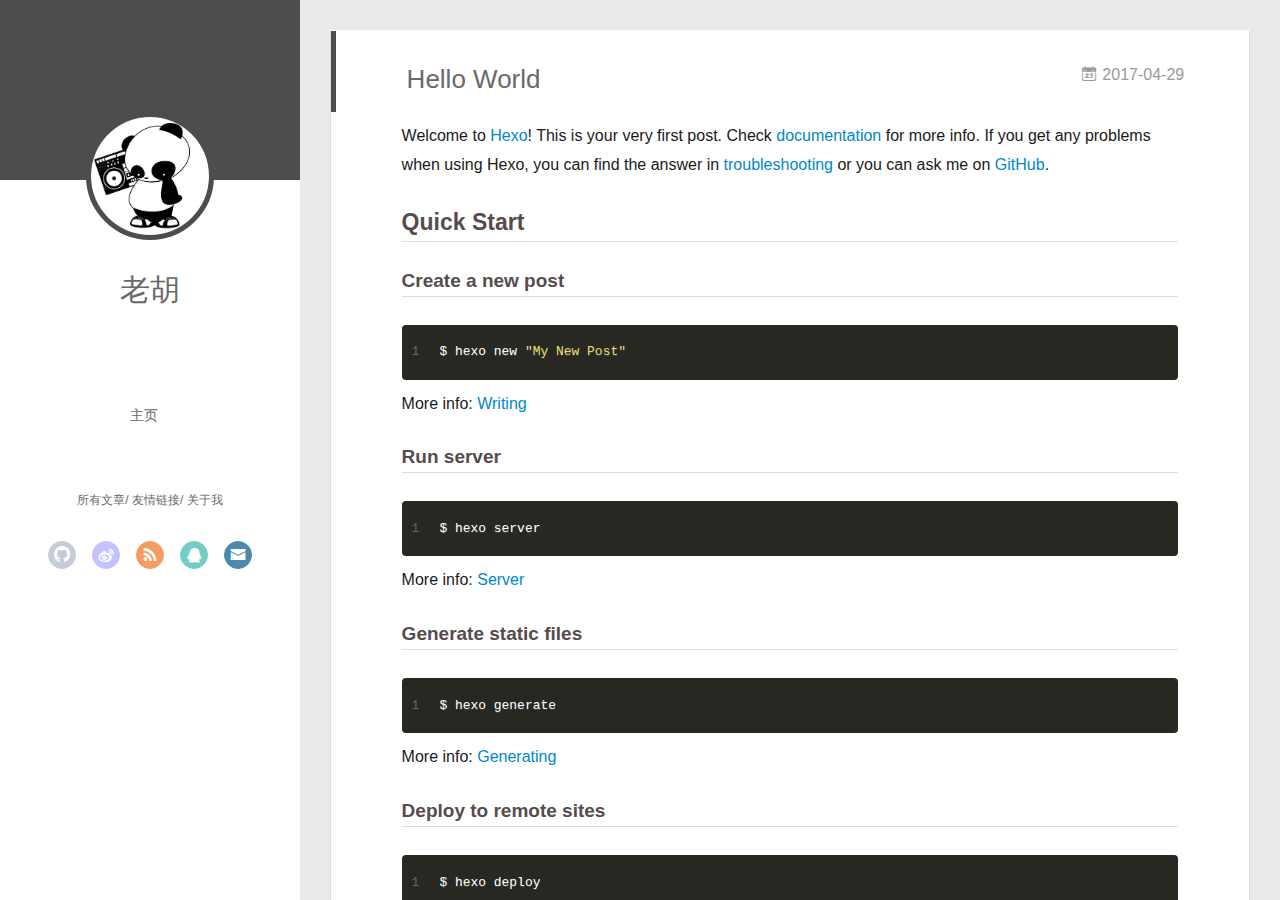
<file: index.html>
<!DOCTYPE html>
<html>
<head>
  <meta charset="utf-8">
  
  <meta name="renderer" content="webkit">
  <meta http-equiv="X-UA-Compatible" content="IE=edge" >
  <link rel="dns-prefetch" href="http://www.superhu.top">
  <title>Laohu&#39;blog</title>
  <meta name="viewport" content="width=device-width, initial-scale=1, maximum-scale=1">
  <meta name="description" content="老胡的闲言碎语">
<meta property="og:type" content="website">
<meta property="og:title" content="Laohu&#39;blog">
<meta property="og:url" content="http://www.superhu.top/index.html">
<meta property="og:site_name" content="Laohu&#39;blog">
<meta property="og:description" content="老胡的闲言碎语">
<meta name="twitter:card" content="summary">
<meta name="twitter:title" content="Laohu&#39;blog">
<meta name="twitter:description" content="老胡的闲言碎语">
  
    <link rel="alternative" href="/atom.xml" title="Laohu&#39;blog" type="application/atom+xml">
  
  
    <link rel="icon" href="/favicon.png">
  
  <link rel="stylesheet" type="text/css" href="/./main.b3331d.css">
  <style type="text/css">
  
    #container.show {
      background: linear-gradient(200deg,#a0cfe4,#e8c37e);
    }
  </style>
  

  

</head>

<body>
  <div id="container" q-class="show:isCtnShow">
    <canvas id="anm-canvas" class="anm-canvas"></canvas>
    <div class="left-col" q-class="show:isShow">
      
<div class="overlay" style="background: #4d4d4d"></div>
<div class="intrude-less">
	<header id="header" class="inner">
		<a href="/" class="profilepic">
			<img src="img/headportrait.jpg" class="js-avatar">
		</a>
		<hgroup>
		  <h1 class="header-author"><a href="/">老胡</a></h1>
		</hgroup>
		

		<nav class="header-menu">
			<ul>
			
				<li><a href="/">主页</a></li>
	        
			</ul>
		</nav>
		<nav class="header-smart-menu">
    		
    			
    			<a q-on="click: openSlider(e, 'innerArchive')" href="javascript:void(0)">所有文章</a>
    			
            
    			
    			<a q-on="click: openSlider(e, 'friends')" href="javascript:void(0)">友情链接</a>
    			
            
    			
    			<a q-on="click: openSlider(e, 'aboutme')" href="javascript:void(0)">关于我</a>
    			
            
		</nav>
		<nav class="header-nav">
			<div class="social">
				
					<a class="github" target="_blank" href="#" title="github"><i class="icon-github"></i></a>
		        
					<a class="weibo" target="_blank" href="#" title="weibo"><i class="icon-weibo"></i></a>
		        
					<a class="rss" target="_blank" href="#" title="rss"><i class="icon-rss"></i></a>
		        
					<a class="QQ" target="_blank" href="/676029437" title="QQ"><i class="icon-QQ"></i></a>
		        
					<a class="mail" target="_blank" href="http://mail.qq.com/cgi-bin/qm_share?t=qm_mailme&email=676029437@qq.com" title="mail"><i class="icon-mail"></i></a>
		        
			</div>
		</nav>
	</header>		
</div>

    </div>
    <div class="mid-col" q-class="show:isShow,hide:isShow|isFalse">
      
<nav id="mobile-nav">
  	<div class="overlay js-overlay" style="background: #4d4d4d"></div>
	<div class="btnctn js-mobile-btnctn">
  		<div class="slider-trigger list" q-on="click: openSlider(e)"><i class="icon icon-sort"></i></div>
	</div>
	<div class="intrude-less">
		<header id="header" class="inner">
			<div class="profilepic">
				<img src="img/headportrait.jpg" class="js-avatar">
			</div>
			<hgroup>
			  <h1 class="header-author js-header-author">老胡</h1>
			</hgroup>
			
			
			
				
			
			
			
			<nav class="header-nav">
				<div class="social">
					
						<a class="github" target="_blank" href="#" title="github"><i class="icon-github"></i></a>
			        
						<a class="weibo" target="_blank" href="#" title="weibo"><i class="icon-weibo"></i></a>
			        
						<a class="rss" target="_blank" href="#" title="rss"><i class="icon-rss"></i></a>
			        
						<a class="QQ" target="_blank" href="/676029437" title="QQ"><i class="icon-QQ"></i></a>
			        
						<a class="mail" target="_blank" href="http://mail.qq.com/cgi-bin/qm_share?t=qm_mailme&email=676029437@qq.com" title="mail"><i class="icon-mail"></i></a>
			        
				</div>
			</nav>

			<nav class="header-menu js-header-menu">
				<ul style="width: 50%">
				
				
					<li style="width: 100%"><a href="/">主页</a></li>
		        
				</ul>
			</nav>
		</header>				
	</div>
	<div class="mobile-mask" style="display:none" q-show="isShow"></div>
</nav>

      <div id="wrapper" class="body-wrap">
        <div class="menu-l">
          <div class="canvas-wrap">
            <canvas data-colors="#eaeaea" data-sectionHeight="100" data-contentId="js-content" id="myCanvas1" class="anm-canvas"></canvas>
          </div>
          <div id="js-content" class="content-ll">
            
  
    <article id="post-hello-world" class="article article-type-post  article-index" itemscope itemprop="blogPost">
  <div class="article-inner">
    
      <header class="article-header">
        
  
    <h1 itemprop="name">
      <a class="article-title" href="/2017/04/29/hello-world/">Hello World</a>
    </h1>
  

        
        <a href="/2017/04/29/hello-world/" class="archive-article-date">
  	<time datetime="2017-04-29T01:33:38.066Z" itemprop="datePublished"><i class="icon-calendar icon"></i>2017-04-29</time>
</a>
        
      </header>
    
    <div class="article-entry" itemprop="articleBody">
      
        <p>Welcome to <a href="https://hexo.io/" target="_blank" rel="external">Hexo</a>! This is your very first post. Check <a href="https://hexo.io/docs/" target="_blank" rel="external">documentation</a> for more info. If you get any problems when using Hexo, you can find the answer in <a href="https://hexo.io/docs/troubleshooting.html" target="_blank" rel="external">troubleshooting</a> or you can ask me on <a href="https://github.com/hexojs/hexo/issues" target="_blank" rel="external">GitHub</a>.</p>
<h2 id="Quick-Start"><a href="#Quick-Start" class="headerlink" title="Quick Start"></a>Quick Start</h2><h3 id="Create-a-new-post"><a href="#Create-a-new-post" class="headerlink" title="Create a new post"></a>Create a new post</h3><figure class="highlight bash"><table><tr><td class="gutter"><pre><div class="line">1</div></pre></td><td class="code"><pre><div class="line">$ hexo new <span class="string">"My New Post"</span></div></pre></td></tr></table></figure>
<p>More info: <a href="https://hexo.io/docs/writing.html" target="_blank" rel="external">Writing</a></p>
<h3 id="Run-server"><a href="#Run-server" class="headerlink" title="Run server"></a>Run server</h3><figure class="highlight bash"><table><tr><td class="gutter"><pre><div class="line">1</div></pre></td><td class="code"><pre><div class="line">$ hexo server</div></pre></td></tr></table></figure>
<p>More info: <a href="https://hexo.io/docs/server.html" target="_blank" rel="external">Server</a></p>
<h3 id="Generate-static-files"><a href="#Generate-static-files" class="headerlink" title="Generate static files"></a>Generate static files</h3><figure class="highlight bash"><table><tr><td class="gutter"><pre><div class="line">1</div></pre></td><td class="code"><pre><div class="line">$ hexo generate</div></pre></td></tr></table></figure>
<p>More info: <a href="https://hexo.io/docs/generating.html" target="_blank" rel="external">Generating</a></p>
<h3 id="Deploy-to-remote-sites"><a href="#Deploy-to-remote-sites" class="headerlink" title="Deploy to remote sites"></a>Deploy to remote sites</h3><figure class="highlight bash"><table><tr><td class="gutter"><pre><div class="line">1</div></pre></td><td class="code"><pre><div class="line">$ hexo deploy</div></pre></td></tr></table></figure>
<p>More info: <a href="https://hexo.io/docs/deployment.html" target="_blank" rel="external">Deployment</a></p>

      

      
    </div>
    <div class="article-info article-info-index">
      
      
      

      
        <p class="article-more-link">
          <a class="article-more-a" href="/2017/04/29/hello-world/">展开全文 >></a>
        </p>
      

      
      <div class="clearfix"></div>
    </div>
  </div>
</article>





  
  


          </div>
        </div>
      </div>
      <footer id="footer">
  <div class="outer">
    <div id="footer-info">
    	<div class="footer-left">
    		&copy; 2017 老胡
    	</div>
      	<div class="footer-right">
      		<a href="http://hexo.io/" target="_blank">Hexo</a>  Theme <a href="https://github.com/litten/hexo-theme-yilia" target="_blank">Yilia</a> by Litten
      	</div>
    </div>
  </div>
</footer>
    </div>
    <script>
	var yiliaConfig = {
		mathjax: false,
		isHome: true,
		isPost: false,
		isArchive: false,
		isTag: false,
		isCategory: false,
		open_in_new: false,
		root: "/",
		innerArchive: true,
		showTags: false
	}
</script>

<script>!function(t){function n(e){if(r[e])return r[e].exports;var i=r[e]={exports:{},id:e,loaded:!1};return t[e].call(i.exports,i,i.exports,n),i.loaded=!0,i.exports}var r={};n.m=t,n.c=r,n.p="./",n(0)}([function(t,n,r){r(194),t.exports=r(190)},function(t,n,r){var e=r(3),i=r(52),o=r(27),u=r(28),c=r(53),f="prototype",a=function(t,n,r){var s,l,h,v,p=t&a.F,d=t&a.G,y=t&a.S,g=t&a.P,b=t&a.B,m=d?e:y?e[n]||(e[n]={}):(e[n]||{})[f],x=d?i:i[n]||(i[n]={}),w=x[f]||(x[f]={});d&&(r=n);for(s in r)l=!p&&m&&void 0!==m[s],h=(l?m:r)[s],v=b&&l?c(h,e):g&&"function"==typeof h?c(Function.call,h):h,m&&u(m,s,h,t&a.U),x[s]!=h&&o(x,s,v),g&&w[s]!=h&&(w[s]=h)};e.core=i,a.F=1,a.G=2,a.S=4,a.P=8,a.B=16,a.W=32,a.U=64,a.R=128,t.exports=a},function(t,n,r){var e=r(6);t.exports=function(t){if(!e(t))throw TypeError(t+" is not an object!");return t}},function(t,n){var r=t.exports="undefined"!=typeof window&&window.Math==Math?window:"undefined"!=typeof self&&self.Math==Math?self:Function("return this")();"number"==typeof __g&&(__g=r)},function(t,n){t.exports=function(t){try{return!!t()}catch(t){return!0}}},function(t,n){var r=t.exports="undefined"!=typeof window&&window.Math==Math?window:"undefined"!=typeof self&&self.Math==Math?self:Function("return this")();"number"==typeof __g&&(__g=r)},function(t,n){t.exports=function(t){return"object"==typeof t?null!==t:"function"==typeof t}},function(t,n,r){var e=r(126)("wks"),i=r(76),o=r(3).Symbol,u="function"==typeof o;(t.exports=function(t){return e[t]||(e[t]=u&&o[t]||(u?o:i)("Symbol."+t))}).store=e},function(t,n){var r={}.hasOwnProperty;t.exports=function(t,n){return r.call(t,n)}},function(t,n,r){var e=r(94),i=r(33);t.exports=function(t){return e(i(t))}},function(t,n,r){t.exports=!r(4)(function(){return 7!=Object.defineProperty({},"a",{get:function(){return 7}}).a})},function(t,n,r){var e=r(2),i=r(167),o=r(50),u=Object.defineProperty;n.f=r(10)?Object.defineProperty:function(t,n,r){if(e(t),n=o(n,!0),e(r),i)try{return u(t,n,r)}catch(t){}if("get"in r||"set"in r)throw TypeError("Accessors not supported!");return"value"in r&&(t[n]=r.value),t}},function(t,n,r){t.exports=!r(18)(function(){return 7!=Object.defineProperty({},"a",{get:function(){return 7}}).a})},function(t,n,r){var e=r(14),i=r(22);t.exports=r(12)?function(t,n,r){return e.f(t,n,i(1,r))}:function(t,n,r){return t[n]=r,t}},function(t,n,r){var e=r(20),i=r(58),o=r(42),u=Object.defineProperty;n.f=r(12)?Object.defineProperty:function(t,n,r){if(e(t),n=o(n,!0),e(r),i)try{return u(t,n,r)}catch(t){}if("get"in r||"set"in r)throw TypeError("Accessors not supported!");return"value"in r&&(t[n]=r.value),t}},function(t,n,r){var e=r(40)("wks"),i=r(23),o=r(5).Symbol,u="function"==typeof o;(t.exports=function(t){return e[t]||(e[t]=u&&o[t]||(u?o:i)("Symbol."+t))}).store=e},function(t,n,r){var e=r(67),i=Math.min;t.exports=function(t){return t>0?i(e(t),9007199254740991):0}},function(t,n,r){var e=r(46);t.exports=function(t){return Object(e(t))}},function(t,n){t.exports=function(t){try{return!!t()}catch(t){return!0}}},function(t,n,r){var e=r(63),i=r(34);t.exports=Object.keys||function(t){return e(t,i)}},function(t,n,r){var e=r(21);t.exports=function(t){if(!e(t))throw TypeError(t+" is not an object!");return t}},function(t,n){t.exports=function(t){return"object"==typeof t?null!==t:"function"==typeof t}},function(t,n){t.exports=function(t,n){return{enumerable:!(1&t),configurable:!(2&t),writable:!(4&t),value:n}}},function(t,n){var r=0,e=Math.random();t.exports=function(t){return"Symbol(".concat(void 0===t?"":t,")_",(++r+e).toString(36))}},function(t,n){var r={}.hasOwnProperty;t.exports=function(t,n){return r.call(t,n)}},function(t,n){var r=t.exports={version:"2.4.0"};"number"==typeof __e&&(__e=r)},function(t,n){t.exports=function(t){if("function"!=typeof t)throw TypeError(t+" is not a function!");return t}},function(t,n,r){var e=r(11),i=r(66);t.exports=r(10)?function(t,n,r){return e.f(t,n,i(1,r))}:function(t,n,r){return t[n]=r,t}},function(t,n,r){var e=r(3),i=r(27),o=r(24),u=r(76)("src"),c="toString",f=Function[c],a=(""+f).split(c);r(52).inspectSource=function(t){return f.call(t)},(t.exports=function(t,n,r,c){var f="function"==typeof r;f&&(o(r,"name")||i(r,"name",n)),t[n]!==r&&(f&&(o(r,u)||i(r,u,t[n]?""+t[n]:a.join(String(n)))),t===e?t[n]=r:c?t[n]?t[n]=r:i(t,n,r):(delete t[n],i(t,n,r)))})(Function.prototype,c,function(){return"function"==typeof this&&this[u]||f.call(this)})},function(t,n,r){var e=r(1),i=r(4),o=r(46),u=function(t,n,r,e){var i=String(o(t)),u="<"+n;return""!==r&&(u+=" "+r+'="'+String(e).replace(/"/g,"&quot;")+'"'),u+">"+i+"</"+n+">"};t.exports=function(t,n){var r={};r[t]=n(u),e(e.P+e.F*i(function(){var n=""[t]('"');return n!==n.toLowerCase()||n.split('"').length>3}),"String",r)}},function(t,n,r){var e=r(115),i=r(46);t.exports=function(t){return e(i(t))}},function(t,n,r){var e=r(116),i=r(66),o=r(30),u=r(50),c=r(24),f=r(167),a=Object.getOwnPropertyDescriptor;n.f=r(10)?a:function(t,n){if(t=o(t),n=u(n,!0),f)try{return a(t,n)}catch(t){}if(c(t,n))return i(!e.f.call(t,n),t[n])}},function(t,n,r){var e=r(24),i=r(17),o=r(145)("IE_PROTO"),u=Object.prototype;t.exports=Object.getPrototypeOf||function(t){return t=i(t),e(t,o)?t[o]:"function"==typeof t.constructor&&t instanceof t.constructor?t.constructor.prototype:t instanceof Object?u:null}},function(t,n){t.exports=function(t){if(void 0==t)throw TypeError("Can't call method on  "+t);return t}},function(t,n){t.exports="constructor,hasOwnProperty,isPrototypeOf,propertyIsEnumerable,toLocaleString,toString,valueOf".split(",")},function(t,n){t.exports={}},function(t,n){t.exports=!0},function(t,n){n.f={}.propertyIsEnumerable},function(t,n,r){var e=r(14).f,i=r(8),o=r(15)("toStringTag");t.exports=function(t,n,r){t&&!i(t=r?t:t.prototype,o)&&e(t,o,{configurable:!0,value:n})}},function(t,n,r){var e=r(40)("keys"),i=r(23);t.exports=function(t){return e[t]||(e[t]=i(t))}},function(t,n,r){var e=r(5),i="__core-js_shared__",o=e[i]||(e[i]={});t.exports=function(t){return o[t]||(o[t]={})}},function(t,n){var r=Math.ceil,e=Math.floor;t.exports=function(t){return isNaN(t=+t)?0:(t>0?e:r)(t)}},function(t,n,r){var e=r(21);t.exports=function(t,n){if(!e(t))return t;var r,i;if(n&&"function"==typeof(r=t.toString)&&!e(i=r.call(t)))return i;if("function"==typeof(r=t.valueOf)&&!e(i=r.call(t)))return i;if(!n&&"function"==typeof(r=t.toString)&&!e(i=r.call(t)))return i;throw TypeError("Can't convert object to primitive value")}},function(t,n,r){var e=r(5),i=r(25),o=r(36),u=r(44),c=r(14).f;t.exports=function(t){var n=i.Symbol||(i.Symbol=o?{}:e.Symbol||{});"_"==t.charAt(0)||t in n||c(n,t,{value:u.f(t)})}},function(t,n,r){n.f=r(15)},function(t,n){var r={}.toString;t.exports=function(t){return r.call(t).slice(8,-1)}},function(t,n){t.exports=function(t){if(void 0==t)throw TypeError("Can't call method on  "+t);return t}},function(t,n,r){var e=r(4);t.exports=function(t,n){return!!t&&e(function(){n?t.call(null,function(){},1):t.call(null)})}},function(t,n,r){var e=r(53),i=r(115),o=r(17),u=r(16),c=r(202);t.exports=function(t,n){var r=1==t,f=2==t,a=3==t,s=4==t,l=6==t,h=5==t||l,v=n||c;return function(n,c,p){for(var d,y,g=o(n),b=i(g),m=e(c,p,3),x=u(b.length),w=0,S=r?v(n,x):f?v(n,0):void 0;x>w;w++)if((h||w in b)&&(d=b[w],y=m(d,w,g),t))if(r)S[w]=y;else if(y)switch(t){case 3:return!0;case 5:return d;case 6:return w;case 2:S.push(d)}else if(s)return!1;return l?-1:a||s?s:S}}},function(t,n,r){var e=r(1),i=r(52),o=r(4);t.exports=function(t,n){var r=(i.Object||{})[t]||Object[t],u={};u[t]=n(r),e(e.S+e.F*o(function(){r(1)}),"Object",u)}},function(t,n,r){var e=r(6);t.exports=function(t,n){if(!e(t))return t;var r,i;if(n&&"function"==typeof(r=t.toString)&&!e(i=r.call(t)))return i;if("function"==typeof(r=t.valueOf)&&!e(i=r.call(t)))return i;if(!n&&"function"==typeof(r=t.toString)&&!e(i=r.call(t)))return i;throw TypeError("Can't convert object to primitive value")}},function(t,n,r){var e=r(5),i=r(25),o=r(91),u=r(13),c="prototype",f=function(t,n,r){var a,s,l,h=t&f.F,v=t&f.G,p=t&f.S,d=t&f.P,y=t&f.B,g=t&f.W,b=v?i:i[n]||(i[n]={}),m=b[c],x=v?e:p?e[n]:(e[n]||{})[c];v&&(r=n);for(a in r)(s=!h&&x&&void 0!==x[a])&&a in b||(l=s?x[a]:r[a],b[a]=v&&"function"!=typeof x[a]?r[a]:y&&s?o(l,e):g&&x[a]==l?function(t){var n=function(n,r,e){if(this instanceof t){switch(arguments.length){case 0:return new t;case 1:return new t(n);case 2:return new t(n,r)}return new t(n,r,e)}return t.apply(this,arguments)};return n[c]=t[c],n}(l):d&&"function"==typeof l?o(Function.call,l):l,d&&((b.virtual||(b.virtual={}))[a]=l,t&f.R&&m&&!m[a]&&u(m,a,l)))};f.F=1,f.G=2,f.S=4,f.P=8,f.B=16,f.W=32,f.U=64,f.R=128,t.exports=f},function(t,n){var r=t.exports={version:"2.4.0"};"number"==typeof __e&&(__e=r)},function(t,n,r){var e=r(26);t.exports=function(t,n,r){if(e(t),void 0===n)return t;switch(r){case 1:return function(r){return t.call(n,r)};case 2:return function(r,e){return t.call(n,r,e)};case 3:return function(r,e,i){return t.call(n,r,e,i)}}return function(){return t.apply(n,arguments)}}},function(t,n,r){var e=r(183),i=r(1),o=r(126)("metadata"),u=o.store||(o.store=new(r(186))),c=function(t,n,r){var i=u.get(t);if(!i){if(!r)return;u.set(t,i=new e)}var o=i.get(n);if(!o){if(!r)return;i.set(n,o=new e)}return o},f=function(t,n,r){var e=c(n,r,!1);return void 0!==e&&e.has(t)},a=function(t,n,r){var e=c(n,r,!1);return void 0===e?void 0:e.get(t)},s=function(t,n,r,e){c(r,e,!0).set(t,n)},l=function(t,n){var r=c(t,n,!1),e=[];return r&&r.forEach(function(t,n){e.push(n)}),e},h=function(t){return void 0===t||"symbol"==typeof t?t:String(t)},v=function(t){i(i.S,"Reflect",t)};t.exports={store:u,map:c,has:f,get:a,set:s,keys:l,key:h,exp:v}},function(t,n,r){"use strict";if(r(10)){var e=r(69),i=r(3),o=r(4),u=r(1),c=r(127),f=r(152),a=r(53),s=r(68),l=r(66),h=r(27),v=r(73),p=r(67),d=r(16),y=r(75),g=r(50),b=r(24),m=r(180),x=r(114),w=r(6),S=r(17),_=r(137),O=r(70),E=r(32),P=r(71).f,j=r(154),F=r(76),M=r(7),A=r(48),N=r(117),T=r(146),I=r(155),k=r(80),L=r(123),R=r(74),C=r(130),D=r(160),U=r(11),W=r(31),G=U.f,B=W.f,V=i.RangeError,z=i.TypeError,q=i.Uint8Array,K="ArrayBuffer",J="Shared"+K,Y="BYTES_PER_ELEMENT",H="prototype",$=Array[H],X=f.ArrayBuffer,Q=f.DataView,Z=A(0),tt=A(2),nt=A(3),rt=A(4),et=A(5),it=A(6),ot=N(!0),ut=N(!1),ct=I.values,ft=I.keys,at=I.entries,st=$.lastIndexOf,lt=$.reduce,ht=$.reduceRight,vt=$.join,pt=$.sort,dt=$.slice,yt=$.toString,gt=$.toLocaleString,bt=M("iterator"),mt=M("toStringTag"),xt=F("typed_constructor"),wt=F("def_constructor"),St=c.CONSTR,_t=c.TYPED,Ot=c.VIEW,Et="Wrong length!",Pt=A(1,function(t,n){return Tt(T(t,t[wt]),n)}),jt=o(function(){return 1===new q(new Uint16Array([1]).buffer)[0]}),Ft=!!q&&!!q[H].set&&o(function(){new q(1).set({})}),Mt=function(t,n){if(void 0===t)throw z(Et);var r=+t,e=d(t);if(n&&!m(r,e))throw V(Et);return e},At=function(t,n){var r=p(t);if(r<0||r%n)throw V("Wrong offset!");return r},Nt=function(t){if(w(t)&&_t in t)return t;throw z(t+" is not a typed array!")},Tt=function(t,n){if(!(w(t)&&xt in t))throw z("It is not a typed array constructor!");return new t(n)},It=function(t,n){return kt(T(t,t[wt]),n)},kt=function(t,n){for(var r=0,e=n.length,i=Tt(t,e);e>r;)i[r]=n[r++];return i},Lt=function(t,n,r){G(t,n,{get:function(){return this._d[r]}})},Rt=function(t){var n,r,e,i,o,u,c=S(t),f=arguments.length,s=f>1?arguments[1]:void 0,l=void 0!==s,h=j(c);if(void 0!=h&&!_(h)){for(u=h.call(c),e=[],n=0;!(o=u.next()).done;n++)e.push(o.value);c=e}for(l&&f>2&&(s=a(s,arguments[2],2)),n=0,r=d(c.length),i=Tt(this,r);r>n;n++)i[n]=l?s(c[n],n):c[n];return i},Ct=function(){for(var t=0,n=arguments.length,r=Tt(this,n);n>t;)r[t]=arguments[t++];return r},Dt=!!q&&o(function(){gt.call(new q(1))}),Ut=function(){return gt.apply(Dt?dt.call(Nt(this)):Nt(this),arguments)},Wt={copyWithin:function(t,n){return D.call(Nt(this),t,n,arguments.length>2?arguments[2]:void 0)},every:function(t){return rt(Nt(this),t,arguments.length>1?arguments[1]:void 0)},fill:function(t){return C.apply(Nt(this),arguments)},filter:function(t){return It(this,tt(Nt(this),t,arguments.length>1?arguments[1]:void 0))},find:function(t){return et(Nt(this),t,arguments.length>1?arguments[1]:void 0)},findIndex:function(t){return it(Nt(this),t,arguments.length>1?arguments[1]:void 0)},forEach:function(t){Z(Nt(this),t,arguments.length>1?arguments[1]:void 0)},indexOf:function(t){return ut(Nt(this),t,arguments.length>1?arguments[1]:void 0)},includes:function(t){return ot(Nt(this),t,arguments.length>1?arguments[1]:void 0)},join:function(t){return vt.apply(Nt(this),arguments)},lastIndexOf:function(t){return st.apply(Nt(this),arguments)},map:function(t){return Pt(Nt(this),t,arguments.length>1?arguments[1]:void 0)},reduce:function(t){return lt.apply(Nt(this),arguments)},reduceRight:function(t){return ht.apply(Nt(this),arguments)},reverse:function(){for(var t,n=this,r=Nt(n).length,e=Math.floor(r/2),i=0;i<e;)t=n[i],n[i++]=n[--r],n[r]=t;return n},some:function(t){return nt(Nt(this),t,arguments.length>1?arguments[1]:void 0)},sort:function(t){return pt.call(Nt(this),t)},subarray:function(t,n){var r=Nt(this),e=r.length,i=y(t,e);return new(T(r,r[wt]))(r.buffer,r.byteOffset+i*r.BYTES_PER_ELEMENT,d((void 0===n?e:y(n,e))-i))}},Gt=function(t,n){return It(this,dt.call(Nt(this),t,n))},Bt=function(t){Nt(this);var n=At(arguments[1],1),r=this.length,e=S(t),i=d(e.length),o=0;if(i+n>r)throw V(Et);for(;o<i;)this[n+o]=e[o++]},Vt={entries:function(){return at.call(Nt(this))},keys:function(){return ft.call(Nt(this))},values:function(){return ct.call(Nt(this))}},zt=function(t,n){return w(t)&&t[_t]&&"symbol"!=typeof n&&n in t&&String(+n)==String(n)},qt=function(t,n){return zt(t,n=g(n,!0))?l(2,t[n]):B(t,n)},Kt=function(t,n,r){return!(zt(t,n=g(n,!0))&&w(r)&&b(r,"value"))||b(r,"get")||b(r,"set")||r.configurable||b(r,"writable")&&!r.writable||b(r,"enumerable")&&!r.enumerable?G(t,n,r):(t[n]=r.value,t)};St||(W.f=qt,U.f=Kt),u(u.S+u.F*!St,"Object",{getOwnPropertyDescriptor:qt,defineProperty:Kt}),o(function(){yt.call({})})&&(yt=gt=function(){return vt.call(this)});var Jt=v({},Wt);v(Jt,Vt),h(Jt,bt,Vt.values),v(Jt,{slice:Gt,set:Bt,constructor:function(){},toString:yt,toLocaleString:Ut}),Lt(Jt,"buffer","b"),Lt(Jt,"byteOffset","o"),Lt(Jt,"byteLength","l"),Lt(Jt,"length","e"),G(Jt,mt,{get:function(){return this[_t]}}),t.exports=function(t,n,r,f){f=!!f;var a=t+(f?"Clamped":"")+"Array",l="Uint8Array"!=a,v="get"+t,p="set"+t,y=i[a],g=y||{},b=y&&E(y),m=!y||!c.ABV,S={},_=y&&y[H],j=function(t,r){var e=t._d;return e.v[v](r*n+e.o,jt)},F=function(t,r,e){var i=t._d;f&&(e=(e=Math.round(e))<0?0:e>255?255:255&e),i.v[p](r*n+i.o,e,jt)},M=function(t,n){G(t,n,{get:function(){return j(this,n)},set:function(t){return F(this,n,t)},enumerable:!0})};m?(y=r(function(t,r,e,i){s(t,y,a,"_d");var o,u,c,f,l=0,v=0;if(w(r)){if(!(r instanceof X||(f=x(r))==K||f==J))return _t in r?kt(y,r):Rt.call(y,r);o=r,v=At(e,n);var p=r.byteLength;if(void 0===i){if(p%n)throw V(Et);if((u=p-v)<0)throw V(Et)}else if((u=d(i)*n)+v>p)throw V(Et);c=u/n}else c=Mt(r,!0),u=c*n,o=new X(u);for(h(t,"_d",{b:o,o:v,l:u,e:c,v:new Q(o)});l<c;)M(t,l++)}),_=y[H]=O(Jt),h(_,"constructor",y)):L(function(t){new y(null),new y(t)},!0)||(y=r(function(t,r,e,i){s(t,y,a);var o;return w(r)?r instanceof X||(o=x(r))==K||o==J?void 0!==i?new g(r,At(e,n),i):void 0!==e?new g(r,At(e,n)):new g(r):_t in r?kt(y,r):Rt.call(y,r):new g(Mt(r,l))}),Z(b!==Function.prototype?P(g).concat(P(b)):P(g),function(t){t in y||h(y,t,g[t])}),y[H]=_,e||(_.constructor=y));var A=_[bt],N=!!A&&("values"==A.name||void 0==A.name),T=Vt.values;h(y,xt,!0),h(_,_t,a),h(_,Ot,!0),h(_,wt,y),(f?new y(1)[mt]==a:mt in _)||G(_,mt,{get:function(){return a}}),S[a]=y,u(u.G+u.W+u.F*(y!=g),S),u(u.S,a,{BYTES_PER_ELEMENT:n,from:Rt,of:Ct}),Y in _||h(_,Y,n),u(u.P,a,Wt),R(a),u(u.P+u.F*Ft,a,{set:Bt}),u(u.P+u.F*!N,a,Vt),u(u.P+u.F*(_.toString!=yt),a,{toString:yt}),u(u.P+u.F*o(function(){new y(1).slice()}),a,{slice:Gt}),u(u.P+u.F*(o(function(){return[1,2].toLocaleString()!=new y([1,2]).toLocaleString()})||!o(function(){_.toLocaleString.call([1,2])})),a,{toLocaleString:Ut}),k[a]=N?A:T,e||N||h(_,bt,T)}}else t.exports=function(){}},function(t,n){var r={}.toString;t.exports=function(t){return r.call(t).slice(8,-1)}},function(t,n,r){var e=r(21),i=r(5).document,o=e(i)&&e(i.createElement);t.exports=function(t){return o?i.createElement(t):{}}},function(t,n,r){t.exports=!r(12)&&!r(18)(function(){return 7!=Object.defineProperty(r(57)("div"),"a",{get:function(){return 7}}).a})},function(t,n,r){"use strict";var e=r(36),i=r(51),o=r(64),u=r(13),c=r(8),f=r(35),a=r(96),s=r(38),l=r(103),h=r(15)("iterator"),v=!([].keys&&"next"in[].keys()),p="keys",d="values",y=function(){return this};t.exports=function(t,n,r,g,b,m,x){a(r,n,g);var w,S,_,O=function(t){if(!v&&t in F)return F[t];switch(t){case p:case d:return function(){return new r(this,t)}}return function(){return new r(this,t)}},E=n+" Iterator",P=b==d,j=!1,F=t.prototype,M=F[h]||F["@@iterator"]||b&&F[b],A=M||O(b),N=b?P?O("entries"):A:void 0,T="Array"==n?F.entries||M:M;if(T&&(_=l(T.call(new t)))!==Object.prototype&&(s(_,E,!0),e||c(_,h)||u(_,h,y)),P&&M&&M.name!==d&&(j=!0,A=function(){return M.call(this)}),e&&!x||!v&&!j&&F[h]||u(F,h,A),f[n]=A,f[E]=y,b)if(w={values:P?A:O(d),keys:m?A:O(p),entries:N},x)for(S in w)S in F||o(F,S,w[S]);else i(i.P+i.F*(v||j),n,w);return w}},function(t,n,r){var e=r(20),i=r(100),o=r(34),u=r(39)("IE_PROTO"),c=function(){},f="prototype",a=function(){var t,n=r(57)("iframe"),e=o.length;for(n.style.display="none",r(93).appendChild(n),n.src="javascript:",t=n.contentWindow.document,t.open(),t.write("<script>document.F=Object<\/script>"),t.close(),a=t.F;e--;)delete a[f][o[e]];return a()};t.exports=Object.create||function(t,n){var r;return null!==t?(c[f]=e(t),r=new c,c[f]=null,r[u]=t):r=a(),void 0===n?r:i(r,n)}},function(t,n,r){var e=r(63),i=r(34).concat("length","prototype");n.f=Object.getOwnPropertyNames||function(t){return e(t,i)}},function(t,n){n.f=Object.getOwnPropertySymbols},function(t,n,r){var e=r(8),i=r(9),o=r(90)(!1),u=r(39)("IE_PROTO");t.exports=function(t,n){var r,c=i(t),f=0,a=[];for(r in c)r!=u&&e(c,r)&&a.push(r);for(;n.length>f;)e(c,r=n[f++])&&(~o(a,r)||a.push(r));return a}},function(t,n,r){t.exports=r(13)},function(t,n,r){var e=r(76)("meta"),i=r(6),o=r(24),u=r(11).f,c=0,f=Object.isExtensible||function(){return!0},a=!r(4)(function(){return f(Object.preventExtensions({}))}),s=function(t){u(t,e,{value:{i:"O"+ ++c,w:{}}})},l=function(t,n){if(!i(t))return"symbol"==typeof t?t:("string"==typeof t?"S":"P")+t;if(!o(t,e)){if(!f(t))return"F";if(!n)return"E";s(t)}return t[e].i},h=function(t,n){if(!o(t,e)){if(!f(t))return!0;if(!n)return!1;s(t)}return t[e].w},v=function(t){return a&&p.NEED&&f(t)&&!o(t,e)&&s(t),t},p=t.exports={KEY:e,NEED:!1,fastKey:l,getWeak:h,onFreeze:v}},function(t,n){t.exports=function(t,n){return{enumerable:!(1&t),configurable:!(2&t),writable:!(4&t),value:n}}},function(t,n){var r=Math.ceil,e=Math.floor;t.exports=function(t){return isNaN(t=+t)?0:(t>0?e:r)(t)}},function(t,n){t.exports=function(t,n,r,e){if(!(t instanceof n)||void 0!==e&&e in t)throw TypeError(r+": incorrect invocation!");return t}},function(t,n){t.exports=!1},function(t,n,r){var e=r(2),i=r(173),o=r(133),u=r(145)("IE_PROTO"),c=function(){},f="prototype",a=function(){var t,n=r(132)("iframe"),e=o.length;for(n.style.display="none",r(135).appendChild(n),n.src="javascript:",t=n.contentWindow.document,t.open(),t.write("<script>document.F=Object<\/script>"),t.close(),a=t.F;e--;)delete a[f][o[e]];return a()};t.exports=Object.create||function(t,n){var r;return null!==t?(c[f]=e(t),r=new c,c[f]=null,r[u]=t):r=a(),void 0===n?r:i(r,n)}},function(t,n,r){var e=r(175),i=r(133).concat("length","prototype");n.f=Object.getOwnPropertyNames||function(t){return e(t,i)}},function(t,n,r){var e=r(175),i=r(133);t.exports=Object.keys||function(t){return e(t,i)}},function(t,n,r){var e=r(28);t.exports=function(t,n,r){for(var i in n)e(t,i,n[i],r);return t}},function(t,n,r){"use strict";var e=r(3),i=r(11),o=r(10),u=r(7)("species");t.exports=function(t){var n=e[t];o&&n&&!n[u]&&i.f(n,u,{configurable:!0,get:function(){return this}})}},function(t,n,r){var e=r(67),i=Math.max,o=Math.min;t.exports=function(t,n){return t=e(t),t<0?i(t+n,0):o(t,n)}},function(t,n){var r=0,e=Math.random();t.exports=function(t){return"Symbol(".concat(void 0===t?"":t,")_",(++r+e).toString(36))}},function(t,n,r){var e=r(33);t.exports=function(t){return Object(e(t))}},function(t,n,r){var e=r(7)("unscopables"),i=Array.prototype;void 0==i[e]&&r(27)(i,e,{}),t.exports=function(t){i[e][t]=!0}},function(t,n,r){var e=r(53),i=r(169),o=r(137),u=r(2),c=r(16),f=r(154),a={},s={},n=t.exports=function(t,n,r,l,h){var v,p,d,y,g=h?function(){return t}:f(t),b=e(r,l,n?2:1),m=0;if("function"!=typeof g)throw TypeError(t+" is not iterable!");if(o(g)){for(v=c(t.length);v>m;m++)if((y=n?b(u(p=t[m])[0],p[1]):b(t[m]))===a||y===s)return y}else for(d=g.call(t);!(p=d.next()).done;)if((y=i(d,b,p.value,n))===a||y===s)return y};n.BREAK=a,n.RETURN=s},function(t,n){t.exports={}},function(t,n,r){var e=r(11).f,i=r(24),o=r(7)("toStringTag");t.exports=function(t,n,r){t&&!i(t=r?t:t.prototype,o)&&e(t,o,{configurable:!0,value:n})}},function(t,n,r){var e=r(1),i=r(46),o=r(4),u=r(150),c="["+u+"]",f="​",a=RegExp("^"+c+c+"*"),s=RegExp(c+c+"*$"),l=function(t,n,r){var i={},c=o(function(){return!!u[t]()||f[t]()!=f}),a=i[t]=c?n(h):u[t];r&&(i[r]=a),e(e.P+e.F*c,"String",i)},h=l.trim=function(t,n){return t=String(i(t)),1&n&&(t=t.replace(a,"")),2&n&&(t=t.replace(s,"")),t};t.exports=l},function(t,n,r){t.exports={default:r(86),__esModule:!0}},function(t,n,r){t.exports={default:r(87),__esModule:!0}},function(t,n,r){"use strict";function e(t){return t&&t.__esModule?t:{default:t}}n.__esModule=!0;var i=r(84),o=e(i),u=r(83),c=e(u),f="function"==typeof c.default&&"symbol"==typeof o.default?function(t){return typeof t}:function(t){return t&&"function"==typeof c.default&&t.constructor===c.default&&t!==c.default.prototype?"symbol":typeof t};n.default="function"==typeof c.default&&"symbol"===f(o.default)?function(t){return void 0===t?"undefined":f(t)}:function(t){return t&&"function"==typeof c.default&&t.constructor===c.default&&t!==c.default.prototype?"symbol":void 0===t?"undefined":f(t)}},function(t,n,r){r(110),r(108),r(111),r(112),t.exports=r(25).Symbol},function(t,n,r){r(109),r(113),t.exports=r(44).f("iterator")},function(t,n){t.exports=function(t){if("function"!=typeof t)throw TypeError(t+" is not a function!");return t}},function(t,n){t.exports=function(){}},function(t,n,r){var e=r(9),i=r(106),o=r(105);t.exports=function(t){return function(n,r,u){var c,f=e(n),a=i(f.length),s=o(u,a);if(t&&r!=r){for(;a>s;)if((c=f[s++])!=c)return!0}else for(;a>s;s++)if((t||s in f)&&f[s]===r)return t||s||0;return!t&&-1}}},function(t,n,r){var e=r(88);t.exports=function(t,n,r){if(e(t),void 0===n)return t;switch(r){case 1:return function(r){return t.call(n,r)};case 2:return function(r,e){return t.call(n,r,e)};case 3:return function(r,e,i){return t.call(n,r,e,i)}}return function(){return t.apply(n,arguments)}}},function(t,n,r){var e=r(19),i=r(62),o=r(37);t.exports=function(t){var n=e(t),r=i.f;if(r)for(var u,c=r(t),f=o.f,a=0;c.length>a;)f.call(t,u=c[a++])&&n.push(u);return n}},function(t,n,r){t.exports=r(5).document&&document.documentElement},function(t,n,r){var e=r(56);t.exports=Object("z").propertyIsEnumerable(0)?Object:function(t){return"String"==e(t)?t.split(""):Object(t)}},function(t,n,r){var e=r(56);t.exports=Array.isArray||function(t){return"Array"==e(t)}},function(t,n,r){"use strict";var e=r(60),i=r(22),o=r(38),u={};r(13)(u,r(15)("iterator"),function(){return this}),t.exports=function(t,n,r){t.prototype=e(u,{next:i(1,r)}),o(t,n+" Iterator")}},function(t,n){t.exports=function(t,n){return{value:n,done:!!t}}},function(t,n,r){var e=r(19),i=r(9);t.exports=function(t,n){for(var r,o=i(t),u=e(o),c=u.length,f=0;c>f;)if(o[r=u[f++]]===n)return r}},function(t,n,r){var e=r(23)("meta"),i=r(21),o=r(8),u=r(14).f,c=0,f=Object.isExtensible||function(){return!0},a=!r(18)(function(){return f(Object.preventExtensions({}))}),s=function(t){u(t,e,{value:{i:"O"+ ++c,w:{}}})},l=function(t,n){if(!i(t))return"symbol"==typeof t?t:("string"==typeof t?"S":"P")+t;if(!o(t,e)){if(!f(t))return"F";if(!n)return"E";s(t)}return t[e].i},h=function(t,n){if(!o(t,e)){if(!f(t))return!0;if(!n)return!1;s(t)}return t[e].w},v=function(t){return a&&p.NEED&&f(t)&&!o(t,e)&&s(t),t},p=t.exports={KEY:e,NEED:!1,fastKey:l,getWeak:h,onFreeze:v}},function(t,n,r){var e=r(14),i=r(20),o=r(19);t.exports=r(12)?Object.defineProperties:function(t,n){i(t);for(var r,u=o(n),c=u.length,f=0;c>f;)e.f(t,r=u[f++],n[r]);return t}},function(t,n,r){var e=r(37),i=r(22),o=r(9),u=r(42),c=r(8),f=r(58),a=Object.getOwnPropertyDescriptor;n.f=r(12)?a:function(t,n){if(t=o(t),n=u(n,!0),f)try{return a(t,n)}catch(t){}if(c(t,n))return i(!e.f.call(t,n),t[n])}},function(t,n,r){var e=r(9),i=r(61).f,o={}.toString,u="object"==typeof window&&window&&Object.getOwnPropertyNames?Object.getOwnPropertyNames(window):[],c=function(t){try{return i(t)}catch(t){return u.slice()}};t.exports.f=function(t){return u&&"[object Window]"==o.call(t)?c(t):i(e(t))}},function(t,n,r){var e=r(8),i=r(77),o=r(39)("IE_PROTO"),u=Object.prototype;t.exports=Object.getPrototypeOf||function(t){return t=i(t),e(t,o)?t[o]:"function"==typeof t.constructor&&t instanceof t.constructor?t.constructor.prototype:t instanceof Object?u:null}},function(t,n,r){var e=r(41),i=r(33);t.exports=function(t){return function(n,r){var o,u,c=String(i(n)),f=e(r),a=c.length;return f<0||f>=a?t?"":void 0:(o=c.charCodeAt(f),o<55296||o>56319||f+1===a||(u=c.charCodeAt(f+1))<56320||u>57343?t?c.charAt(f):o:t?c.slice(f,f+2):u-56320+(o-55296<<10)+65536)}}},function(t,n,r){var e=r(41),i=Math.max,o=Math.min;t.exports=function(t,n){return t=e(t),t<0?i(t+n,0):o(t,n)}},function(t,n,r){var e=r(41),i=Math.min;t.exports=function(t){return t>0?i(e(t),9007199254740991):0}},function(t,n,r){"use strict";var e=r(89),i=r(97),o=r(35),u=r(9);t.exports=r(59)(Array,"Array",function(t,n){this._t=u(t),this._i=0,this._k=n},function(){var t=this._t,n=this._k,r=this._i++;return!t||r>=t.length?(this._t=void 0,i(1)):"keys"==n?i(0,r):"values"==n?i(0,t[r]):i(0,[r,t[r]])},"values"),o.Arguments=o.Array,e("keys"),e("values"),e("entries")},function(t,n){},function(t,n,r){"use strict";var e=r(104)(!0);r(59)(String,"String",function(t){this._t=String(t),this._i=0},function(){var t,n=this._t,r=this._i;return r>=n.length?{value:void 0,done:!0}:(t=e(n,r),this._i+=t.length,{value:t,done:!1})})},function(t,n,r){"use strict";var e=r(5),i=r(8),o=r(12),u=r(51),c=r(64),f=r(99).KEY,a=r(18),s=r(40),l=r(38),h=r(23),v=r(15),p=r(44),d=r(43),y=r(98),g=r(92),b=r(95),m=r(20),x=r(9),w=r(42),S=r(22),_=r(60),O=r(102),E=r(101),P=r(14),j=r(19),F=E.f,M=P.f,A=O.f,N=e.Symbol,T=e.JSON,I=T&&T.stringify,k="prototype",L=v("_hidden"),R=v("toPrimitive"),C={}.propertyIsEnumerable,D=s("symbol-registry"),U=s("symbols"),W=s("op-symbols"),G=Object[k],B="function"==typeof N,V=e.QObject,z=!V||!V[k]||!V[k].findChild,q=o&&a(function(){return 7!=_(M({},"a",{get:function(){return M(this,"a",{value:7}).a}})).a})?function(t,n,r){var e=F(G,n);e&&delete G[n],M(t,n,r),e&&t!==G&&M(G,n,e)}:M,K=function(t){var n=U[t]=_(N[k]);return n._k=t,n},J=B&&"symbol"==typeof N.iterator?function(t){return"symbol"==typeof t}:function(t){return t instanceof N},Y=function(t,n,r){return t===G&&Y(W,n,r),m(t),n=w(n,!0),m(r),i(U,n)?(r.enumerable?(i(t,L)&&t[L][n]&&(t[L][n]=!1),r=_(r,{enumerable:S(0,!1)})):(i(t,L)||M(t,L,S(1,{})),t[L][n]=!0),q(t,n,r)):M(t,n,r)},H=function(t,n){m(t);for(var r,e=g(n=x(n)),i=0,o=e.length;o>i;)Y(t,r=e[i++],n[r]);return t},$=function(t,n){return void 0===n?_(t):H(_(t),n)},X=function(t){var n=C.call(this,t=w(t,!0));return!(this===G&&i(U,t)&&!i(W,t))&&(!(n||!i(this,t)||!i(U,t)||i(this,L)&&this[L][t])||n)},Q=function(t,n){if(t=x(t),n=w(n,!0),t!==G||!i(U,n)||i(W,n)){var r=F(t,n);return!r||!i(U,n)||i(t,L)&&t[L][n]||(r.enumerable=!0),r}},Z=function(t){for(var n,r=A(x(t)),e=[],o=0;r.length>o;)i(U,n=r[o++])||n==L||n==f||e.push(n);return e},tt=function(t){for(var n,r=t===G,e=A(r?W:x(t)),o=[],u=0;e.length>u;)!i(U,n=e[u++])||r&&!i(G,n)||o.push(U[n]);return o};B||(N=function(){if(this instanceof N)throw TypeError("Symbol is not a constructor!");var t=h(arguments.length>0?arguments[0]:void 0),n=function(r){this===G&&n.call(W,r),i(this,L)&&i(this[L],t)&&(this[L][t]=!1),q(this,t,S(1,r))};return o&&z&&q(G,t,{configurable:!0,set:n}),K(t)},c(N[k],"toString",function(){return this._k}),E.f=Q,P.f=Y,r(61).f=O.f=Z,r(37).f=X,r(62).f=tt,o&&!r(36)&&c(G,"propertyIsEnumerable",X,!0),p.f=function(t){return K(v(t))}),u(u.G+u.W+u.F*!B,{Symbol:N});for(var nt="hasInstance,isConcatSpreadable,iterator,match,replace,search,species,split,toPrimitive,toStringTag,unscopables".split(","),rt=0;nt.length>rt;)v(nt[rt++]);for(var nt=j(v.store),rt=0;nt.length>rt;)d(nt[rt++]);u(u.S+u.F*!B,"Symbol",{for:function(t){return i(D,t+="")?D[t]:D[t]=N(t)},keyFor:function(t){if(J(t))return y(D,t);throw TypeError(t+" is not a symbol!")},useSetter:function(){z=!0},useSimple:function(){z=!1}}),u(u.S+u.F*!B,"Object",{create:$,defineProperty:Y,defineProperties:H,getOwnPropertyDescriptor:Q,getOwnPropertyNames:Z,getOwnPropertySymbols:tt}),T&&u(u.S+u.F*(!B||a(function(){var t=N();return"[null]"!=I([t])||"{}"!=I({a:t})||"{}"!=I(Object(t))})),"JSON",{stringify:function(t){if(void 0!==t&&!J(t)){for(var n,r,e=[t],i=1;arguments.length>i;)e.push(arguments[i++]);return n=e[1],"function"==typeof n&&(r=n),!r&&b(n)||(n=function(t,n){if(r&&(n=r.call(this,t,n)),!J(n))return n}),e[1]=n,I.apply(T,e)}}}),N[k][R]||r(13)(N[k],R,N[k].valueOf),l(N,"Symbol"),l(Math,"Math",!0),l(e.JSON,"JSON",!0)},function(t,n,r){r(43)("asyncIterator")},function(t,n,r){r(43)("observable")},function(t,n,r){r(107);for(var e=r(5),i=r(13),o=r(35),u=r(15)("toStringTag"),c=["NodeList","DOMTokenList","MediaList","StyleSheetList","CSSRuleList"],f=0;f<5;f++){var a=c[f],s=e[a],l=s&&s.prototype;l&&!l[u]&&i(l,u,a),o[a]=o.Array}},function(t,n,r){var e=r(45),i=r(7)("toStringTag"),o="Arguments"==e(function(){return arguments}()),u=function(t,n){try{return t[n]}catch(t){}};t.exports=function(t){var n,r,c;return void 0===t?"Undefined":null===t?"Null":"string"==typeof(r=u(n=Object(t),i))?r:o?e(n):"Object"==(c=e(n))&&"function"==typeof n.callee?"Arguments":c}},function(t,n,r){var e=r(45);t.exports=Object("z").propertyIsEnumerable(0)?Object:function(t){return"String"==e(t)?t.split(""):Object(t)}},function(t,n){n.f={}.propertyIsEnumerable},function(t,n,r){var e=r(30),i=r(16),o=r(75);t.exports=function(t){return function(n,r,u){var c,f=e(n),a=i(f.length),s=o(u,a);if(t&&r!=r){for(;a>s;)if((c=f[s++])!=c)return!0}else for(;a>s;s++)if((t||s in f)&&f[s]===r)return t||s||0;return!t&&-1}}},function(t,n,r){"use strict";var e=r(3),i=r(1),o=r(28),u=r(73),c=r(65),f=r(79),a=r(68),s=r(6),l=r(4),h=r(123),v=r(81),p=r(136);t.exports=function(t,n,r,d,y,g){var b=e[t],m=b,x=y?"set":"add",w=m&&m.prototype,S={},_=function(t){var n=w[t];o(w,t,"delete"==t?function(t){return!(g&&!s(t))&&n.call(this,0===t?0:t)}:"has"==t?function(t){return!(g&&!s(t))&&n.call(this,0===t?0:t)}:"get"==t?function(t){return g&&!s(t)?void 0:n.call(this,0===t?0:t)}:"add"==t?function(t){return n.call(this,0===t?0:t),this}:function(t,r){return n.call(this,0===t?0:t,r),this})};if("function"==typeof m&&(g||w.forEach&&!l(function(){(new m).entries().next()}))){var O=new m,E=O[x](g?{}:-0,1)!=O,P=l(function(){O.has(1)}),j=h(function(t){new m(t)}),F=!g&&l(function(){for(var t=new m,n=5;n--;)t[x](n,n);return!t.has(-0)});j||(m=n(function(n,r){a(n,m,t);var e=p(new b,n,m);return void 0!=r&&f(r,y,e[x],e),e}),m.prototype=w,w.constructor=m),(P||F)&&(_("delete"),_("has"),y&&_("get")),(F||E)&&_(x),g&&w.clear&&delete w.clear}else m=d.getConstructor(n,t,y,x),u(m.prototype,r),c.NEED=!0;return v(m,t),S[t]=m,i(i.G+i.W+i.F*(m!=b),S),g||d.setStrong(m,t,y),m}},function(t,n,r){"use strict";var e=r(27),i=r(28),o=r(4),u=r(46),c=r(7);t.exports=function(t,n,r){var f=c(t),a=r(u,f,""[t]),s=a[0],l=a[1];o(function(){var n={};return n[f]=function(){return 7},7!=""[t](n)})&&(i(String.prototype,t,s),e(RegExp.prototype,f,2==n?function(t,n){return l.call(t,this,n)}:function(t){return l.call(t,this)}))}
},function(t,n,r){"use strict";var e=r(2);t.exports=function(){var t=e(this),n="";return t.global&&(n+="g"),t.ignoreCase&&(n+="i"),t.multiline&&(n+="m"),t.unicode&&(n+="u"),t.sticky&&(n+="y"),n}},function(t,n){t.exports=function(t,n,r){var e=void 0===r;switch(n.length){case 0:return e?t():t.call(r);case 1:return e?t(n[0]):t.call(r,n[0]);case 2:return e?t(n[0],n[1]):t.call(r,n[0],n[1]);case 3:return e?t(n[0],n[1],n[2]):t.call(r,n[0],n[1],n[2]);case 4:return e?t(n[0],n[1],n[2],n[3]):t.call(r,n[0],n[1],n[2],n[3])}return t.apply(r,n)}},function(t,n,r){var e=r(6),i=r(45),o=r(7)("match");t.exports=function(t){var n;return e(t)&&(void 0!==(n=t[o])?!!n:"RegExp"==i(t))}},function(t,n,r){var e=r(7)("iterator"),i=!1;try{var o=[7][e]();o.return=function(){i=!0},Array.from(o,function(){throw 2})}catch(t){}t.exports=function(t,n){if(!n&&!i)return!1;var r=!1;try{var o=[7],u=o[e]();u.next=function(){return{done:r=!0}},o[e]=function(){return u},t(o)}catch(t){}return r}},function(t,n,r){t.exports=r(69)||!r(4)(function(){var t=Math.random();__defineSetter__.call(null,t,function(){}),delete r(3)[t]})},function(t,n){n.f=Object.getOwnPropertySymbols},function(t,n,r){var e=r(3),i="__core-js_shared__",o=e[i]||(e[i]={});t.exports=function(t){return o[t]||(o[t]={})}},function(t,n,r){for(var e,i=r(3),o=r(27),u=r(76),c=u("typed_array"),f=u("view"),a=!(!i.ArrayBuffer||!i.DataView),s=a,l=0,h="Int8Array,Uint8Array,Uint8ClampedArray,Int16Array,Uint16Array,Int32Array,Uint32Array,Float32Array,Float64Array".split(",");l<9;)(e=i[h[l++]])?(o(e.prototype,c,!0),o(e.prototype,f,!0)):s=!1;t.exports={ABV:a,CONSTR:s,TYPED:c,VIEW:f}},function(t,n){"use strict";var r={versions:function(){var t=window.navigator.userAgent;return{trident:t.indexOf("Trident")>-1,presto:t.indexOf("Presto")>-1,webKit:t.indexOf("AppleWebKit")>-1,gecko:t.indexOf("Gecko")>-1&&-1==t.indexOf("KHTML"),mobile:!!t.match(/AppleWebKit.*Mobile.*/),ios:!!t.match(/\(i[^;]+;( U;)? CPU.+Mac OS X/),android:t.indexOf("Android")>-1||t.indexOf("Linux")>-1,iPhone:t.indexOf("iPhone")>-1||t.indexOf("Mac")>-1,iPad:t.indexOf("iPad")>-1,webApp:-1==t.indexOf("Safari"),weixin:-1==t.indexOf("MicroMessenger")}}()};t.exports=r},function(t,n,r){"use strict";var e=r(85),i=function(t){return t&&t.__esModule?t:{default:t}}(e),o=function(){function t(t,n,e){return n||e?String.fromCharCode(n||e):r[t]||t}function n(t){return e[t]}var r={"&quot;":'"',"&lt;":"<","&gt;":">","&amp;":"&","&nbsp;":" "},e={};for(var u in r)e[r[u]]=u;return r["&apos;"]="'",e["'"]="&#39;",{encode:function(t){return t?(""+t).replace(/['<> "&]/g,n).replace(/\r?\n/g,"<br/>").replace(/\s/g,"&nbsp;"):""},decode:function(n){return n?(""+n).replace(/<br\s*\/?>/gi,"\n").replace(/&quot;|&lt;|&gt;|&amp;|&nbsp;|&apos;|&#(\d+);|&#(\d+)/g,t).replace(/\u00a0/g," "):""},encodeBase16:function(t){if(!t)return t;t+="";for(var n=[],r=0,e=t.length;e>r;r++)n.push(t.charCodeAt(r).toString(16).toUpperCase());return n.join("")},encodeBase16forJSON:function(t){if(!t)return t;t=t.replace(/[\u4E00-\u9FBF]/gi,function(t){return escape(t).replace("%u","\\u")});for(var n=[],r=0,e=t.length;e>r;r++)n.push(t.charCodeAt(r).toString(16).toUpperCase());return n.join("")},decodeBase16:function(t){if(!t)return t;t+="";for(var n=[],r=0,e=t.length;e>r;r+=2)n.push(String.fromCharCode("0x"+t.slice(r,r+2)));return n.join("")},encodeObject:function(t){if(t instanceof Array)for(var n=0,r=t.length;r>n;n++)t[n]=o.encodeObject(t[n]);else if("object"==(void 0===t?"undefined":(0,i.default)(t)))for(var e in t)t[e]=o.encodeObject(t[e]);else if("string"==typeof t)return o.encode(t);return t},loadScript:function(t){var n=document.createElement("script");document.getElementsByTagName("body")[0].appendChild(n),n.setAttribute("src",t)},addLoadEvent:function(t){var n=window.onload;"function"!=typeof window.onload?window.onload=t:window.onload=function(){n(),t()}}}}();t.exports=o},function(t,n,r){"use strict";var e=r(17),i=r(75),o=r(16);t.exports=function(t){for(var n=e(this),r=o(n.length),u=arguments.length,c=i(u>1?arguments[1]:void 0,r),f=u>2?arguments[2]:void 0,a=void 0===f?r:i(f,r);a>c;)n[c++]=t;return n}},function(t,n,r){"use strict";var e=r(11),i=r(66);t.exports=function(t,n,r){n in t?e.f(t,n,i(0,r)):t[n]=r}},function(t,n,r){var e=r(6),i=r(3).document,o=e(i)&&e(i.createElement);t.exports=function(t){return o?i.createElement(t):{}}},function(t,n){t.exports="constructor,hasOwnProperty,isPrototypeOf,propertyIsEnumerable,toLocaleString,toString,valueOf".split(",")},function(t,n,r){var e=r(7)("match");t.exports=function(t){var n=/./;try{"/./"[t](n)}catch(r){try{return n[e]=!1,!"/./"[t](n)}catch(t){}}return!0}},function(t,n,r){t.exports=r(3).document&&document.documentElement},function(t,n,r){var e=r(6),i=r(144).set;t.exports=function(t,n,r){var o,u=n.constructor;return u!==r&&"function"==typeof u&&(o=u.prototype)!==r.prototype&&e(o)&&i&&i(t,o),t}},function(t,n,r){var e=r(80),i=r(7)("iterator"),o=Array.prototype;t.exports=function(t){return void 0!==t&&(e.Array===t||o[i]===t)}},function(t,n,r){var e=r(45);t.exports=Array.isArray||function(t){return"Array"==e(t)}},function(t,n,r){"use strict";var e=r(70),i=r(66),o=r(81),u={};r(27)(u,r(7)("iterator"),function(){return this}),t.exports=function(t,n,r){t.prototype=e(u,{next:i(1,r)}),o(t,n+" Iterator")}},function(t,n,r){"use strict";var e=r(69),i=r(1),o=r(28),u=r(27),c=r(24),f=r(80),a=r(139),s=r(81),l=r(32),h=r(7)("iterator"),v=!([].keys&&"next"in[].keys()),p="keys",d="values",y=function(){return this};t.exports=function(t,n,r,g,b,m,x){a(r,n,g);var w,S,_,O=function(t){if(!v&&t in F)return F[t];switch(t){case p:case d:return function(){return new r(this,t)}}return function(){return new r(this,t)}},E=n+" Iterator",P=b==d,j=!1,F=t.prototype,M=F[h]||F["@@iterator"]||b&&F[b],A=M||O(b),N=b?P?O("entries"):A:void 0,T="Array"==n?F.entries||M:M;if(T&&(_=l(T.call(new t)))!==Object.prototype&&(s(_,E,!0),e||c(_,h)||u(_,h,y)),P&&M&&M.name!==d&&(j=!0,A=function(){return M.call(this)}),e&&!x||!v&&!j&&F[h]||u(F,h,A),f[n]=A,f[E]=y,b)if(w={values:P?A:O(d),keys:m?A:O(p),entries:N},x)for(S in w)S in F||o(F,S,w[S]);else i(i.P+i.F*(v||j),n,w);return w}},function(t,n){var r=Math.expm1;t.exports=!r||r(10)>22025.465794806718||r(10)<22025.465794806718||-2e-17!=r(-2e-17)?function(t){return 0==(t=+t)?t:t>-1e-6&&t<1e-6?t+t*t/2:Math.exp(t)-1}:r},function(t,n){t.exports=Math.sign||function(t){return 0==(t=+t)||t!=t?t:t<0?-1:1}},function(t,n,r){var e=r(3),i=r(151).set,o=e.MutationObserver||e.WebKitMutationObserver,u=e.process,c=e.Promise,f="process"==r(45)(u);t.exports=function(){var t,n,r,a=function(){var e,i;for(f&&(e=u.domain)&&e.exit();t;){i=t.fn,t=t.next;try{i()}catch(e){throw t?r():n=void 0,e}}n=void 0,e&&e.enter()};if(f)r=function(){u.nextTick(a)};else if(o){var s=!0,l=document.createTextNode("");new o(a).observe(l,{characterData:!0}),r=function(){l.data=s=!s}}else if(c&&c.resolve){var h=c.resolve();r=function(){h.then(a)}}else r=function(){i.call(e,a)};return function(e){var i={fn:e,next:void 0};n&&(n.next=i),t||(t=i,r()),n=i}}},function(t,n,r){var e=r(6),i=r(2),o=function(t,n){if(i(t),!e(n)&&null!==n)throw TypeError(n+": can't set as prototype!")};t.exports={set:Object.setPrototypeOf||("__proto__"in{}?function(t,n,e){try{e=r(53)(Function.call,r(31).f(Object.prototype,"__proto__").set,2),e(t,[]),n=!(t instanceof Array)}catch(t){n=!0}return function(t,r){return o(t,r),n?t.__proto__=r:e(t,r),t}}({},!1):void 0),check:o}},function(t,n,r){var e=r(126)("keys"),i=r(76);t.exports=function(t){return e[t]||(e[t]=i(t))}},function(t,n,r){var e=r(2),i=r(26),o=r(7)("species");t.exports=function(t,n){var r,u=e(t).constructor;return void 0===u||void 0==(r=e(u)[o])?n:i(r)}},function(t,n,r){var e=r(67),i=r(46);t.exports=function(t){return function(n,r){var o,u,c=String(i(n)),f=e(r),a=c.length;return f<0||f>=a?t?"":void 0:(o=c.charCodeAt(f),o<55296||o>56319||f+1===a||(u=c.charCodeAt(f+1))<56320||u>57343?t?c.charAt(f):o:t?c.slice(f,f+2):u-56320+(o-55296<<10)+65536)}}},function(t,n,r){var e=r(122),i=r(46);t.exports=function(t,n,r){if(e(n))throw TypeError("String#"+r+" doesn't accept regex!");return String(i(t))}},function(t,n,r){"use strict";var e=r(67),i=r(46);t.exports=function(t){var n=String(i(this)),r="",o=e(t);if(o<0||o==1/0)throw RangeError("Count can't be negative");for(;o>0;(o>>>=1)&&(n+=n))1&o&&(r+=n);return r}},function(t,n){t.exports="\t\n\v\f\r   ᠎             　\u2028\u2029\ufeff"},function(t,n,r){var e,i,o,u=r(53),c=r(121),f=r(135),a=r(132),s=r(3),l=s.process,h=s.setImmediate,v=s.clearImmediate,p=s.MessageChannel,d=0,y={},g="onreadystatechange",b=function(){var t=+this;if(y.hasOwnProperty(t)){var n=y[t];delete y[t],n()}},m=function(t){b.call(t.data)};h&&v||(h=function(t){for(var n=[],r=1;arguments.length>r;)n.push(arguments[r++]);return y[++d]=function(){c("function"==typeof t?t:Function(t),n)},e(d),d},v=function(t){delete y[t]},"process"==r(45)(l)?e=function(t){l.nextTick(u(b,t,1))}:p?(i=new p,o=i.port2,i.port1.onmessage=m,e=u(o.postMessage,o,1)):s.addEventListener&&"function"==typeof postMessage&&!s.importScripts?(e=function(t){s.postMessage(t+"","*")},s.addEventListener("message",m,!1)):e=g in a("script")?function(t){f.appendChild(a("script"))[g]=function(){f.removeChild(this),b.call(t)}}:function(t){setTimeout(u(b,t,1),0)}),t.exports={set:h,clear:v}},function(t,n,r){"use strict";var e=r(3),i=r(10),o=r(69),u=r(127),c=r(27),f=r(73),a=r(4),s=r(68),l=r(67),h=r(16),v=r(71).f,p=r(11).f,d=r(130),y=r(81),g="ArrayBuffer",b="DataView",m="prototype",x="Wrong length!",w="Wrong index!",S=e[g],_=e[b],O=e.Math,E=e.RangeError,P=e.Infinity,j=S,F=O.abs,M=O.pow,A=O.floor,N=O.log,T=O.LN2,I="buffer",k="byteLength",L="byteOffset",R=i?"_b":I,C=i?"_l":k,D=i?"_o":L,U=function(t,n,r){var e,i,o,u=Array(r),c=8*r-n-1,f=(1<<c)-1,a=f>>1,s=23===n?M(2,-24)-M(2,-77):0,l=0,h=t<0||0===t&&1/t<0?1:0;for(t=F(t),t!=t||t===P?(i=t!=t?1:0,e=f):(e=A(N(t)/T),t*(o=M(2,-e))<1&&(e--,o*=2),t+=e+a>=1?s/o:s*M(2,1-a),t*o>=2&&(e++,o/=2),e+a>=f?(i=0,e=f):e+a>=1?(i=(t*o-1)*M(2,n),e+=a):(i=t*M(2,a-1)*M(2,n),e=0));n>=8;u[l++]=255&i,i/=256,n-=8);for(e=e<<n|i,c+=n;c>0;u[l++]=255&e,e/=256,c-=8);return u[--l]|=128*h,u},W=function(t,n,r){var e,i=8*r-n-1,o=(1<<i)-1,u=o>>1,c=i-7,f=r-1,a=t[f--],s=127&a;for(a>>=7;c>0;s=256*s+t[f],f--,c-=8);for(e=s&(1<<-c)-1,s>>=-c,c+=n;c>0;e=256*e+t[f],f--,c-=8);if(0===s)s=1-u;else{if(s===o)return e?NaN:a?-P:P;e+=M(2,n),s-=u}return(a?-1:1)*e*M(2,s-n)},G=function(t){return t[3]<<24|t[2]<<16|t[1]<<8|t[0]},B=function(t){return[255&t]},V=function(t){return[255&t,t>>8&255]},z=function(t){return[255&t,t>>8&255,t>>16&255,t>>24&255]},q=function(t){return U(t,52,8)},K=function(t){return U(t,23,4)},J=function(t,n,r){p(t[m],n,{get:function(){return this[r]}})},Y=function(t,n,r,e){var i=+r,o=l(i);if(i!=o||o<0||o+n>t[C])throw E(w);var u=t[R]._b,c=o+t[D],f=u.slice(c,c+n);return e?f:f.reverse()},H=function(t,n,r,e,i,o){var u=+r,c=l(u);if(u!=c||c<0||c+n>t[C])throw E(w);for(var f=t[R]._b,a=c+t[D],s=e(+i),h=0;h<n;h++)f[a+h]=s[o?h:n-h-1]},$=function(t,n){s(t,S,g);var r=+n,e=h(r);if(r!=e)throw E(x);return e};if(u.ABV){if(!a(function(){new S})||!a(function(){new S(.5)})){S=function(t){return new j($(this,t))};for(var X,Q=S[m]=j[m],Z=v(j),tt=0;Z.length>tt;)(X=Z[tt++])in S||c(S,X,j[X]);o||(Q.constructor=S)}var nt=new _(new S(2)),rt=_[m].setInt8;nt.setInt8(0,2147483648),nt.setInt8(1,2147483649),!nt.getInt8(0)&&nt.getInt8(1)||f(_[m],{setInt8:function(t,n){rt.call(this,t,n<<24>>24)},setUint8:function(t,n){rt.call(this,t,n<<24>>24)}},!0)}else S=function(t){var n=$(this,t);this._b=d.call(Array(n),0),this[C]=n},_=function(t,n,r){s(this,_,b),s(t,S,b);var e=t[C],i=l(n);if(i<0||i>e)throw E("Wrong offset!");if(r=void 0===r?e-i:h(r),i+r>e)throw E(x);this[R]=t,this[D]=i,this[C]=r},i&&(J(S,k,"_l"),J(_,I,"_b"),J(_,k,"_l"),J(_,L,"_o")),f(_[m],{getInt8:function(t){return Y(this,1,t)[0]<<24>>24},getUint8:function(t){return Y(this,1,t)[0]},getInt16:function(t){var n=Y(this,2,t,arguments[1]);return(n[1]<<8|n[0])<<16>>16},getUint16:function(t){var n=Y(this,2,t,arguments[1]);return n[1]<<8|n[0]},getInt32:function(t){return G(Y(this,4,t,arguments[1]))},getUint32:function(t){return G(Y(this,4,t,arguments[1]))>>>0},getFloat32:function(t){return W(Y(this,4,t,arguments[1]),23,4)},getFloat64:function(t){return W(Y(this,8,t,arguments[1]),52,8)},setInt8:function(t,n){H(this,1,t,B,n)},setUint8:function(t,n){H(this,1,t,B,n)},setInt16:function(t,n){H(this,2,t,V,n,arguments[2])},setUint16:function(t,n){H(this,2,t,V,n,arguments[2])},setInt32:function(t,n){H(this,4,t,z,n,arguments[2])},setUint32:function(t,n){H(this,4,t,z,n,arguments[2])},setFloat32:function(t,n){H(this,4,t,K,n,arguments[2])},setFloat64:function(t,n){H(this,8,t,q,n,arguments[2])}});y(S,g),y(_,b),c(_[m],u.VIEW,!0),n[g]=S,n[b]=_},function(t,n,r){var e=r(3),i=r(52),o=r(69),u=r(182),c=r(11).f;t.exports=function(t){var n=i.Symbol||(i.Symbol=o?{}:e.Symbol||{});"_"==t.charAt(0)||t in n||c(n,t,{value:u.f(t)})}},function(t,n,r){var e=r(114),i=r(7)("iterator"),o=r(80);t.exports=r(52).getIteratorMethod=function(t){if(void 0!=t)return t[i]||t["@@iterator"]||o[e(t)]}},function(t,n,r){"use strict";var e=r(78),i=r(170),o=r(80),u=r(30);t.exports=r(140)(Array,"Array",function(t,n){this._t=u(t),this._i=0,this._k=n},function(){var t=this._t,n=this._k,r=this._i++;return!t||r>=t.length?(this._t=void 0,i(1)):"keys"==n?i(0,r):"values"==n?i(0,t[r]):i(0,[r,t[r]])},"values"),o.Arguments=o.Array,e("keys"),e("values"),e("entries")},function(t,n){function r(t,n){t.classList?t.classList.add(n):t.className+=" "+n}t.exports=r},function(t,n){function r(t,n){if(t.classList)t.classList.remove(n);else{var r=new RegExp("(^|\\b)"+n.split(" ").join("|")+"(\\b|$)","gi");t.className=t.className.replace(r," ")}}t.exports=r},function(t,n){function r(){throw new Error("setTimeout has not been defined")}function e(){throw new Error("clearTimeout has not been defined")}function i(t){if(s===setTimeout)return setTimeout(t,0);if((s===r||!s)&&setTimeout)return s=setTimeout,setTimeout(t,0);try{return s(t,0)}catch(n){try{return s.call(null,t,0)}catch(n){return s.call(this,t,0)}}}function o(t){if(l===clearTimeout)return clearTimeout(t);if((l===e||!l)&&clearTimeout)return l=clearTimeout,clearTimeout(t);try{return l(t)}catch(n){try{return l.call(null,t)}catch(n){return l.call(this,t)}}}function u(){d&&v&&(d=!1,v.length?p=v.concat(p):y=-1,p.length&&c())}function c(){if(!d){var t=i(u);d=!0;for(var n=p.length;n;){for(v=p,p=[];++y<n;)v&&v[y].run();y=-1,n=p.length}v=null,d=!1,o(t)}}function f(t,n){this.fun=t,this.array=n}function a(){}var s,l,h=t.exports={};!function(){try{s="function"==typeof setTimeout?setTimeout:r}catch(t){s=r}try{l="function"==typeof clearTimeout?clearTimeout:e}catch(t){l=e}}();var v,p=[],d=!1,y=-1;h.nextTick=function(t){var n=new Array(arguments.length-1);if(arguments.length>1)for(var r=1;r<arguments.length;r++)n[r-1]=arguments[r];p.push(new f(t,n)),1!==p.length||d||i(c)},f.prototype.run=function(){this.fun.apply(null,this.array)},h.title="browser",h.browser=!0,h.env={},h.argv=[],h.version="",h.versions={},h.on=a,h.addListener=a,h.once=a,h.off=a,h.removeListener=a,h.removeAllListeners=a,h.emit=a,h.prependListener=a,h.prependOnceListener=a,h.listeners=function(t){return[]},h.binding=function(t){throw new Error("process.binding is not supported")},h.cwd=function(){return"/"},h.chdir=function(t){throw new Error("process.chdir is not supported")},h.umask=function(){return 0}},function(t,n,r){var e=r(45);t.exports=function(t,n){if("number"!=typeof t&&"Number"!=e(t))throw TypeError(n);return+t}},function(t,n,r){"use strict";var e=r(17),i=r(75),o=r(16);t.exports=[].copyWithin||function(t,n){var r=e(this),u=o(r.length),c=i(t,u),f=i(n,u),a=arguments.length>2?arguments[2]:void 0,s=Math.min((void 0===a?u:i(a,u))-f,u-c),l=1;for(f<c&&c<f+s&&(l=-1,f+=s-1,c+=s-1);s-- >0;)f in r?r[c]=r[f]:delete r[c],c+=l,f+=l;return r}},function(t,n,r){var e=r(79);t.exports=function(t,n){var r=[];return e(t,!1,r.push,r,n),r}},function(t,n,r){var e=r(26),i=r(17),o=r(115),u=r(16);t.exports=function(t,n,r,c,f){e(n);var a=i(t),s=o(a),l=u(a.length),h=f?l-1:0,v=f?-1:1;if(r<2)for(;;){if(h in s){c=s[h],h+=v;break}if(h+=v,f?h<0:l<=h)throw TypeError("Reduce of empty array with no initial value")}for(;f?h>=0:l>h;h+=v)h in s&&(c=n(c,s[h],h,a));return c}},function(t,n,r){"use strict";var e=r(26),i=r(6),o=r(121),u=[].slice,c={},f=function(t,n,r){if(!(n in c)){for(var e=[],i=0;i<n;i++)e[i]="a["+i+"]";c[n]=Function("F,a","return new F("+e.join(",")+")")}return c[n](t,r)};t.exports=Function.bind||function(t){var n=e(this),r=u.call(arguments,1),c=function(){var e=r.concat(u.call(arguments));return this instanceof c?f(n,e.length,e):o(n,e,t)};return i(n.prototype)&&(c.prototype=n.prototype),c}},function(t,n,r){"use strict";var e=r(11).f,i=r(70),o=r(73),u=r(53),c=r(68),f=r(46),a=r(79),s=r(140),l=r(170),h=r(74),v=r(10),p=r(65).fastKey,d=v?"_s":"size",y=function(t,n){var r,e=p(n);if("F"!==e)return t._i[e];for(r=t._f;r;r=r.n)if(r.k==n)return r};t.exports={getConstructor:function(t,n,r,s){var l=t(function(t,e){c(t,l,n,"_i"),t._i=i(null),t._f=void 0,t._l=void 0,t[d]=0,void 0!=e&&a(e,r,t[s],t)});return o(l.prototype,{clear:function(){for(var t=this,n=t._i,r=t._f;r;r=r.n)r.r=!0,r.p&&(r.p=r.p.n=void 0),delete n[r.i];t._f=t._l=void 0,t[d]=0},delete:function(t){var n=this,r=y(n,t);if(r){var e=r.n,i=r.p;delete n._i[r.i],r.r=!0,i&&(i.n=e),e&&(e.p=i),n._f==r&&(n._f=e),n._l==r&&(n._l=i),n[d]--}return!!r},forEach:function(t){c(this,l,"forEach");for(var n,r=u(t,arguments.length>1?arguments[1]:void 0,3);n=n?n.n:this._f;)for(r(n.v,n.k,this);n&&n.r;)n=n.p},has:function(t){return!!y(this,t)}}),v&&e(l.prototype,"size",{get:function(){return f(this[d])}}),l},def:function(t,n,r){var e,i,o=y(t,n);return o?o.v=r:(t._l=o={i:i=p(n,!0),k:n,v:r,p:e=t._l,n:void 0,r:!1},t._f||(t._f=o),e&&(e.n=o),t[d]++,"F"!==i&&(t._i[i]=o)),t},getEntry:y,setStrong:function(t,n,r){s(t,n,function(t,n){this._t=t,this._k=n,this._l=void 0},function(){for(var t=this,n=t._k,r=t._l;r&&r.r;)r=r.p;return t._t&&(t._l=r=r?r.n:t._t._f)?"keys"==n?l(0,r.k):"values"==n?l(0,r.v):l(0,[r.k,r.v]):(t._t=void 0,l(1))},r?"entries":"values",!r,!0),h(n)}}},function(t,n,r){var e=r(114),i=r(161);t.exports=function(t){return function(){if(e(this)!=t)throw TypeError(t+"#toJSON isn't generic");return i(this)}}},function(t,n,r){"use strict";var e=r(73),i=r(65).getWeak,o=r(2),u=r(6),c=r(68),f=r(79),a=r(48),s=r(24),l=a(5),h=a(6),v=0,p=function(t){return t._l||(t._l=new d)},d=function(){this.a=[]},y=function(t,n){return l(t.a,function(t){return t[0]===n})};d.prototype={get:function(t){var n=y(this,t);if(n)return n[1]},has:function(t){return!!y(this,t)},set:function(t,n){var r=y(this,t);r?r[1]=n:this.a.push([t,n])},delete:function(t){var n=h(this.a,function(n){return n[0]===t});return~n&&this.a.splice(n,1),!!~n}},t.exports={getConstructor:function(t,n,r,o){var a=t(function(t,e){c(t,a,n,"_i"),t._i=v++,t._l=void 0,void 0!=e&&f(e,r,t[o],t)});return e(a.prototype,{delete:function(t){if(!u(t))return!1;var n=i(t);return!0===n?p(this).delete(t):n&&s(n,this._i)&&delete n[this._i]},has:function(t){if(!u(t))return!1;var n=i(t);return!0===n?p(this).has(t):n&&s(n,this._i)}}),a},def:function(t,n,r){var e=i(o(n),!0);return!0===e?p(t).set(n,r):e[t._i]=r,t},ufstore:p}},function(t,n,r){t.exports=!r(10)&&!r(4)(function(){return 7!=Object.defineProperty(r(132)("div"),"a",{get:function(){return 7}}).a})},function(t,n,r){var e=r(6),i=Math.floor;t.exports=function(t){return!e(t)&&isFinite(t)&&i(t)===t}},function(t,n,r){var e=r(2);t.exports=function(t,n,r,i){try{return i?n(e(r)[0],r[1]):n(r)}catch(n){var o=t.return;throw void 0!==o&&e(o.call(t)),n}}},function(t,n){t.exports=function(t,n){return{value:n,done:!!t}}},function(t,n){t.exports=Math.log1p||function(t){return(t=+t)>-1e-8&&t<1e-8?t-t*t/2:Math.log(1+t)}},function(t,n,r){"use strict";var e=r(72),i=r(125),o=r(116),u=r(17),c=r(115),f=Object.assign;t.exports=!f||r(4)(function(){var t={},n={},r=Symbol(),e="abcdefghijklmnopqrst";return t[r]=7,e.split("").forEach(function(t){n[t]=t}),7!=f({},t)[r]||Object.keys(f({},n)).join("")!=e})?function(t,n){for(var r=u(t),f=arguments.length,a=1,s=i.f,l=o.f;f>a;)for(var h,v=c(arguments[a++]),p=s?e(v).concat(s(v)):e(v),d=p.length,y=0;d>y;)l.call(v,h=p[y++])&&(r[h]=v[h]);return r}:f},function(t,n,r){var e=r(11),i=r(2),o=r(72);t.exports=r(10)?Object.defineProperties:function(t,n){i(t);for(var r,u=o(n),c=u.length,f=0;c>f;)e.f(t,r=u[f++],n[r]);return t}},function(t,n,r){var e=r(30),i=r(71).f,o={}.toString,u="object"==typeof window&&window&&Object.getOwnPropertyNames?Object.getOwnPropertyNames(window):[],c=function(t){try{return i(t)}catch(t){return u.slice()}};t.exports.f=function(t){return u&&"[object Window]"==o.call(t)?c(t):i(e(t))}},function(t,n,r){var e=r(24),i=r(30),o=r(117)(!1),u=r(145)("IE_PROTO");t.exports=function(t,n){var r,c=i(t),f=0,a=[];for(r in c)r!=u&&e(c,r)&&a.push(r);for(;n.length>f;)e(c,r=n[f++])&&(~o(a,r)||a.push(r));return a}},function(t,n,r){var e=r(72),i=r(30),o=r(116).f;t.exports=function(t){return function(n){for(var r,u=i(n),c=e(u),f=c.length,a=0,s=[];f>a;)o.call(u,r=c[a++])&&s.push(t?[r,u[r]]:u[r]);return s}}},function(t,n,r){var e=r(71),i=r(125),o=r(2),u=r(3).Reflect;t.exports=u&&u.ownKeys||function(t){var n=e.f(o(t)),r=i.f;return r?n.concat(r(t)):n}},function(t,n,r){var e=r(3).parseFloat,i=r(82).trim;t.exports=1/e(r(150)+"-0")!=-1/0?function(t){var n=i(String(t),3),r=e(n);return 0===r&&"-"==n.charAt(0)?-0:r}:e},function(t,n,r){var e=r(3).parseInt,i=r(82).trim,o=r(150),u=/^[\-+]?0[xX]/;t.exports=8!==e(o+"08")||22!==e(o+"0x16")?function(t,n){var r=i(String(t),3);return e(r,n>>>0||(u.test(r)?16:10))}:e},function(t,n){t.exports=Object.is||function(t,n){return t===n?0!==t||1/t==1/n:t!=t&&n!=n}},function(t,n,r){var e=r(16),i=r(149),o=r(46);t.exports=function(t,n,r,u){var c=String(o(t)),f=c.length,a=void 0===r?" ":String(r),s=e(n);if(s<=f||""==a)return c;var l=s-f,h=i.call(a,Math.ceil(l/a.length));return h.length>l&&(h=h.slice(0,l)),u?h+c:c+h}},function(t,n,r){n.f=r(7)},function(t,n,r){"use strict";var e=r(164);t.exports=r(118)("Map",function(t){return function(){return t(this,arguments.length>0?arguments[0]:void 0)}},{get:function(t){var n=e.getEntry(this,t);return n&&n.v},set:function(t,n){return e.def(this,0===t?0:t,n)}},e,!0)},function(t,n,r){r(10)&&"g"!=/./g.flags&&r(11).f(RegExp.prototype,"flags",{configurable:!0,get:r(120)})},function(t,n,r){"use strict";var e=r(164);t.exports=r(118)("Set",function(t){return function(){return t(this,arguments.length>0?arguments[0]:void 0)}},{add:function(t){return e.def(this,t=0===t?0:t,t)}},e)},function(t,n,r){"use strict";var e,i=r(48)(0),o=r(28),u=r(65),c=r(172),f=r(166),a=r(6),s=u.getWeak,l=Object.isExtensible,h=f.ufstore,v={},p=function(t){return function(){return t(this,arguments.length>0?arguments[0]:void 0)}},d={get:function(t){if(a(t)){var n=s(t);return!0===n?h(this).get(t):n?n[this._i]:void 0}},set:function(t,n){return f.def(this,t,n)}},y=t.exports=r(118)("WeakMap",p,d,f,!0,!0);7!=(new y).set((Object.freeze||Object)(v),7).get(v)&&(e=f.getConstructor(p),c(e.prototype,d),u.NEED=!0,i(["delete","has","get","set"],function(t){var n=y.prototype,r=n[t];o(n,t,function(n,i){if(a(n)&&!l(n)){this._f||(this._f=new e);var o=this._f[t](n,i);return"set"==t?this:o}return r.call(this,n,i)})}))},,,function(t,n){"use strict";function r(){var t=document.querySelector("#page-nav");if(t&&!document.querySelector("#page-nav .extend.prev")&&(t.innerHTML='<a class="extend prev disabled" rel="prev">&laquo; Prev</a>'+t.innerHTML),t&&!document.querySelector("#page-nav .extend.next")&&(t.innerHTML=t.innerHTML+'<a class="extend next disabled" rel="next">Next &raquo;</a>'),yiliaConfig&&yiliaConfig.open_in_new){document.querySelectorAll(".article-entry a:not(.article-more-a)").forEach(function(t){var n=t.getAttribute("target");n&&""!==n||t.setAttribute("target","_blank")})}var n=document.querySelector("#js-aboutme");n&&0!==n.length&&(n.innerHTML=n.innerText)}t.exports={init:r}},function(t,n,r){"use strict";function e(t){return t&&t.__esModule?t:{default:t}}function i(t,n){var r=/\/|index.html/g;return t.replace(r,"")===n.replace(r,"")}function o(){for(var t=document.querySelectorAll(".js-header-menu li a"),n=window.location.pathname,r=0,e=t.length;r<e;r++){var o=t[r];i(n,o.getAttribute("href"))&&(0,h.default)(o,"active")}}function u(t){for(var n=t.offsetLeft,r=t.offsetParent;null!==r;)n+=r.offsetLeft,r=r.offsetParent;return n}function c(t){for(var n=t.offsetTop,r=t.offsetParent;null!==r;)n+=r.offsetTop,r=r.offsetParent;return n}function f(t,n,r,e,i){var o=u(t),f=c(t)-n;if(f-r<=i){var a=t.$newDom;a||(a=t.cloneNode(!0),(0,d.default)(t,a),t.$newDom=a,a.style.position="fixed",a.style.top=(r||f)+"px",a.style.left=o+"px",a.style.zIndex=e||2,a.style.width="100%",a.style.color="#fff"),a.style.visibility="visible",t.style.visibility="hidden"}else{t.style.visibility="visible";var s=t.$newDom;s&&(s.style.visibility="hidden")}}function a(){var t=document.querySelector(".js-overlay"),n=document.querySelector(".js-header-menu");f(t,document.body.scrollTop,-63,2,0),f(n,document.body.scrollTop,1,3,0)}function s(){document.querySelector("#container").addEventListener("scroll",function(t){a()}),window.addEventListener("scroll",function(t){a()}),a()}var l=r(156),h=e(l),v=r(157),p=(e(v),r(381)),d=e(p),y=r(128),g=e(y),b=r(189),m=e(b),x=r(129);(function(){g.default.versions.mobile&&window.screen.width<800&&(o(),s())})(),(0,x.addLoadEvent)(function(){m.default.init()}),t.exports={}},,,,function(t,n,r){(function(t){"use strict";function n(t,n,r){t[n]||Object[e](t,n,{writable:!0,configurable:!0,value:r})}if(r(380),r(390),r(197),t._babelPolyfill)throw new Error("only one instance of babel-polyfill is allowed");t._babelPolyfill=!0;var e="defineProperty";n(String.prototype,"padLeft","".padStart),n(String.prototype,"padRight","".padEnd),"pop,reverse,shift,keys,values,entries,indexOf,every,some,forEach,map,filter,find,findIndex,includes,join,slice,concat,push,splice,unshift,sort,lastIndexOf,reduce,reduceRight,copyWithin,fill".split(",").forEach(function(t){[][t]&&n(Array,t,Function.call.bind([][t]))})}).call(n,function(){return this}())},,,function(t,n,r){r(209),t.exports=r(52).RegExp.escape},,,,function(t,n,r){var e=r(6),i=r(138),o=r(7)("species");t.exports=function(t){var n;return i(t)&&(n=t.constructor,"function"!=typeof n||n!==Array&&!i(n.prototype)||(n=void 0),e(n)&&null===(n=n[o])&&(n=void 0)),void 0===n?Array:n}},function(t,n,r){var e=r(201);t.exports=function(t,n){return new(e(t))(n)}},function(t,n,r){"use strict";var e=r(2),i=r(50),o="number";t.exports=function(t){if("string"!==t&&t!==o&&"default"!==t)throw TypeError("Incorrect hint");return i(e(this),t!=o)}},function(t,n,r){var e=r(72),i=r(125),o=r(116);t.exports=function(t){var n=e(t),r=i.f;if(r)for(var u,c=r(t),f=o.f,a=0;c.length>a;)f.call(t,u=c[a++])&&n.push(u);return n}},function(t,n,r){var e=r(72),i=r(30);t.exports=function(t,n){for(var r,o=i(t),u=e(o),c=u.length,f=0;c>f;)if(o[r=u[f++]]===n)return r}},function(t,n,r){"use strict";var e=r(207),i=r(121),o=r(26);t.exports=function(){for(var t=o(this),n=arguments.length,r=Array(n),u=0,c=e._,f=!1;n>u;)(r[u]=arguments[u++])===c&&(f=!0);return function(){var e,o=this,u=arguments.length,a=0,s=0;if(!f&&!u)return i(t,r,o);if(e=r.slice(),f)for(;n>a;a++)e[a]===c&&(e[a]=arguments[s++]);for(;u>s;)e.push(arguments[s++]);return i(t,e,o)}}},function(t,n,r){t.exports=r(3)},function(t,n){t.exports=function(t,n){var r=n===Object(n)?function(t){return n[t]}:n;return function(n){return String(n).replace(t,r)}}},function(t,n,r){var e=r(1),i=r(208)(/[\\^$*+?.()|[\]{}]/g,"\\$&");e(e.S,"RegExp",{escape:function(t){return i(t)}})},function(t,n,r){var e=r(1);e(e.P,"Array",{copyWithin:r(160)}),r(78)("copyWithin")},function(t,n,r){"use strict";var e=r(1),i=r(48)(4);e(e.P+e.F*!r(47)([].every,!0),"Array",{every:function(t){return i(this,t,arguments[1])}})},function(t,n,r){var e=r(1);e(e.P,"Array",{fill:r(130)}),r(78)("fill")},function(t,n,r){"use strict";var e=r(1),i=r(48)(2);e(e.P+e.F*!r(47)([].filter,!0),"Array",{filter:function(t){return i(this,t,arguments[1])}})},function(t,n,r){"use strict";var e=r(1),i=r(48)(6),o="findIndex",u=!0;o in[]&&Array(1)[o](function(){u=!1}),e(e.P+e.F*u,"Array",{findIndex:function(t){return i(this,t,arguments.length>1?arguments[1]:void 0)}}),r(78)(o)},function(t,n,r){"use strict";var e=r(1),i=r(48)(5),o="find",u=!0;o in[]&&Array(1)[o](function(){u=!1}),e(e.P+e.F*u,"Array",{find:function(t){return i(this,t,arguments.length>1?arguments[1]:void 0)}}),r(78)(o)},function(t,n,r){"use strict";var e=r(1),i=r(48)(0),o=r(47)([].forEach,!0);e(e.P+e.F*!o,"Array",{forEach:function(t){return i(this,t,arguments[1])}})},function(t,n,r){"use strict";var e=r(53),i=r(1),o=r(17),u=r(169),c=r(137),f=r(16),a=r(131),s=r(154);i(i.S+i.F*!r(123)(function(t){Array.from(t)}),"Array",{from:function(t){var n,r,i,l,h=o(t),v="function"==typeof this?this:Array,p=arguments.length,d=p>1?arguments[1]:void 0,y=void 0!==d,g=0,b=s(h);if(y&&(d=e(d,p>2?arguments[2]:void 0,2)),void 0==b||v==Array&&c(b))for(n=f(h.length),r=new v(n);n>g;g++)a(r,g,y?d(h[g],g):h[g]);else for(l=b.call(h),r=new v;!(i=l.next()).done;g++)a(r,g,y?u(l,d,[i.value,g],!0):i.value);return r.length=g,r}})},function(t,n,r){"use strict";var e=r(1),i=r(117)(!1),o=[].indexOf,u=!!o&&1/[1].indexOf(1,-0)<0;e(e.P+e.F*(u||!r(47)(o)),"Array",{indexOf:function(t){return u?o.apply(this,arguments)||0:i(this,t,arguments[1])}})},function(t,n,r){var e=r(1);e(e.S,"Array",{isArray:r(138)})},function(t,n,r){"use strict";var e=r(1),i=r(30),o=[].join;e(e.P+e.F*(r(115)!=Object||!r(47)(o)),"Array",{join:function(t){return o.call(i(this),void 0===t?",":t)}})},function(t,n,r){"use strict";var e=r(1),i=r(30),o=r(67),u=r(16),c=[].lastIndexOf,f=!!c&&1/[1].lastIndexOf(1,-0)<0;e(e.P+e.F*(f||!r(47)(c)),"Array",{lastIndexOf:function(t){if(f)return c.apply(this,arguments)||0;var n=i(this),r=u(n.length),e=r-1;for(arguments.length>1&&(e=Math.min(e,o(arguments[1]))),e<0&&(e=r+e);e>=0;e--)if(e in n&&n[e]===t)return e||0;return-1}})},function(t,n,r){"use strict";var e=r(1),i=r(48)(1);e(e.P+e.F*!r(47)([].map,!0),"Array",{map:function(t){return i(this,t,arguments[1])}})},function(t,n,r){"use strict";var e=r(1),i=r(131);e(e.S+e.F*r(4)(function(){function t(){}return!(Array.of.call(t)instanceof t)}),"Array",{of:function(){for(var t=0,n=arguments.length,r=new("function"==typeof this?this:Array)(n);n>t;)i(r,t,arguments[t++]);return r.length=n,r}})},function(t,n,r){"use strict";var e=r(1),i=r(162);e(e.P+e.F*!r(47)([].reduceRight,!0),"Array",{reduceRight:function(t){return i(this,t,arguments.length,arguments[1],!0)}})},function(t,n,r){"use strict";var e=r(1),i=r(162);e(e.P+e.F*!r(47)([].reduce,!0),"Array",{reduce:function(t){return i(this,t,arguments.length,arguments[1],!1)}})},function(t,n,r){"use strict";var e=r(1),i=r(135),o=r(45),u=r(75),c=r(16),f=[].slice;e(e.P+e.F*r(4)(function(){i&&f.call(i)}),"Array",{slice:function(t,n){var r=c(this.length),e=o(this);if(n=void 0===n?r:n,"Array"==e)return f.call(this,t,n);for(var i=u(t,r),a=u(n,r),s=c(a-i),l=Array(s),h=0;h<s;h++)l[h]="String"==e?this.charAt(i+h):this[i+h];return l}})},function(t,n,r){"use strict";var e=r(1),i=r(48)(3);e(e.P+e.F*!r(47)([].some,!0),"Array",{some:function(t){return i(this,t,arguments[1])}})},function(t,n,r){"use strict";var e=r(1),i=r(26),o=r(17),u=r(4),c=[].sort,f=[1,2,3];e(e.P+e.F*(u(function(){f.sort(void 0)})||!u(function(){f.sort(null)})||!r(47)(c)),"Array",{sort:function(t){return void 0===t?c.call(o(this)):c.call(o(this),i(t))}})},function(t,n,r){r(74)("Array")},function(t,n,r){var e=r(1);e(e.S,"Date",{now:function(){return(new Date).getTime()}})},function(t,n,r){"use strict";var e=r(1),i=r(4),o=Date.prototype.getTime,u=function(t){return t>9?t:"0"+t};e(e.P+e.F*(i(function(){return"0385-07-25T07:06:39.999Z"!=new Date(-5e13-1).toISOString()})||!i(function(){new Date(NaN).toISOString()})),"Date",{toISOString:function(){if(!isFinite(o.call(this)))throw RangeError("Invalid time value");var t=this,n=t.getUTCFullYear(),r=t.getUTCMilliseconds(),e=n<0?"-":n>9999?"+":""
;return e+("00000"+Math.abs(n)).slice(e?-6:-4)+"-"+u(t.getUTCMonth()+1)+"-"+u(t.getUTCDate())+"T"+u(t.getUTCHours())+":"+u(t.getUTCMinutes())+":"+u(t.getUTCSeconds())+"."+(r>99?r:"0"+u(r))+"Z"}})},function(t,n,r){"use strict";var e=r(1),i=r(17),o=r(50);e(e.P+e.F*r(4)(function(){return null!==new Date(NaN).toJSON()||1!==Date.prototype.toJSON.call({toISOString:function(){return 1}})}),"Date",{toJSON:function(t){var n=i(this),r=o(n);return"number"!=typeof r||isFinite(r)?n.toISOString():null}})},function(t,n,r){var e=r(7)("toPrimitive"),i=Date.prototype;e in i||r(27)(i,e,r(203))},function(t,n,r){var e=Date.prototype,i="Invalid Date",o="toString",u=e[o],c=e.getTime;new Date(NaN)+""!=i&&r(28)(e,o,function(){var t=c.call(this);return t===t?u.call(this):i})},function(t,n,r){var e=r(1);e(e.P,"Function",{bind:r(163)})},function(t,n,r){"use strict";var e=r(6),i=r(32),o=r(7)("hasInstance"),u=Function.prototype;o in u||r(11).f(u,o,{value:function(t){if("function"!=typeof this||!e(t))return!1;if(!e(this.prototype))return t instanceof this;for(;t=i(t);)if(this.prototype===t)return!0;return!1}})},function(t,n,r){var e=r(11).f,i=r(66),o=r(24),u=Function.prototype,c="name",f=Object.isExtensible||function(){return!0};c in u||r(10)&&e(u,c,{configurable:!0,get:function(){try{var t=this,n=(""+t).match(/^\s*function ([^ (]*)/)[1];return o(t,c)||!f(t)||e(t,c,i(5,n)),n}catch(t){return""}}})},function(t,n,r){var e=r(1),i=r(171),o=Math.sqrt,u=Math.acosh;e(e.S+e.F*!(u&&710==Math.floor(u(Number.MAX_VALUE))&&u(1/0)==1/0),"Math",{acosh:function(t){return(t=+t)<1?NaN:t>94906265.62425156?Math.log(t)+Math.LN2:i(t-1+o(t-1)*o(t+1))}})},function(t,n,r){function e(t){return isFinite(t=+t)&&0!=t?t<0?-e(-t):Math.log(t+Math.sqrt(t*t+1)):t}var i=r(1),o=Math.asinh;i(i.S+i.F*!(o&&1/o(0)>0),"Math",{asinh:e})},function(t,n,r){var e=r(1),i=Math.atanh;e(e.S+e.F*!(i&&1/i(-0)<0),"Math",{atanh:function(t){return 0==(t=+t)?t:Math.log((1+t)/(1-t))/2}})},function(t,n,r){var e=r(1),i=r(142);e(e.S,"Math",{cbrt:function(t){return i(t=+t)*Math.pow(Math.abs(t),1/3)}})},function(t,n,r){var e=r(1);e(e.S,"Math",{clz32:function(t){return(t>>>=0)?31-Math.floor(Math.log(t+.5)*Math.LOG2E):32}})},function(t,n,r){var e=r(1),i=Math.exp;e(e.S,"Math",{cosh:function(t){return(i(t=+t)+i(-t))/2}})},function(t,n,r){var e=r(1),i=r(141);e(e.S+e.F*(i!=Math.expm1),"Math",{expm1:i})},function(t,n,r){var e=r(1),i=r(142),o=Math.pow,u=o(2,-52),c=o(2,-23),f=o(2,127)*(2-c),a=o(2,-126),s=function(t){return t+1/u-1/u};e(e.S,"Math",{fround:function(t){var n,r,e=Math.abs(t),o=i(t);return e<a?o*s(e/a/c)*a*c:(n=(1+c/u)*e,r=n-(n-e),r>f||r!=r?o*(1/0):o*r)}})},function(t,n,r){var e=r(1),i=Math.abs;e(e.S,"Math",{hypot:function(t,n){for(var r,e,o=0,u=0,c=arguments.length,f=0;u<c;)r=i(arguments[u++]),f<r?(e=f/r,o=o*e*e+1,f=r):r>0?(e=r/f,o+=e*e):o+=r;return f===1/0?1/0:f*Math.sqrt(o)}})},function(t,n,r){var e=r(1),i=Math.imul;e(e.S+e.F*r(4)(function(){return-5!=i(4294967295,5)||2!=i.length}),"Math",{imul:function(t,n){var r=65535,e=+t,i=+n,o=r&e,u=r&i;return 0|o*u+((r&e>>>16)*u+o*(r&i>>>16)<<16>>>0)}})},function(t,n,r){var e=r(1);e(e.S,"Math",{log10:function(t){return Math.log(t)/Math.LN10}})},function(t,n,r){var e=r(1);e(e.S,"Math",{log1p:r(171)})},function(t,n,r){var e=r(1);e(e.S,"Math",{log2:function(t){return Math.log(t)/Math.LN2}})},function(t,n,r){var e=r(1);e(e.S,"Math",{sign:r(142)})},function(t,n,r){var e=r(1),i=r(141),o=Math.exp;e(e.S+e.F*r(4)(function(){return-2e-17!=!Math.sinh(-2e-17)}),"Math",{sinh:function(t){return Math.abs(t=+t)<1?(i(t)-i(-t))/2:(o(t-1)-o(-t-1))*(Math.E/2)}})},function(t,n,r){var e=r(1),i=r(141),o=Math.exp;e(e.S,"Math",{tanh:function(t){var n=i(t=+t),r=i(-t);return n==1/0?1:r==1/0?-1:(n-r)/(o(t)+o(-t))}})},function(t,n,r){var e=r(1);e(e.S,"Math",{trunc:function(t){return(t>0?Math.floor:Math.ceil)(t)}})},function(t,n,r){"use strict";var e=r(3),i=r(24),o=r(45),u=r(136),c=r(50),f=r(4),a=r(71).f,s=r(31).f,l=r(11).f,h=r(82).trim,v="Number",p=e[v],d=p,y=p.prototype,g=o(r(70)(y))==v,b="trim"in String.prototype,m=function(t){var n=c(t,!1);if("string"==typeof n&&n.length>2){n=b?n.trim():h(n,3);var r,e,i,o=n.charCodeAt(0);if(43===o||45===o){if(88===(r=n.charCodeAt(2))||120===r)return NaN}else if(48===o){switch(n.charCodeAt(1)){case 66:case 98:e=2,i=49;break;case 79:case 111:e=8,i=55;break;default:return+n}for(var u,f=n.slice(2),a=0,s=f.length;a<s;a++)if((u=f.charCodeAt(a))<48||u>i)return NaN;return parseInt(f,e)}}return+n};if(!p(" 0o1")||!p("0b1")||p("+0x1")){p=function(t){var n=arguments.length<1?0:t,r=this;return r instanceof p&&(g?f(function(){y.valueOf.call(r)}):o(r)!=v)?u(new d(m(n)),r,p):m(n)};for(var x,w=r(10)?a(d):"MAX_VALUE,MIN_VALUE,NaN,NEGATIVE_INFINITY,POSITIVE_INFINITY,EPSILON,isFinite,isInteger,isNaN,isSafeInteger,MAX_SAFE_INTEGER,MIN_SAFE_INTEGER,parseFloat,parseInt,isInteger".split(","),S=0;w.length>S;S++)i(d,x=w[S])&&!i(p,x)&&l(p,x,s(d,x));p.prototype=y,y.constructor=p,r(28)(e,v,p)}},function(t,n,r){var e=r(1);e(e.S,"Number",{EPSILON:Math.pow(2,-52)})},function(t,n,r){var e=r(1),i=r(3).isFinite;e(e.S,"Number",{isFinite:function(t){return"number"==typeof t&&i(t)}})},function(t,n,r){var e=r(1);e(e.S,"Number",{isInteger:r(168)})},function(t,n,r){var e=r(1);e(e.S,"Number",{isNaN:function(t){return t!=t}})},function(t,n,r){var e=r(1),i=r(168),o=Math.abs;e(e.S,"Number",{isSafeInteger:function(t){return i(t)&&o(t)<=9007199254740991}})},function(t,n,r){var e=r(1);e(e.S,"Number",{MAX_SAFE_INTEGER:9007199254740991})},function(t,n,r){var e=r(1);e(e.S,"Number",{MIN_SAFE_INTEGER:-9007199254740991})},function(t,n,r){var e=r(1),i=r(178);e(e.S+e.F*(Number.parseFloat!=i),"Number",{parseFloat:i})},function(t,n,r){var e=r(1),i=r(179);e(e.S+e.F*(Number.parseInt!=i),"Number",{parseInt:i})},function(t,n,r){"use strict";var e=r(1),i=r(67),o=r(159),u=r(149),c=1..toFixed,f=Math.floor,a=[0,0,0,0,0,0],s="Number.toFixed: incorrect invocation!",l="0",h=function(t,n){for(var r=-1,e=n;++r<6;)e+=t*a[r],a[r]=e%1e7,e=f(e/1e7)},v=function(t){for(var n=6,r=0;--n>=0;)r+=a[n],a[n]=f(r/t),r=r%t*1e7},p=function(){for(var t=6,n="";--t>=0;)if(""!==n||0===t||0!==a[t]){var r=String(a[t]);n=""===n?r:n+u.call(l,7-r.length)+r}return n},d=function(t,n,r){return 0===n?r:n%2==1?d(t,n-1,r*t):d(t*t,n/2,r)},y=function(t){for(var n=0,r=t;r>=4096;)n+=12,r/=4096;for(;r>=2;)n+=1,r/=2;return n};e(e.P+e.F*(!!c&&("0.000"!==8e-5.toFixed(3)||"1"!==.9.toFixed(0)||"1.25"!==1.255.toFixed(2)||"1000000000000000128"!==(0xde0b6b3a7640080).toFixed(0))||!r(4)(function(){c.call({})})),"Number",{toFixed:function(t){var n,r,e,c,f=o(this,s),a=i(t),g="",b=l;if(a<0||a>20)throw RangeError(s);if(f!=f)return"NaN";if(f<=-1e21||f>=1e21)return String(f);if(f<0&&(g="-",f=-f),f>1e-21)if(n=y(f*d(2,69,1))-69,r=n<0?f*d(2,-n,1):f/d(2,n,1),r*=4503599627370496,(n=52-n)>0){for(h(0,r),e=a;e>=7;)h(1e7,0),e-=7;for(h(d(10,e,1),0),e=n-1;e>=23;)v(1<<23),e-=23;v(1<<e),h(1,1),v(2),b=p()}else h(0,r),h(1<<-n,0),b=p()+u.call(l,a);return a>0?(c=b.length,b=g+(c<=a?"0."+u.call(l,a-c)+b:b.slice(0,c-a)+"."+b.slice(c-a))):b=g+b,b}})},function(t,n,r){"use strict";var e=r(1),i=r(4),o=r(159),u=1..toPrecision;e(e.P+e.F*(i(function(){return"1"!==u.call(1,void 0)})||!i(function(){u.call({})})),"Number",{toPrecision:function(t){var n=o(this,"Number#toPrecision: incorrect invocation!");return void 0===t?u.call(n):u.call(n,t)}})},function(t,n,r){var e=r(1);e(e.S+e.F,"Object",{assign:r(172)})},function(t,n,r){var e=r(1);e(e.S,"Object",{create:r(70)})},function(t,n,r){var e=r(1);e(e.S+e.F*!r(10),"Object",{defineProperties:r(173)})},function(t,n,r){var e=r(1);e(e.S+e.F*!r(10),"Object",{defineProperty:r(11).f})},function(t,n,r){var e=r(6),i=r(65).onFreeze;r(49)("freeze",function(t){return function(n){return t&&e(n)?t(i(n)):n}})},function(t,n,r){var e=r(30),i=r(31).f;r(49)("getOwnPropertyDescriptor",function(){return function(t,n){return i(e(t),n)}})},function(t,n,r){r(49)("getOwnPropertyNames",function(){return r(174).f})},function(t,n,r){var e=r(17),i=r(32);r(49)("getPrototypeOf",function(){return function(t){return i(e(t))}})},function(t,n,r){var e=r(6);r(49)("isExtensible",function(t){return function(n){return!!e(n)&&(!t||t(n))}})},function(t,n,r){var e=r(6);r(49)("isFrozen",function(t){return function(n){return!e(n)||!!t&&t(n)}})},function(t,n,r){var e=r(6);r(49)("isSealed",function(t){return function(n){return!e(n)||!!t&&t(n)}})},function(t,n,r){var e=r(1);e(e.S,"Object",{is:r(180)})},function(t,n,r){var e=r(17),i=r(72);r(49)("keys",function(){return function(t){return i(e(t))}})},function(t,n,r){var e=r(6),i=r(65).onFreeze;r(49)("preventExtensions",function(t){return function(n){return t&&e(n)?t(i(n)):n}})},function(t,n,r){var e=r(6),i=r(65).onFreeze;r(49)("seal",function(t){return function(n){return t&&e(n)?t(i(n)):n}})},function(t,n,r){var e=r(1);e(e.S,"Object",{setPrototypeOf:r(144).set})},function(t,n,r){"use strict";var e=r(114),i={};i[r(7)("toStringTag")]="z",i+""!="[object z]"&&r(28)(Object.prototype,"toString",function(){return"[object "+e(this)+"]"},!0)},function(t,n,r){var e=r(1),i=r(178);e(e.G+e.F*(parseFloat!=i),{parseFloat:i})},function(t,n,r){var e=r(1),i=r(179);e(e.G+e.F*(parseInt!=i),{parseInt:i})},function(t,n,r){"use strict";var e,i,o,u=r(69),c=r(3),f=r(53),a=r(114),s=r(1),l=r(6),h=r(26),v=r(68),p=r(79),d=r(146),y=r(151).set,g=r(143)(),b="Promise",m=c.TypeError,x=c.process,w=c[b],x=c.process,S="process"==a(x),_=function(){},O=!!function(){try{var t=w.resolve(1),n=(t.constructor={})[r(7)("species")]=function(t){t(_,_)};return(S||"function"==typeof PromiseRejectionEvent)&&t.then(_)instanceof n}catch(t){}}(),E=function(t,n){return t===n||t===w&&n===o},P=function(t){var n;return!(!l(t)||"function"!=typeof(n=t.then))&&n},j=function(t){return E(w,t)?new F(t):new i(t)},F=i=function(t){var n,r;this.promise=new t(function(t,e){if(void 0!==n||void 0!==r)throw m("Bad Promise constructor");n=t,r=e}),this.resolve=h(n),this.reject=h(r)},M=function(t){try{t()}catch(t){return{error:t}}},A=function(t,n){if(!t._n){t._n=!0;var r=t._c;g(function(){for(var e=t._v,i=1==t._s,o=0;r.length>o;)!function(n){var r,o,u=i?n.ok:n.fail,c=n.resolve,f=n.reject,a=n.domain;try{u?(i||(2==t._h&&I(t),t._h=1),!0===u?r=e:(a&&a.enter(),r=u(e),a&&a.exit()),r===n.promise?f(m("Promise-chain cycle")):(o=P(r))?o.call(r,c,f):c(r)):f(e)}catch(t){f(t)}}(r[o++]);t._c=[],t._n=!1,n&&!t._h&&N(t)})}},N=function(t){y.call(c,function(){var n,r,e,i=t._v;if(T(t)&&(n=M(function(){S?x.emit("unhandledRejection",i,t):(r=c.onunhandledrejection)?r({promise:t,reason:i}):(e=c.console)&&e.error&&e.error("Unhandled promise rejection",i)}),t._h=S||T(t)?2:1),t._a=void 0,n)throw n.error})},T=function(t){if(1==t._h)return!1;for(var n,r=t._a||t._c,e=0;r.length>e;)if(n=r[e++],n.fail||!T(n.promise))return!1;return!0},I=function(t){y.call(c,function(){var n;S?x.emit("rejectionHandled",t):(n=c.onrejectionhandled)&&n({promise:t,reason:t._v})})},k=function(t){var n=this;n._d||(n._d=!0,n=n._w||n,n._v=t,n._s=2,n._a||(n._a=n._c.slice()),A(n,!0))},L=function(t){var n,r=this;if(!r._d){r._d=!0,r=r._w||r;try{if(r===t)throw m("Promise can't be resolved itself");(n=P(t))?g(function(){var e={_w:r,_d:!1};try{n.call(t,f(L,e,1),f(k,e,1))}catch(t){k.call(e,t)}}):(r._v=t,r._s=1,A(r,!1))}catch(t){k.call({_w:r,_d:!1},t)}}};O||(w=function(t){v(this,w,b,"_h"),h(t),e.call(this);try{t(f(L,this,1),f(k,this,1))}catch(t){k.call(this,t)}},e=function(t){this._c=[],this._a=void 0,this._s=0,this._d=!1,this._v=void 0,this._h=0,this._n=!1},e.prototype=r(73)(w.prototype,{then:function(t,n){var r=j(d(this,w));return r.ok="function"!=typeof t||t,r.fail="function"==typeof n&&n,r.domain=S?x.domain:void 0,this._c.push(r),this._a&&this._a.push(r),this._s&&A(this,!1),r.promise},catch:function(t){return this.then(void 0,t)}}),F=function(){var t=new e;this.promise=t,this.resolve=f(L,t,1),this.reject=f(k,t,1)}),s(s.G+s.W+s.F*!O,{Promise:w}),r(81)(w,b),r(74)(b),o=r(52)[b],s(s.S+s.F*!O,b,{reject:function(t){var n=j(this);return(0,n.reject)(t),n.promise}}),s(s.S+s.F*(u||!O),b,{resolve:function(t){if(t instanceof w&&E(t.constructor,this))return t;var n=j(this);return(0,n.resolve)(t),n.promise}}),s(s.S+s.F*!(O&&r(123)(function(t){w.all(t).catch(_)})),b,{all:function(t){var n=this,r=j(n),e=r.resolve,i=r.reject,o=M(function(){var r=[],o=0,u=1;p(t,!1,function(t){var c=o++,f=!1;r.push(void 0),u++,n.resolve(t).then(function(t){f||(f=!0,r[c]=t,--u||e(r))},i)}),--u||e(r)});return o&&i(o.error),r.promise},race:function(t){var n=this,r=j(n),e=r.reject,i=M(function(){p(t,!1,function(t){n.resolve(t).then(r.resolve,e)})});return i&&e(i.error),r.promise}})},function(t,n,r){var e=r(1),i=r(26),o=r(2),u=(r(3).Reflect||{}).apply,c=Function.apply;e(e.S+e.F*!r(4)(function(){u(function(){})}),"Reflect",{apply:function(t,n,r){var e=i(t),f=o(r);return u?u(e,n,f):c.call(e,n,f)}})},function(t,n,r){var e=r(1),i=r(70),o=r(26),u=r(2),c=r(6),f=r(4),a=r(163),s=(r(3).Reflect||{}).construct,l=f(function(){function t(){}return!(s(function(){},[],t)instanceof t)}),h=!f(function(){s(function(){})});e(e.S+e.F*(l||h),"Reflect",{construct:function(t,n){o(t),u(n);var r=arguments.length<3?t:o(arguments[2]);if(h&&!l)return s(t,n,r);if(t==r){switch(n.length){case 0:return new t;case 1:return new t(n[0]);case 2:return new t(n[0],n[1]);case 3:return new t(n[0],n[1],n[2]);case 4:return new t(n[0],n[1],n[2],n[3])}var e=[null];return e.push.apply(e,n),new(a.apply(t,e))}var f=r.prototype,v=i(c(f)?f:Object.prototype),p=Function.apply.call(t,v,n);return c(p)?p:v}})},function(t,n,r){var e=r(11),i=r(1),o=r(2),u=r(50);i(i.S+i.F*r(4)(function(){Reflect.defineProperty(e.f({},1,{value:1}),1,{value:2})}),"Reflect",{defineProperty:function(t,n,r){o(t),n=u(n,!0),o(r);try{return e.f(t,n,r),!0}catch(t){return!1}}})},function(t,n,r){var e=r(1),i=r(31).f,o=r(2);e(e.S,"Reflect",{deleteProperty:function(t,n){var r=i(o(t),n);return!(r&&!r.configurable)&&delete t[n]}})},function(t,n,r){"use strict";var e=r(1),i=r(2),o=function(t){this._t=i(t),this._i=0;var n,r=this._k=[];for(n in t)r.push(n)};r(139)(o,"Object",function(){var t,n=this,r=n._k;do{if(n._i>=r.length)return{value:void 0,done:!0}}while(!((t=r[n._i++])in n._t));return{value:t,done:!1}}),e(e.S,"Reflect",{enumerate:function(t){return new o(t)}})},function(t,n,r){var e=r(31),i=r(1),o=r(2);i(i.S,"Reflect",{getOwnPropertyDescriptor:function(t,n){return e.f(o(t),n)}})},function(t,n,r){var e=r(1),i=r(32),o=r(2);e(e.S,"Reflect",{getPrototypeOf:function(t){return i(o(t))}})},function(t,n,r){function e(t,n){var r,c,s=arguments.length<3?t:arguments[2];return a(t)===s?t[n]:(r=i.f(t,n))?u(r,"value")?r.value:void 0!==r.get?r.get.call(s):void 0:f(c=o(t))?e(c,n,s):void 0}var i=r(31),o=r(32),u=r(24),c=r(1),f=r(6),a=r(2);c(c.S,"Reflect",{get:e})},function(t,n,r){var e=r(1);e(e.S,"Reflect",{has:function(t,n){return n in t}})},function(t,n,r){var e=r(1),i=r(2),o=Object.isExtensible;e(e.S,"Reflect",{isExtensible:function(t){return i(t),!o||o(t)}})},function(t,n,r){var e=r(1);e(e.S,"Reflect",{ownKeys:r(177)})},function(t,n,r){var e=r(1),i=r(2),o=Object.preventExtensions;e(e.S,"Reflect",{preventExtensions:function(t){i(t);try{return o&&o(t),!0}catch(t){return!1}}})},function(t,n,r){var e=r(1),i=r(144);i&&e(e.S,"Reflect",{setPrototypeOf:function(t,n){i.check(t,n);try{return i.set(t,n),!0}catch(t){return!1}}})},function(t,n,r){function e(t,n,r){var f,h,v=arguments.length<4?t:arguments[3],p=o.f(s(t),n);if(!p){if(l(h=u(t)))return e(h,n,r,v);p=a(0)}return c(p,"value")?!(!1===p.writable||!l(v)||(f=o.f(v,n)||a(0),f.value=r,i.f(v,n,f),0)):void 0!==p.set&&(p.set.call(v,r),!0)}var i=r(11),o=r(31),u=r(32),c=r(24),f=r(1),a=r(66),s=r(2),l=r(6);f(f.S,"Reflect",{set:e})},function(t,n,r){var e=r(3),i=r(136),o=r(11).f,u=r(71).f,c=r(122),f=r(120),a=e.RegExp,s=a,l=a.prototype,h=/a/g,v=/a/g,p=new a(h)!==h;if(r(10)&&(!p||r(4)(function(){return v[r(7)("match")]=!1,a(h)!=h||a(v)==v||"/a/i"!=a(h,"i")}))){a=function(t,n){var r=this instanceof a,e=c(t),o=void 0===n;return!r&&e&&t.constructor===a&&o?t:i(p?new s(e&&!o?t.source:t,n):s((e=t instanceof a)?t.source:t,e&&o?f.call(t):n),r?this:l,a)};for(var d=u(s),y=0;d.length>y;)!function(t){t in a||o(a,t,{configurable:!0,get:function(){return s[t]},set:function(n){s[t]=n}})}(d[y++]);l.constructor=a,a.prototype=l,r(28)(e,"RegExp",a)}r(74)("RegExp")},function(t,n,r){r(119)("match",1,function(t,n,r){return[function(r){"use strict";var e=t(this),i=void 0==r?void 0:r[n];return void 0!==i?i.call(r,e):new RegExp(r)[n](String(e))},r]})},function(t,n,r){r(119)("replace",2,function(t,n,r){return[function(e,i){"use strict";var o=t(this),u=void 0==e?void 0:e[n];return void 0!==u?u.call(e,o,i):r.call(String(o),e,i)},r]})},function(t,n,r){r(119)("search",1,function(t,n,r){return[function(r){"use strict";var e=t(this),i=void 0==r?void 0:r[n];return void 0!==i?i.call(r,e):new RegExp(r)[n](String(e))},r]})},function(t,n,r){r(119)("split",2,function(t,n,e){"use strict";var i=r(122),o=e,u=[].push,c="split",f="length",a="lastIndex";if("c"=="abbc"[c](/(b)*/)[1]||4!="test"[c](/(?:)/,-1)[f]||2!="ab"[c](/(?:ab)*/)[f]||4!="."[c](/(.?)(.?)/)[f]||"."[c](/()()/)[f]>1||""[c](/.?/)[f]){var s=void 0===/()??/.exec("")[1];e=function(t,n){var r=String(this);if(void 0===t&&0===n)return[];if(!i(t))return o.call(r,t,n);var e,c,l,h,v,p=[],d=(t.ignoreCase?"i":"")+(t.multiline?"m":"")+(t.unicode?"u":"")+(t.sticky?"y":""),y=0,g=void 0===n?4294967295:n>>>0,b=new RegExp(t.source,d+"g");for(s||(e=new RegExp("^"+b.source+"$(?!\\s)",d));(c=b.exec(r))&&!((l=c.index+c[0][f])>y&&(p.push(r.slice(y,c.index)),!s&&c[f]>1&&c[0].replace(e,function(){for(v=1;v<arguments[f]-2;v++)void 0===arguments[v]&&(c[v]=void 0)}),c[f]>1&&c.index<r[f]&&u.apply(p,c.slice(1)),h=c[0][f],y=l,p[f]>=g));)b[a]===c.index&&b[a]++;return y===r[f]?!h&&b.test("")||p.push(""):p.push(r.slice(y)),p[f]>g?p.slice(0,g):p}}else"0"[c](void 0,0)[f]&&(e=function(t,n){return void 0===t&&0===n?[]:o.call(this,t,n)});return[function(r,i){var o=t(this),u=void 0==r?void 0:r[n];return void 0!==u?u.call(r,o,i):e.call(String(o),r,i)},e]})},function(t,n,r){"use strict";r(184);var e=r(2),i=r(120),o=r(10),u="toString",c=/./[u],f=function(t){r(28)(RegExp.prototype,u,t,!0)};r(4)(function(){return"/a/b"!=c.call({source:"a",flags:"b"})})?f(function(){var t=e(this);return"/".concat(t.source,"/","flags"in t?t.flags:!o&&t instanceof RegExp?i.call(t):void 0)}):c.name!=u&&f(function(){return c.call(this)})},function(t,n,r){"use strict";r(29)("anchor",function(t){return function(n){return t(this,"a","name",n)}})},function(t,n,r){"use strict";r(29)("big",function(t){return function(){return t(this,"big","","")}})},function(t,n,r){"use strict";r(29)("blink",function(t){return function(){return t(this,"blink","","")}})},function(t,n,r){"use strict";r(29)("bold",function(t){return function(){return t(this,"b","","")}})},function(t,n,r){"use strict";var e=r(1),i=r(147)(!1);e(e.P,"String",{codePointAt:function(t){return i(this,t)}})},function(t,n,r){"use strict";var e=r(1),i=r(16),o=r(148),u="endsWith",c=""[u];e(e.P+e.F*r(134)(u),"String",{endsWith:function(t){var n=o(this,t,u),r=arguments.length>1?arguments[1]:void 0,e=i(n.length),f=void 0===r?e:Math.min(i(r),e),a=String(t);return c?c.call(n,a,f):n.slice(f-a.length,f)===a}})},function(t,n,r){"use strict";r(29)("fixed",function(t){return function(){return t(this,"tt","","")}})},function(t,n,r){"use strict";r(29)("fontcolor",function(t){return function(n){return t(this,"font","color",n)}})},function(t,n,r){"use strict";r(29)("fontsize",function(t){return function(n){return t(this,"font","size",n)}})},function(t,n,r){var e=r(1),i=r(75),o=String.fromCharCode,u=String.fromCodePoint;e(e.S+e.F*(!!u&&1!=u.length),"String",{fromCodePoint:function(t){for(var n,r=[],e=arguments.length,u=0;e>u;){if(n=+arguments[u++],i(n,1114111)!==n)throw RangeError(n+" is not a valid code point");r.push(n<65536?o(n):o(55296+((n-=65536)>>10),n%1024+56320))}return r.join("")}})},function(t,n,r){"use strict";var e=r(1),i=r(148),o="includes";e(e.P+e.F*r(134)(o),"String",{includes:function(t){return!!~i(this,t,o).indexOf(t,arguments.length>1?arguments[1]:void 0)}})},function(t,n,r){"use strict";r(29)("italics",function(t){return function(){return t(this,"i","","")}})},function(t,n,r){"use strict";var e=r(147)(!0);r(140)(String,"String",function(t){this._t=String(t),this._i=0},function(){var t,n=this._t,r=this._i;return r>=n.length?{value:void 0,done:!0}:(t=e(n,r),this._i+=t.length,{value:t,done:!1})})},function(t,n,r){"use strict";r(29)("link",function(t){return function(n){return t(this,"a","href",n)}})},function(t,n,r){var e=r(1),i=r(30),o=r(16);e(e.S,"String",{raw:function(t){for(var n=i(t.raw),r=o(n.length),e=arguments.length,u=[],c=0;r>c;)u.push(String(n[c++])),c<e&&u.push(String(arguments[c]));return u.join("")}})},function(t,n,r){var e=r(1);e(e.P,"String",{repeat:r(149)})},function(t,n,r){"use strict";r(29)("small",function(t){return function(){return t(this,"small","","")}})},function(t,n,r){"use strict";var e=r(1),i=r(16),o=r(148),u="startsWith",c=""[u];e(e.P+e.F*r(134)(u),"String",{startsWith:function(t){var n=o(this,t,u),r=i(Math.min(arguments.length>1?arguments[1]:void 0,n.length)),e=String(t);return c?c.call(n,e,r):n.slice(r,r+e.length)===e}})},function(t,n,r){"use strict";r(29)("strike",function(t){return function(){return t(this,"strike","","")}})},function(t,n,r){"use strict";r(29)("sub",function(t){return function(){return t(this,"sub","","")}})},function(t,n,r){"use strict";r(29)("sup",function(t){return function(){return t(this,"sup","","")}})},function(t,n,r){"use strict";r(82)("trim",function(t){return function(){return t(this,3)}})},function(t,n,r){"use strict";var e=r(3),i=r(24),o=r(10),u=r(1),c=r(28),f=r(65).KEY,a=r(4),s=r(126),l=r(81),h=r(76),v=r(7),p=r(182),d=r(153),y=r(205),g=r(204),b=r(138),m=r(2),x=r(30),w=r(50),S=r(66),_=r(70),O=r(174),E=r(31),P=r(11),j=r(72),F=E.f,M=P.f,A=O.f,N=e.Symbol,T=e.JSON,I=T&&T.stringify,k="prototype",L=v("_hidden"),R=v("toPrimitive"),C={}.propertyIsEnumerable,D=s("symbol-registry"),U=s("symbols"),W=s("op-symbols"),G=Object[k],B="function"==typeof N,V=e.QObject,z=!V||!V[k]||!V[k].findChild,q=o&&a(function(){return 7!=_(M({},"a",{get:function(){return M(this,"a",{value:7}).a}})).a})?function(t,n,r){var e=F(G,n);e&&delete G[n],M(t,n,r),e&&t!==G&&M(G,n,e)}:M,K=function(t){var n=U[t]=_(N[k]);return n._k=t,n},J=B&&"symbol"==typeof N.iterator?function(t){return"symbol"==typeof t}:function(t){return t instanceof N},Y=function(t,n,r){return t===G&&Y(W,n,r),m(t),n=w(n,!0),m(r),i(U,n)?(r.enumerable?(i(t,L)&&t[L][n]&&(t[L][n]=!1),r=_(r,{enumerable:S(0,!1)})):(i(t,L)||M(t,L,S(1,{})),t[L][n]=!0),q(t,n,r)):M(t,n,r)},H=function(t,n){m(t);for(var r,e=g(n=x(n)),i=0,o=e.length;o>i;)Y(t,r=e[i++],n[r]);return t},$=function(t,n){return void 0===n?_(t):H(_(t),n)},X=function(t){var n=C.call(this,t=w(t,!0));return!(this===G&&i(U,t)&&!i(W,t))&&(!(n||!i(this,t)||!i(U,t)||i(this,L)&&this[L][t])||n)},Q=function(t,n){if(t=x(t),n=w(n,!0),t!==G||!i(U,n)||i(W,n)){var r=F(t,n);return!r||!i(U,n)||i(t,L)&&t[L][n]||(r.enumerable=!0),r}},Z=function(t){for(var n,r=A(x(t)),e=[],o=0;r.length>o;)i(U,n=r[o++])||n==L||n==f||e.push(n);return e},tt=function(t){for(var n,r=t===G,e=A(r?W:x(t)),o=[],u=0;e.length>u;)!i(U,n=e[u++])||r&&!i(G,n)||o.push(U[n]);return o};B||(N=function(){if(this instanceof N)throw TypeError("Symbol is not a constructor!");var t=h(arguments.length>0?arguments[0]:void 0),n=function(r){this===G&&n.call(W,r),i(this,L)&&i(this[L],t)&&(this[L][t]=!1),q(this,t,S(1,r))};return o&&z&&q(G,t,{configurable:!0,set:n}),K(t)},c(N[k],"toString",function(){return this._k}),E.f=Q,P.f=Y,r(71).f=O.f=Z,r(116).f=X,r(125).f=tt,o&&!r(69)&&c(G,"propertyIsEnumerable",X,!0),p.f=function(t){return K(v(t))}),u(u.G+u.W+u.F*!B,{Symbol:N});for(var nt="hasInstance,isConcatSpreadable,iterator,match,replace,search,species,split,toPrimitive,toStringTag,unscopables".split(","),rt=0;nt.length>rt;)v(nt[rt++]);for(var nt=j(v.store),rt=0;nt.length>rt;)d(nt[rt++]);u(u.S+u.F*!B,"Symbol",{for:function(t){return i(D,t+="")?D[t]:D[t]=N(t)},keyFor:function(t){if(J(t))return y(D,t);throw TypeError(t+" is not a symbol!")},useSetter:function(){z=!0},useSimple:function(){z=!1}}),u(u.S+u.F*!B,"Object",{create:$,defineProperty:Y,defineProperties:H,getOwnPropertyDescriptor:Q,getOwnPropertyNames:Z,getOwnPropertySymbols:tt}),T&&u(u.S+u.F*(!B||a(function(){var t=N();return"[null]"!=I([t])||"{}"!=I({a:t})||"{}"!=I(Object(t))})),"JSON",{stringify:function(t){if(void 0!==t&&!J(t)){for(var n,r,e=[t],i=1;arguments.length>i;)e.push(arguments[i++]);return n=e[1],"function"==typeof n&&(r=n),!r&&b(n)||(n=function(t,n){if(r&&(n=r.call(this,t,n)),!J(n))return n}),e[1]=n,I.apply(T,e)}}}),N[k][R]||r(27)(N[k],R,N[k].valueOf),l(N,"Symbol"),l(Math,"Math",!0),l(e.JSON,"JSON",!0)},function(t,n,r){"use strict";var e=r(1),i=r(127),o=r(152),u=r(2),c=r(75),f=r(16),a=r(6),s=r(3).ArrayBuffer,l=r(146),h=o.ArrayBuffer,v=o.DataView,p=i.ABV&&s.isView,d=h.prototype.slice,y=i.VIEW,g="ArrayBuffer";e(e.G+e.W+e.F*(s!==h),{ArrayBuffer:h}),e(e.S+e.F*!i.CONSTR,g,{isView:function(t){return p&&p(t)||a(t)&&y in t}}),e(e.P+e.U+e.F*r(4)(function(){return!new h(2).slice(1,void 0).byteLength}),g,{slice:function(t,n){if(void 0!==d&&void 0===n)return d.call(u(this),t);for(var r=u(this).byteLength,e=c(t,r),i=c(void 0===n?r:n,r),o=new(l(this,h))(f(i-e)),a=new v(this),s=new v(o),p=0;e<i;)s.setUint8(p++,a.getUint8(e++));return o}}),r(74)(g)},function(t,n,r){var e=r(1);e(e.G+e.W+e.F*!r(127).ABV,{DataView:r(152).DataView})},function(t,n,r){r(55)("Float32",4,function(t){return function(n,r,e){return t(this,n,r,e)}})},function(t,n,r){r(55)("Float64",8,function(t){return function(n,r,e){return t(this,n,r,e)}})},function(t,n,r){r(55)("Int16",2,function(t){return function(n,r,e){return t(this,n,r,e)}})},function(t,n,r){r(55)("Int32",4,function(t){return function(n,r,e){return t(this,n,r,e)}})},function(t,n,r){r(55)("Int8",1,function(t){return function(n,r,e){return t(this,n,r,e)}})},function(t,n,r){r(55)("Uint16",2,function(t){return function(n,r,e){return t(this,n,r,e)}})},function(t,n,r){r(55)("Uint32",4,function(t){return function(n,r,e){return t(this,n,r,e)}})},function(t,n,r){r(55)("Uint8",1,function(t){return function(n,r,e){return t(this,n,r,e)}})},function(t,n,r){r(55)("Uint8",1,function(t){return function(n,r,e){return t(this,n,r,e)}},!0)},function(t,n,r){"use strict";var e=r(166);r(118)("WeakSet",function(t){return function(){return t(this,arguments.length>0?arguments[0]:void 0)}},{add:function(t){return e.def(this,t,!0)}},e,!1,!0)},function(t,n,r){"use strict";var e=r(1),i=r(117)(!0);e(e.P,"Array",{includes:function(t){return i(this,t,arguments.length>1?arguments[1]:void 0)}}),r(78)("includes")},function(t,n,r){var e=r(1),i=r(143)(),o=r(3).process,u="process"==r(45)(o);e(e.G,{asap:function(t){var n=u&&o.domain;i(n?n.bind(t):t)}})},function(t,n,r){var e=r(1),i=r(45);e(e.S,"Error",{isError:function(t){return"Error"===i(t)}})},function(t,n,r){var e=r(1);e(e.P+e.R,"Map",{toJSON:r(165)("Map")})},function(t,n,r){var e=r(1);e(e.S,"Math",{iaddh:function(t,n,r,e){var i=t>>>0,o=n>>>0,u=r>>>0;return o+(e>>>0)+((i&u|(i|u)&~(i+u>>>0))>>>31)|0}})},function(t,n,r){var e=r(1);e(e.S,"Math",{imulh:function(t,n){var r=65535,e=+t,i=+n,o=e&r,u=i&r,c=e>>16,f=i>>16,a=(c*u>>>0)+(o*u>>>16);return c*f+(a>>16)+((o*f>>>0)+(a&r)>>16)}})},function(t,n,r){var e=r(1);e(e.S,"Math",{isubh:function(t,n,r,e){var i=t>>>0,o=n>>>0,u=r>>>0;return o-(e>>>0)-((~i&u|~(i^u)&i-u>>>0)>>>31)|0}})},function(t,n,r){var e=r(1);e(e.S,"Math",{umulh:function(t,n){var r=65535,e=+t,i=+n,o=e&r,u=i&r,c=e>>>16,f=i>>>16,a=(c*u>>>0)+(o*u>>>16);return c*f+(a>>>16)+((o*f>>>0)+(a&r)>>>16)}})},function(t,n,r){"use strict";var e=r(1),i=r(17),o=r(26),u=r(11);r(10)&&e(e.P+r(124),"Object",{__defineGetter__:function(t,n){u.f(i(this),t,{get:o(n),enumerable:!0,configurable:!0})}})},function(t,n,r){"use strict";var e=r(1),i=r(17),o=r(26),u=r(11);r(10)&&e(e.P+r(124),"Object",{__defineSetter__:function(t,n){u.f(i(this),t,{set:o(n),enumerable:!0,configurable:!0})}})},function(t,n,r){var e=r(1),i=r(176)(!0);e(e.S,"Object",{entries:function(t){return i(t)}})},function(t,n,r){var e=r(1),i=r(177),o=r(30),u=r(31),c=r(131);e(e.S,"Object",{getOwnPropertyDescriptors:function(t){for(var n,r=o(t),e=u.f,f=i(r),a={},s=0;f.length>s;)c(a,n=f[s++],e(r,n));return a}})},function(t,n,r){"use strict";var e=r(1),i=r(17),o=r(50),u=r(32),c=r(31).f;r(10)&&e(e.P+r(124),"Object",{__lookupGetter__:function(t){var n,r=i(this),e=o(t,!0);do{if(n=c(r,e))return n.get}while(r=u(r))}})},function(t,n,r){"use strict";var e=r(1),i=r(17),o=r(50),u=r(32),c=r(31).f;r(10)&&e(e.P+r(124),"Object",{__lookupSetter__:function(t){var n,r=i(this),e=o(t,!0);do{if(n=c(r,e))return n.set}while(r=u(r))}})},function(t,n,r){var e=r(1),i=r(176)(!1);e(e.S,"Object",{values:function(t){return i(t)}})},function(t,n,r){"use strict";var e=r(1),i=r(3),o=r(52),u=r(143)(),c=r(7)("observable"),f=r(26),a=r(2),s=r(68),l=r(73),h=r(27),v=r(79),p=v.RETURN,d=function(t){return null==t?void 0:f(t)},y=function(t){var n=t._c;n&&(t._c=void 0,n())},g=function(t){return void 0===t._o},b=function(t){g(t)||(t._o=void 0,y(t))},m=function(t,n){a(t),this._c=void 0,this._o=t,t=new x(this);try{var r=n(t),e=r;null!=r&&("function"==typeof r.unsubscribe?r=function(){e.unsubscribe()}:f(r),this._c=r)}catch(n){return void t.error(n)}g(this)&&y(this)};m.prototype=l({},{unsubscribe:function(){b(this)}});var x=function(t){this._s=t};x.prototype=l({},{next:function(t){var n=this._s;if(!g(n)){var r=n._o;try{var e=d(r.next);if(e)return e.call(r,t)}catch(t){try{b(n)}finally{throw t}}}},error:function(t){var n=this._s;if(g(n))throw t;var r=n._o;n._o=void 0;try{var e=d(r.error);if(!e)throw t;t=e.call(r,t)}catch(t){try{y(n)}finally{throw t}}return y(n),t},complete:function(t){var n=this._s;if(!g(n)){var r=n._o;n._o=void 0;try{var e=d(r.complete);t=e?e.call(r,t):void 0}catch(t){try{y(n)}finally{throw t}}return y(n),t}}});var w=function(t){s(this,w,"Observable","_f")._f=f(t)};l(w.prototype,{subscribe:function(t){return new m(t,this._f)},forEach:function(t){var n=this;return new(o.Promise||i.Promise)(function(r,e){f(t);var i=n.subscribe({next:function(n){try{return t(n)}catch(t){e(t),i.unsubscribe()}},error:e,complete:r})})}}),l(w,{from:function(t){var n="function"==typeof this?this:w,r=d(a(t)[c]);if(r){var e=a(r.call(t));return e.constructor===n?e:new n(function(t){return e.subscribe(t)})}return new n(function(n){var r=!1;return u(function(){if(!r){try{if(v(t,!1,function(t){if(n.next(t),r)return p})===p)return}catch(t){if(r)throw t;return void n.error(t)}n.complete()}}),function(){r=!0}})},of:function(){for(var t=0,n=arguments.length,r=Array(n);t<n;)r[t]=arguments[t++];return new("function"==typeof this?this:w)(function(t){var n=!1;return u(function(){if(!n){for(var e=0;e<r.length;++e)if(t.next(r[e]),n)return;t.complete()}}),function(){n=!0}})}}),h(w.prototype,c,function(){return this}),e(e.G,{Observable:w}),r(74)("Observable")},function(t,n,r){var e=r(54),i=r(2),o=e.key,u=e.set;e.exp({defineMetadata:function(t,n,r,e){u(t,n,i(r),o(e))}})},function(t,n,r){var e=r(54),i=r(2),o=e.key,u=e.map,c=e.store;e.exp({deleteMetadata:function(t,n){var r=arguments.length<3?void 0:o(arguments[2]),e=u(i(n),r,!1);if(void 0===e||!e.delete(t))return!1;if(e.size)return!0;var f=c.get(n);return f.delete(r),!!f.size||c.delete(n)}})},function(t,n,r){var e=r(185),i=r(161),o=r(54),u=r(2),c=r(32),f=o.keys,a=o.key,s=function(t,n){var r=f(t,n),o=c(t);if(null===o)return r;var u=s(o,n);return u.length?r.length?i(new e(r.concat(u))):u:r};o.exp({getMetadataKeys:function(t){return s(u(t),arguments.length<2?void 0:a(arguments[1]))}})},function(t,n,r){var e=r(54),i=r(2),o=r(32),u=e.has,c=e.get,f=e.key,a=function(t,n,r){if(u(t,n,r))return c(t,n,r);var e=o(n);return null!==e?a(t,e,r):void 0};e.exp({getMetadata:function(t,n){return a(t,i(n),arguments.length<3?void 0:f(arguments[2]))}})},function(t,n,r){var e=r(54),i=r(2),o=e.keys,u=e.key;e.exp({getOwnMetadataKeys:function(t){return o(i(t),arguments.length<2?void 0:u(arguments[1]))}})},function(t,n,r){var e=r(54),i=r(2),o=e.get,u=e.key;e.exp({getOwnMetadata:function(t,n){
return o(t,i(n),arguments.length<3?void 0:u(arguments[2]))}})},function(t,n,r){var e=r(54),i=r(2),o=r(32),u=e.has,c=e.key,f=function(t,n,r){if(u(t,n,r))return!0;var e=o(n);return null!==e&&f(t,e,r)};e.exp({hasMetadata:function(t,n){return f(t,i(n),arguments.length<3?void 0:c(arguments[2]))}})},function(t,n,r){var e=r(54),i=r(2),o=e.has,u=e.key;e.exp({hasOwnMetadata:function(t,n){return o(t,i(n),arguments.length<3?void 0:u(arguments[2]))}})},function(t,n,r){var e=r(54),i=r(2),o=r(26),u=e.key,c=e.set;e.exp({metadata:function(t,n){return function(r,e){c(t,n,(void 0!==e?i:o)(r),u(e))}}})},function(t,n,r){var e=r(1);e(e.P+e.R,"Set",{toJSON:r(165)("Set")})},function(t,n,r){"use strict";var e=r(1),i=r(147)(!0);e(e.P,"String",{at:function(t){return i(this,t)}})},function(t,n,r){"use strict";var e=r(1),i=r(46),o=r(16),u=r(122),c=r(120),f=RegExp.prototype,a=function(t,n){this._r=t,this._s=n};r(139)(a,"RegExp String",function(){var t=this._r.exec(this._s);return{value:t,done:null===t}}),e(e.P,"String",{matchAll:function(t){if(i(this),!u(t))throw TypeError(t+" is not a regexp!");var n=String(this),r="flags"in f?String(t.flags):c.call(t),e=new RegExp(t.source,~r.indexOf("g")?r:"g"+r);return e.lastIndex=o(t.lastIndex),new a(e,n)}})},function(t,n,r){"use strict";var e=r(1),i=r(181);e(e.P,"String",{padEnd:function(t){return i(this,t,arguments.length>1?arguments[1]:void 0,!1)}})},function(t,n,r){"use strict";var e=r(1),i=r(181);e(e.P,"String",{padStart:function(t){return i(this,t,arguments.length>1?arguments[1]:void 0,!0)}})},function(t,n,r){"use strict";r(82)("trimLeft",function(t){return function(){return t(this,1)}},"trimStart")},function(t,n,r){"use strict";r(82)("trimRight",function(t){return function(){return t(this,2)}},"trimEnd")},function(t,n,r){r(153)("asyncIterator")},function(t,n,r){r(153)("observable")},function(t,n,r){var e=r(1);e(e.S,"System",{global:r(3)})},function(t,n,r){for(var e=r(155),i=r(28),o=r(3),u=r(27),c=r(80),f=r(7),a=f("iterator"),s=f("toStringTag"),l=c.Array,h=["NodeList","DOMTokenList","MediaList","StyleSheetList","CSSRuleList"],v=0;v<5;v++){var p,d=h[v],y=o[d],g=y&&y.prototype;if(g){g[a]||u(g,a,l),g[s]||u(g,s,d),c[d]=l;for(p in e)g[p]||i(g,p,e[p],!0)}}},function(t,n,r){var e=r(1),i=r(151);e(e.G+e.B,{setImmediate:i.set,clearImmediate:i.clear})},function(t,n,r){var e=r(3),i=r(1),o=r(121),u=r(206),c=e.navigator,f=!!c&&/MSIE .\./.test(c.userAgent),a=function(t){return f?function(n,r){return t(o(u,[].slice.call(arguments,2),"function"==typeof n?n:Function(n)),r)}:t};i(i.G+i.B+i.F*f,{setTimeout:a(e.setTimeout),setInterval:a(e.setInterval)})},function(t,n,r){r(329),r(268),r(270),r(269),r(272),r(274),r(279),r(273),r(271),r(281),r(280),r(276),r(277),r(275),r(267),r(278),r(282),r(283),r(235),r(237),r(236),r(285),r(284),r(255),r(265),r(266),r(256),r(257),r(258),r(259),r(260),r(261),r(262),r(263),r(264),r(238),r(239),r(240),r(241),r(242),r(243),r(244),r(245),r(246),r(247),r(248),r(249),r(250),r(251),r(252),r(253),r(254),r(316),r(321),r(328),r(319),r(311),r(312),r(317),r(322),r(324),r(307),r(308),r(309),r(310),r(313),r(314),r(315),r(318),r(320),r(323),r(325),r(326),r(327),r(230),r(232),r(231),r(234),r(233),r(219),r(217),r(223),r(220),r(226),r(228),r(216),r(222),r(213),r(227),r(211),r(225),r(224),r(218),r(221),r(210),r(212),r(215),r(214),r(229),r(155),r(301),r(306),r(184),r(302),r(303),r(304),r(305),r(286),r(183),r(185),r(186),r(341),r(330),r(331),r(336),r(339),r(340),r(334),r(337),r(335),r(338),r(332),r(333),r(287),r(288),r(289),r(290),r(291),r(294),r(292),r(293),r(295),r(296),r(297),r(298),r(300),r(299),r(342),r(368),r(371),r(370),r(372),r(373),r(369),r(374),r(375),r(353),r(356),r(352),r(350),r(351),r(354),r(355),r(345),r(367),r(376),r(344),r(346),r(348),r(347),r(349),r(358),r(359),r(361),r(360),r(363),r(362),r(364),r(365),r(366),r(343),r(357),r(379),r(378),r(377),t.exports=r(52)},function(t,n){function r(t,n){if("string"==typeof n)return t.insertAdjacentHTML("afterend",n);var r=t.nextSibling;return r?t.parentNode.insertBefore(n,r):t.parentNode.appendChild(n)}t.exports=r},,,,,,,,,function(t,n,r){(function(n,r){!function(n){"use strict";function e(t,n,r,e){var i=n&&n.prototype instanceof o?n:o,u=Object.create(i.prototype),c=new p(e||[]);return u._invoke=s(t,r,c),u}function i(t,n,r){try{return{type:"normal",arg:t.call(n,r)}}catch(t){return{type:"throw",arg:t}}}function o(){}function u(){}function c(){}function f(t){["next","throw","return"].forEach(function(n){t[n]=function(t){return this._invoke(n,t)}})}function a(t){function n(r,e,o,u){var c=i(t[r],t,e);if("throw"!==c.type){var f=c.arg,a=f.value;return a&&"object"==typeof a&&m.call(a,"__await")?Promise.resolve(a.__await).then(function(t){n("next",t,o,u)},function(t){n("throw",t,o,u)}):Promise.resolve(a).then(function(t){f.value=t,o(f)},u)}u(c.arg)}function e(t,r){function e(){return new Promise(function(e,i){n(t,r,e,i)})}return o=o?o.then(e,e):e()}"object"==typeof r&&r.domain&&(n=r.domain.bind(n));var o;this._invoke=e}function s(t,n,r){var e=P;return function(o,u){if(e===F)throw new Error("Generator is already running");if(e===M){if("throw"===o)throw u;return y()}for(r.method=o,r.arg=u;;){var c=r.delegate;if(c){var f=l(c,r);if(f){if(f===A)continue;return f}}if("next"===r.method)r.sent=r._sent=r.arg;else if("throw"===r.method){if(e===P)throw e=M,r.arg;r.dispatchException(r.arg)}else"return"===r.method&&r.abrupt("return",r.arg);e=F;var a=i(t,n,r);if("normal"===a.type){if(e=r.done?M:j,a.arg===A)continue;return{value:a.arg,done:r.done}}"throw"===a.type&&(e=M,r.method="throw",r.arg=a.arg)}}}function l(t,n){var r=t.iterator[n.method];if(r===g){if(n.delegate=null,"throw"===n.method){if(t.iterator.return&&(n.method="return",n.arg=g,l(t,n),"throw"===n.method))return A;n.method="throw",n.arg=new TypeError("The iterator does not provide a 'throw' method")}return A}var e=i(r,t.iterator,n.arg);if("throw"===e.type)return n.method="throw",n.arg=e.arg,n.delegate=null,A;var o=e.arg;return o?o.done?(n[t.resultName]=o.value,n.next=t.nextLoc,"return"!==n.method&&(n.method="next",n.arg=g),n.delegate=null,A):o:(n.method="throw",n.arg=new TypeError("iterator result is not an object"),n.delegate=null,A)}function h(t){var n={tryLoc:t[0]};1 in t&&(n.catchLoc=t[1]),2 in t&&(n.finallyLoc=t[2],n.afterLoc=t[3]),this.tryEntries.push(n)}function v(t){var n=t.completion||{};n.type="normal",delete n.arg,t.completion=n}function p(t){this.tryEntries=[{tryLoc:"root"}],t.forEach(h,this),this.reset(!0)}function d(t){if(t){var n=t[w];if(n)return n.call(t);if("function"==typeof t.next)return t;if(!isNaN(t.length)){var r=-1,e=function n(){for(;++r<t.length;)if(m.call(t,r))return n.value=t[r],n.done=!1,n;return n.value=g,n.done=!0,n};return e.next=e}}return{next:y}}function y(){return{value:g,done:!0}}var g,b=Object.prototype,m=b.hasOwnProperty,x="function"==typeof Symbol?Symbol:{},w=x.iterator||"@@iterator",S=x.asyncIterator||"@@asyncIterator",_=x.toStringTag||"@@toStringTag",O="object"==typeof t,E=n.regeneratorRuntime;if(E)return void(O&&(t.exports=E));E=n.regeneratorRuntime=O?t.exports:{},E.wrap=e;var P="suspendedStart",j="suspendedYield",F="executing",M="completed",A={},N={};N[w]=function(){return this};var T=Object.getPrototypeOf,I=T&&T(T(d([])));I&&I!==b&&m.call(I,w)&&(N=I);var k=c.prototype=o.prototype=Object.create(N);u.prototype=k.constructor=c,c.constructor=u,c[_]=u.displayName="GeneratorFunction",E.isGeneratorFunction=function(t){var n="function"==typeof t&&t.constructor;return!!n&&(n===u||"GeneratorFunction"===(n.displayName||n.name))},E.mark=function(t){return Object.setPrototypeOf?Object.setPrototypeOf(t,c):(t.__proto__=c,_ in t||(t[_]="GeneratorFunction")),t.prototype=Object.create(k),t},E.awrap=function(t){return{__await:t}},f(a.prototype),a.prototype[S]=function(){return this},E.AsyncIterator=a,E.async=function(t,n,r,i){var o=new a(e(t,n,r,i));return E.isGeneratorFunction(n)?o:o.next().then(function(t){return t.done?t.value:o.next()})},f(k),k[_]="Generator",k.toString=function(){return"[object Generator]"},E.keys=function(t){var n=[];for(var r in t)n.push(r);return n.reverse(),function r(){for(;n.length;){var e=n.pop();if(e in t)return r.value=e,r.done=!1,r}return r.done=!0,r}},E.values=d,p.prototype={constructor:p,reset:function(t){if(this.prev=0,this.next=0,this.sent=this._sent=g,this.done=!1,this.delegate=null,this.method="next",this.arg=g,this.tryEntries.forEach(v),!t)for(var n in this)"t"===n.charAt(0)&&m.call(this,n)&&!isNaN(+n.slice(1))&&(this[n]=g)},stop:function(){this.done=!0;var t=this.tryEntries[0],n=t.completion;if("throw"===n.type)throw n.arg;return this.rval},dispatchException:function(t){function n(n,e){return o.type="throw",o.arg=t,r.next=n,e&&(r.method="next",r.arg=g),!!e}if(this.done)throw t;for(var r=this,e=this.tryEntries.length-1;e>=0;--e){var i=this.tryEntries[e],o=i.completion;if("root"===i.tryLoc)return n("end");if(i.tryLoc<=this.prev){var u=m.call(i,"catchLoc"),c=m.call(i,"finallyLoc");if(u&&c){if(this.prev<i.catchLoc)return n(i.catchLoc,!0);if(this.prev<i.finallyLoc)return n(i.finallyLoc)}else if(u){if(this.prev<i.catchLoc)return n(i.catchLoc,!0)}else{if(!c)throw new Error("try statement without catch or finally");if(this.prev<i.finallyLoc)return n(i.finallyLoc)}}}},abrupt:function(t,n){for(var r=this.tryEntries.length-1;r>=0;--r){var e=this.tryEntries[r];if(e.tryLoc<=this.prev&&m.call(e,"finallyLoc")&&this.prev<e.finallyLoc){var i=e;break}}i&&("break"===t||"continue"===t)&&i.tryLoc<=n&&n<=i.finallyLoc&&(i=null);var o=i?i.completion:{};return o.type=t,o.arg=n,i?(this.method="next",this.next=i.finallyLoc,A):this.complete(o)},complete:function(t,n){if("throw"===t.type)throw t.arg;return"break"===t.type||"continue"===t.type?this.next=t.arg:"return"===t.type?(this.rval=this.arg=t.arg,this.method="return",this.next="end"):"normal"===t.type&&n&&(this.next=n),A},finish:function(t){for(var n=this.tryEntries.length-1;n>=0;--n){var r=this.tryEntries[n];if(r.finallyLoc===t)return this.complete(r.completion,r.afterLoc),v(r),A}},catch:function(t){for(var n=this.tryEntries.length-1;n>=0;--n){var r=this.tryEntries[n];if(r.tryLoc===t){var e=r.completion;if("throw"===e.type){var i=e.arg;v(r)}return i}}throw new Error("illegal catch attempt")},delegateYield:function(t,n,r){return this.delegate={iterator:d(t),resultName:n,nextLoc:r},"next"===this.method&&(this.arg=g),A}}}("object"==typeof n?n:"object"==typeof window?window:"object"==typeof self?self:this)}).call(n,function(){return this}(),r(158))}])</script><script src="/./main.b3331d.js"></script><script>!function(){!function(e){var t=document.createElement("script");document.getElementsByTagName("body")[0].appendChild(t),t.setAttribute("src",e)}("/slider.445162.js")}()</script>


    
<div class="tools-col" q-class="show:isShow,hide:isShow|isFalse" q-on="click:stop(e)">
  <div class="tools-nav header-menu">
    
    
      
      
      
    
      
      
      
    
      
      
      
    
    

    <ul style="width: 70%">
    
    
      
      <li style="width: 33.333333333333336%" q-on="click: openSlider(e, 'innerArchive')"><a href="javascript:void(0)" q-class="active:innerArchive">所有文章</a></li>
      
        
      
      <li style="width: 33.333333333333336%" q-on="click: openSlider(e, 'friends')"><a href="javascript:void(0)" q-class="active:friends">友情链接</a></li>
      
        
      
      <li style="width: 33.333333333333336%" q-on="click: openSlider(e, 'aboutme')"><a href="javascript:void(0)" q-class="active:aboutme">关于我</a></li>
      
        
    </ul>
  </div>
  <div class="tools-wrap">
    
    	<section class="tools-section tools-section-all" q-show="innerArchive">
        <div class="search-wrap">
          <input class="search-ipt" q-model="search" type="text" placeholder="find something…">
          <i class="icon-search icon" q-show="search|isEmptyStr"></i>
          <i class="icon-close icon" q-show="search|isNotEmptyStr" q-on="click:clearChose(e)"></i>
        </div>
        <div class="widget tagcloud search-tag">
          <p class="search-tag-wording">tag:</p>
          <label class="search-switch">
            <input type="checkbox" q-on="click:toggleTag(e)" q-attr="checked:showTags">
          </label>
          <ul class="article-tag-list" q-show="showTags">
            
            <div class="clearfix"></div>
          </ul>
        </div>
        <ul class="search-ul">
          <p q-show="jsonFail" style="padding: 20px; font-size: 12px;">
            缺失模块。<br/>1、请确保node版本大于6.2<br/>2、在博客根目录（注意不是yilia根目录）执行以下命令：<br/> npm i hexo-generator-json-content --save<br/><br/>
            3、在根目录_config.yml里添加配置：
<pre style="font-size: 12px;" q-show="jsonFail">
  jsonContent:
    meta: false
    pages: false
    posts:
      title: true
      date: true
      path: true
      text: false
      raw: false
      content: false
      slug: false
      updated: false
      comments: false
      link: false
      permalink: false
      excerpt: false
      categories: false
      tags: true
</pre>
          </p>
          <li class="search-li" q-repeat="items" q-show="isShow">
            <a q-attr="href:path|urlformat" class="search-title"><i class="icon-quo-left icon"></i><span q-text="title"></span></a>
            <p class="search-time">
              <i class="icon-calendar icon"></i>
              <span q-text="date|dateformat"></span>
            </p>
            <p class="search-tag">
              <i class="icon-price-tags icon"></i>
              <span q-repeat="tags" q-on="click:choseTag(e, name)" q-text="name|tagformat"></span>
            </p>
          </li>
        </ul>
    	</section>
    

    
    	<section class="tools-section tools-section-friends" q-show="friends">
  		
        <ul class="search-ul">
          
            <li class="search-li">
              <a href="http://www.csdn.net/" target="_blank" class="search-title"><i class="icon-quo-left icon"></i>CSDN</a>
            </li>
          
            <li class="search-li">
              <a href="http://http://www.51cto.com/" target="_blank" class="search-title"><i class="icon-quo-left icon"></i>51CTO</a>
            </li>
          
            <li class="search-li">
              <a href="https://www.cnblogs.com/" target="_blank" class="search-title"><i class="icon-quo-left icon"></i>博客园</a>
            </li>
          
            <li class="search-li">
              <a href="http://http://www.jianshu.com/" target="_blank" class="search-title"><i class="icon-quo-left icon"></i>简书</a>
            </li>
          
            <li class="search-li">
              <a href="https://www.zhihu.com/" target="_blank" class="search-title"><i class="icon-quo-left icon"></i>知乎</a>
            </li>
          
            <li class="search-li">
              <a href="http://www.superhu.top/" target="_blank" class="search-title"><i class="icon-quo-left icon"></i>友链排名不分先后</a>
            </li>
          
        </ul>
  		
    	</section>
    

    
    	<section class="tools-section tools-section-me" q-show="aboutme">
  	  	
  	  		<div class="aboutme-wrap" id="js-aboutme">老胡的闲言碎语&lt;br&gt;&lt;br&gt;如果大家有什么指教,请联系我!&lt;br&gt;QQ、邮箱皆可&lt;br&gt;&lt;br&gt;谢谢大家！</div>
  	  	
    	</section>
    
  </div>
  
</div>
    <!-- Root element of PhotoSwipe. Must have class pswp. -->
<div class="pswp" tabindex="-1" role="dialog" aria-hidden="true">

    <!-- Background of PhotoSwipe. 
         It's a separate element as animating opacity is faster than rgba(). -->
    <div class="pswp__bg"></div>

    <!-- Slides wrapper with overflow:hidden. -->
    <div class="pswp__scroll-wrap">

        <!-- Container that holds slides. 
            PhotoSwipe keeps only 3 of them in the DOM to save memory.
            Don't modify these 3 pswp__item elements, data is added later on. -->
        <div class="pswp__container">
            <div class="pswp__item"></div>
            <div class="pswp__item"></div>
            <div class="pswp__item"></div>
        </div>

        <!-- Default (PhotoSwipeUI_Default) interface on top of sliding area. Can be changed. -->
        <div class="pswp__ui pswp__ui--hidden">

            <div class="pswp__top-bar">

                <!--  Controls are self-explanatory. Order can be changed. -->

                <div class="pswp__counter"></div>

                <button class="pswp__button pswp__button--close" title="Close (Esc)"></button>

                <button class="pswp__button pswp__button--share" style="display:none" title="Share"></button>

                <button class="pswp__button pswp__button--fs" title="Toggle fullscreen"></button>

                <button class="pswp__button pswp__button--zoom" title="Zoom in/out"></button>

                <!-- Preloader demo http://codepen.io/dimsemenov/pen/yyBWoR -->
                <!-- element will get class pswp__preloader--active when preloader is running -->
                <div class="pswp__preloader">
                    <div class="pswp__preloader__icn">
                      <div class="pswp__preloader__cut">
                        <div class="pswp__preloader__donut"></div>
                      </div>
                    </div>
                </div>
            </div>

            <div class="pswp__share-modal pswp__share-modal--hidden pswp__single-tap">
                <div class="pswp__share-tooltip"></div> 
            </div>

            <button class="pswp__button pswp__button--arrow--left" title="Previous (arrow left)">
            </button>

            <button class="pswp__button pswp__button--arrow--right" title="Next (arrow right)">
            </button>

            <div class="pswp__caption">
                <div class="pswp__caption__center"></div>
            </div>

        </div>

    </div>

</div>
  </div>
</body>
</html>
</file>
<file: main.b3331d.css>
.clearfix:after,
.clearfix:before {
    content: "";
    display: table
}

.clearfix:after {
    clear: both
}

.left-col.show {
    box-shadow: 0 0 6px 0 rgba(0, 0, 0, .75)
}

.mid-col,
.mid-col.show .article,
.tools-col,
.tools-col .tools-section .search-tag.tagcloud .article-tag-list,
.tools-col .tools-section .search-ul .search-tag span:hover,
.tools-col .tools-section .search-ul .search-time span:hover,
.tools-col .tools-section .search-ul .search-title:hover,
.tools-col .tools-section .search-wrap .icon {
    transition: all .2s ease-in;
    -ms-transition: all .2s ease-in
}

@-webkit-keyframes leftIn {
    0%,
    60%,
    75%,
    90%,
    to {
        -webkit-animation-timing-function: cubic-bezier(.215, .61, .355, 1);
        animation-timing-function: cubic-bezier(.215, .61, .355, 1)
    }
    0% {
        -webkit-transform: translateZ(0);
        transform: translateZ(0)
    }
    60% {
        -webkit-transform: translate3d(358px, 0, 0);
        transform: translate3d(358px, 0, 0)
    }
    75% {
        -webkit-transform: translate3d(323px, 0, 0);
        transform: translate3d(323px, 0, 0)
    }
    90% {
        -webkit-transform: translate3d(338px, 0, 0);
        transform: translate3d(338px, 0, 0)
    }
    to {
        -webkit-transform: translate3d(333px, 0, 0);
        transform: translate3d(333px, 0, 0)
    }
}

@keyframes leftIn {
    0%,
    60%,
    75%,
    90%,
    to {
        -webkit-animation-timing-function: cubic-bezier(.215, .61, .355, 1);
        animation-timing-function: cubic-bezier(.215, .61, .355, 1)
    }
    0% {
        -webkit-transform: translateZ(0);
        transform: translateZ(0)
    }
    60% {
        -webkit-transform: translate3d(358px, 0, 0);
        transform: translate3d(358px, 0, 0)
    }
    75% {
        -webkit-transform: translate3d(323px, 0, 0);
        transform: translate3d(323px, 0, 0)
    }
    90% {
        -webkit-transform: translate3d(338px, 0, 0);
        transform: translate3d(338px, 0, 0)
    }
    to {
        -webkit-transform: translate3d(333px, 0, 0);
        transform: translate3d(333px, 0, 0)
    }
}

.mid-col.show {
    -webkit-animation-duration: .8s;
    animation-duration: .8s;
    -webkit-animation-fill-mode: both;
    animation-fill-mode: both;
    -webkit-animation-name: leftIn;
    animation-name: leftIn
}

@-webkit-keyframes leftOut {
    0%,
    60%,
    75%,
    90%,
    to {
        -webkit-animation-timing-function: cubic-bezier(.215, .61, .355, 1);
        animation-timing-function: cubic-bezier(.215, .61, .355, 1)
    }
    0% {
        -webkit-transform: translate3d(333px, 0, 0);
        transform: translate3d(333px, 0, 0)
    }
    60% {
        -webkit-transform: translate3d(-25px, 0, 0);
        transform: translate3d(-25px, 0, 0)
    }
    75% {
        -webkit-transform: translate3d(10px, 0, 0);
        transform: translate3d(10px, 0, 0)
    }
    90% {
        -webkit-transform: translate3d(-5px, 0, 0);
        transform: translate3d(-5px, 0, 0)
    }
    to {
        -webkit-transform: translateZ(0);
        transform: translateZ(0)
    }
}

@keyframes leftOut {
    0%,
    60%,
    75%,
    90%,
    to {
        -webkit-animation-timing-function: cubic-bezier(.215, .61, .355, 1);
        animation-timing-function: cubic-bezier(.215, .61, .355, 1)
    }
    0% {
        -webkit-transform: translate3d(333px, 0, 0);
        transform: translate3d(333px, 0, 0)
    }
    60% {
        -webkit-transform: translate3d(-25px, 0, 0);
        transform: translate3d(-25px, 0, 0)
    }
    75% {
        -webkit-transform: translate3d(10px, 0, 0);
        transform: translate3d(10px, 0, 0)
    }
    90% {
        -webkit-transform: translate3d(-5px, 0, 0);
        transform: translate3d(-5px, 0, 0)
    }
    to {
        -webkit-transform: translateZ(0);
        transform: translateZ(0)
    }
}

.mid-col.hide {
    -webkit-animation-duration: .8s;
    animation-duration: .8s;
    -webkit-animation-name: leftOut;
    animation-name: leftOut
}

@-webkit-keyframes smallLeftIn {
    0%,
    60%,
    75%,
    90%,
    to {
        -webkit-animation-timing-function: cubic-bezier(.215, .61, .355, 1);
        animation-timing-function: cubic-bezier(.215, .61, .355, 1)
    }
    0% {
        -webkit-transform: translateZ(0);
        transform: translateZ(0)
    }
    60% {
        -webkit-transform: translate3d(325px, 0, 0);
        transform: translate3d(325px, 0, 0)
    }
    75% {
        -webkit-transform: translate3d(290px, 0, 0);
        transform: translate3d(290px, 0, 0)
    }
    90% {
        -webkit-transform: translate3d(305px, 0, 0);
        transform: translate3d(305px, 0, 0)
    }
    to {
        -webkit-transform: translate3d(300px, 0, 0);
        transform: translate3d(300px, 0, 0)
    }
}

@keyframes smallLeftIn {
    0%,
    60%,
    75%,
    90%,
    to {
        -webkit-animation-timing-function: cubic-bezier(.215, .61, .355, 1);
        animation-timing-function: cubic-bezier(.215, .61, .355, 1)
    }
    0% {
        -webkit-transform: translateZ(0);
        transform: translateZ(0)
    }
    60% {
        -webkit-transform: translate3d(325px, 0, 0);
        transform: translate3d(325px, 0, 0)
    }
    75% {
        -webkit-transform: translate3d(290px, 0, 0);
        transform: translate3d(290px, 0, 0)
    }
    90% {
        -webkit-transform: translate3d(305px, 0, 0);
        transform: translate3d(305px, 0, 0)
    }
    to {
        -webkit-transform: translate3d(300px, 0, 0);
        transform: translate3d(300px, 0, 0)
    }
}

.tools-col.show {
    -webkit-animation-duration: .8s;
    animation-duration: .8s;
    -webkit-animation-fill-mode: both;
    animation-fill-mode: both;
    -webkit-animation-name: smallLeftIn;
    animation-name: smallLeftIn
}

@-webkit-keyframes smallleftOut {
    0%,
    60%,
    75%,
    90%,
    to {
        -webkit-animation-timing-function: cubic-bezier(.215, .61, .355, 1);
        animation-timing-function: cubic-bezier(.215, .61, .355, 1)
    }
    0% {
        -webkit-transform: translate3d(333px, 0, 0);
        transform: translate3d(333px, 0, 0)
    }
    60% {
        -webkit-transform: translate3d(-25px, 0, 0);
        transform: translate3d(-25px, 0, 0)
    }
    75% {
        -webkit-transform: translate3d(10px, 0, 0);
        transform: translate3d(10px, 0, 0)
    }
    90% {
        -webkit-transform: translate3d(-5px, 0, 0);
        transform: translate3d(-5px, 0, 0)
    }
    to {
        -webkit-transform: translateZ(0);
        transform: translateZ(0)
    }
}

@keyframes smallleftOut {
    0%,
    60%,
    75%,
    90%,
    to {
        -webkit-animation-timing-function: cubic-bezier(.215, .61, .355, 1);
        animation-timing-function: cubic-bezier(.215, .61, .355, 1)
    }
    0% {
        -webkit-transform: translate3d(333px, 0, 0);
        transform: translate3d(333px, 0, 0)
    }
    60% {
        -webkit-transform: translate3d(-25px, 0, 0);
        transform: translate3d(-25px, 0, 0)
    }
    75% {
        -webkit-transform: translate3d(10px, 0, 0);
        transform: translate3d(10px, 0, 0)
    }
    90% {
        -webkit-transform: translate3d(-5px, 0, 0);
        transform: translate3d(-5px, 0, 0)
    }
    to {
        -webkit-transform: translateZ(0);
        transform: translateZ(0)
    }
}

.tools-col.hide {
    -webkit-animation-duration: .8s;
    animation-duration: .8s;
    -webkit-animation-fill-mode: both;
    animation-fill-mode: both;
    -webkit-animation-name: smallleftOut;
    animation-name: smallleftOut
}

html {
    -ms-text-size-adjust: 100%;
    -webkit-text-size-adjust: 100%;
    -webkit-tap-highlight-color: transparent;
    height: 100%
}

body {
    margin: 0;
    font-size: 14px;
    font-family: Helvetica Neue, Helvetica, STHeiTi, Arial, sans-serif;
    line-height: 1.5;
    color: #333;
    background-color: #fff;
    min-height: 100%
}

article,
aside,
details,
figcaption,
figure,
footer,
header,
hgroup,
main,
menu,
nav,
section,
summary {
    display: block
}

audio,
canvas,
progress,
video {
    display: inline-block
}

audio:not([controls]) {
    display: none;
    height: 0
}

progress {
    vertical-align: baseline
}

[hidden],
template {
    display: none
}

a {
    background: transparent;
    text-decoration: none;
    color: #08c
}

a:active {
    outline: 0
}

abbr[title] {
    border-bottom: 1px dotted
}

b,
strong {
    font-weight: 700
}

dfn {
    font-style: italic
}

mark {
    background: #ff0;
    color: #000
}

small {
    font-size: 80%
}

sub,
sup {
    font-size: 75%;
    line-height: 0;
    position: relative;
    vertical-align: baseline
}

sup {
    top: -.5em
}

sub {
    bottom: -.25em
}

img {
    border: 0;
    vertical-align: middle;
    max-width: 100%
}

svg:not(:root) {
    overflow: hidden
}

pre {
    overflow: auto;
    white-space: pre;
    white-space: pre-wrap;
    word-wrap: break-word
}

code,
kbd,
pre,
samp {
    font-family: monospace, monospace;
    font-size: 1em
}

button,
input,
optgroup,
select,
textarea {
    color: inherit;
    font: inherit;
    margin: 0;
    vertical-align: middle
}

button,
input,
select {
    overflow: visible
}

button,
select {
    text-transform: none
}

button,
html input[type=button],
input[type=reset],
input[type=submit] {
    -webkit-appearance: button;
    cursor: pointer
}

[disabled] {
    cursor: default
}

button::-moz-focus-inner,
input::-moz-focus-inner {
    border: 0;
    padding: 0
}

input {
    line-height: normal
}

input[type=checkbox],
input[type=radio] {
    box-sizing: border-box;
    padding: 0
}

input[type=number]::-webkit-inner-spin-button,
input[type=number]::-webkit-outer-spin-button {
    height: auto
}

input[type=search] {
    -webkit-appearance: textfield;
    box-sizing: border-box
}

input[type=search]::-webkit-search-cancel-button,
input[type=search]::-webkit-search-decoration {
    -webkit-appearance: none
}

fieldset {
    border: 1px solid silver;
    margin: 0 2px;
    padding: .35em .625em .75em
}

legend {
    border: 0;
    padding: 0
}

textarea {
    overflow: auto;
    resize: vertical;
    vertical-align: top
}

optgroup {
    font-weight: 700
}

button,
input,
select,
textarea {
    outline: 0
}

input,
textarea {
    -webkit-user-modify: read-write-plaintext-only
}

input::-ms-clear,
input::-ms-reveal {
    display: none
}

input::-moz-placeholder,
textarea::-moz-placeholder {
    color: #999
}

input:-ms-input-placeholder,
textarea:-ms-input-placeholder {
    color: #999
}

input::-webkit-input-placeholder,
textarea::-webkit-input-placeholder {
    color: #999
}

.placeholder {
    color: #999
}

table {
    border-collapse: collapse;
    border-spacing: 0
}

td,
th {
    padding: 0
}

blockquote,
figure,
form,
h1,
h2,
h3,
h4,
h5,
h6,
p {
    margin: 0
}

dd,
dl,
li,
ol,
ul {
    margin: 0;
    padding: 0
}

ol,
ul {
    list-style: none outside none
}

h1,
h2,
h3 {
    line-height: 2;
    font-weight: 400
}

h1 {
    font-size: 18px
}

h2 {
    font-size: 16px
}

h3 {
    font-size: 14px
}

i {
    font-style: normal
}

* {
    box-sizing: border-box
}

@font-face {
    font-family: iconfont;
    src: url(./fonts/iconfont.3a9902.eot);
    src: url(./fonts/iconfont.3a9902.eot#iefix) format("embedded-opentype"), url(./fonts/iconfont.6e162c.woff) format("woff"), url(./fonts/iconfont.d0da7e.ttf) format("truetype"), url(./fonts/iconfont.9abe9f.svg#iconfont) format("svg")
}

[class*=" icon-"],
[class^=icon-] {
    font-family: iconfont!important;
    speak: none;
    font-size: 16px;
    font-style: normal;
    font-weight: 400;
    font-variant: normal;
    text-transform: none;
    line-height: 1;
    -webkit-font-smoothing: antialiased;
    -moz-osx-font-smoothing: grayscale
}

.icon-twitter:before {
    content: "\E600"
}

.icon-facebook:before {
    content: "\E601"
}

.icon-clock:before {
    content: "\E602"
}

.icon-mail:before {
    content: "\E609"
}

.icon-link:before {
    content: "\E6AB"
}

.icon-search:before {
    content: "\E65B"
}

.icon-smile:before {
    content: "\E64A"
}

.icon-roundrightfill:before {
    content: "\E65A"
}

.icon-list:before {
    content: "\E682"
}

.icon-book:before {
    content: "\E6FE"
}

.icon-home:before {
    content: "\E6BB"
}

.icon-share:before {
    content: "\E618"
}

.icon-back:before {
    content: "\E625"
}

.icon-QQ:before {
    content: "\E62D"
}

.icon-weibo:before {
    content: "\E619"
}

.icon-segmentfault:before {
    content: "\E603"
}

.icon-sort:before {
    content: "\E700"
}

.icon-jianshu:before {
    content: "\E613"
}

.icon-circle-left:before {
    content: "\E71F"
}

.icon-circle-right:before {
    content: "\E720"
}

.icon-loading:before {
    content: "\E614"
}

.icon-acfun:before {
    content: "\E604"
}

.icon-close:before {
    content: "\E60C"
}

.icon-tumblr:before {
    content: "\E6B0"
}

.icon-calendar:before {
    content: "\E667"
}

.icon-rss:before {
    content: "\E877"
}

.icon-price-tags:before {
    content: "\E6F9"
}

.icon-quo-left:before {
    content: "\E7F5"
}

.icon-quo-right:before {
    content: "\E7F6"
}

.icon-back1:before {
    content: "\E64E"
}

.icon-github:before {
    content: "\E735"
}

.icon-film:before {
    content: "\E7B7"
}

.icon-weixin:before {
    content: "\E61F"
}

.icon-qzone:before {
    content: "\E680"
}

.icon-douban:before {
    content: "\E64C"
}

.icon-roundleftfill:before {
    content: "\E799"
}

.icon-tuding:before {
    content: "\E651"
}

.icon-zhihu:before {
    content: "\E61B"
}

.icon-linkedin:before {
    content: "\E6D4"
}

.icon-google:before {
    content: "\E635"
}

.icon-bilibili:before {
    content: "\E622"
}

body,
button,
input,
select,
textarea {
    color: #1a1a1a;
    font-family: lucida grande, lucida sans unicode, lucida, helvetica, Hiragino Sans GB, Microsoft YaHei, WenQuanYi Micro Hei, sans-serif;
    font-size: 16px;
    font-size: 1rem;
    line-height: 1.75
}

body {
    overflow-y: hidden;
    background: #eaeaea
}

#container,
body,
html {
    height: 100%;
    overflow-x: hidden;
    overflow-y: auto
}

#mobile-nav {
    display: none
}

#container {
    position: relative;
    min-height: 100%
}

#container .anm-canvas {
    display: none
}

#container.show .anm-canvas {
    display: block;
    position: fixed
}

.body-wrap {
    margin-bottom: 80px
}

.mid-col {
    position: absolute;
    right: 0;
    min-height: 100%;
    background: #eaeaea;
    left: 300px;
    width: auto
}

.mid-col.show {
    background: none;
    opacity: .9
}

.mid-col.show .article {
    background: hsla(0, 0%, 100%, .3)
}

.left-col {
    background: #fff;
    width: 300px;
    position: fixed;
    opacity: 1;
    transition: all .2s ease-in;
    height: 100%;
    z-index: 999
}

.left-col .overlay {
    width: 100%;
    height: 180px;
    position: absolute
}

.left-col .intrude-less {
    width: 76%;
    text-align: center;
    margin: 112px auto 0
}

.left-col #header {
    width: 100%;
    height: 300px;
    position: relative;
    border-bottom: 1px solid color-border
}

.left-col #header a {
    color: #696969
}

.left-col #header a:hover {
    color: #b0a0aa
}

.left-col #header .header-subtitle {
    text-align: center;
    color: #999;
    font-size: 14px;
    line-height: 25px;
    overflow: hidden;
    text-overflow: ellipsis;
    display: -webkit-box;
    -webkit-line-clamp: 2;
    -webkit-box-orient: vertical
}

.left-col #header .header-menu {
    font-weight: 300;
    line-height: 31px;
    text-transform: uppercase;
    float: none;
    min-height: 150px;
    margin-left: -12px;
    text-align: center;
    display: -webkit-box;
    -webkit-box-orient: horizontal;
    -webkit-box-pack: center;
    -webkit-box-align: center
}

.left-col #header .header-menu li {
    cursor: default
}

.left-col #header .header-menu li a {
    font-size: 14px;
    min-width: 300px
}

.left-col #header .header-smart-menu {
    font-size: 12px;
    margin-bottom: 20px
}

.left-col #header .header-smart-menu a:after {
    content: "/"
}

.left-col #header .header-smart-menu a:last-child:after {
    content: ""
}

.left-col #header .profilepic {
    display: block;
    border: 5px solid #4d4d4d;
    border-radius: 300px;
    width: 128px;
    height: 128px;
    margin: 0 auto;
    position: relative;
    overflow: hidden;
    background: #88acdb;
    -webkit-transition: all .2s ease-in;
    display: -webkit-box;
    -webkit-box-orient: horizontal;
    -webkit-box-pack: center;
    -webkit-box-align: center;
    text-align: center
}

.left-col #header .profilepic img {
    border-radius: 300px;
    opacity: 1;
    -webkit-transition: all .2s ease-in
}

.left-col #header .profilepic img.show {
    width: 100%;
    height: 100%;
    opacity: 1
}

.left-col #header .header-author {
    text-align: center;
    margin: .67em 0;
    font-family: Roboto, serif;
    font-size: 30px;
    transition: .3s
}

::-webkit-scrollbar {
    width: 10px;
    height: 10px
}

::-webkit-scrollbar-button {
    width: 0;
    height: 0
}

::-webkit-scrollbar-button:end:decrement,
::-webkit-scrollbar-button:start:increment {
    display: none
}

::-webkit-scrollbar-corner {
    display: block
}

::-webkit-scrollbar-thumb {
    border-radius: 8px;
    background-color: rgba(0, 0, 0, .2)
}

::-webkit-scrollbar-thumb:hover {
    border-radius: 8px;
    background-color: rgba(0, 0, 0, .5)
}

::-webkit-scrollbar-thumb,
::-webkit-scrollbar-track {
    border-right: 1px solid transparent;
    border-left: 1px solid transparent
}

::-webkit-scrollbar-track:hover {
    background-color: rgba(0, 0, 0, .15)
}

::-webkit-scrollbar-button:start {
    width: 10px;
    height: 10px;
    background: url(./img/scrollbar_arrow.png) no-repeat 0 0
}

::-webkit-scrollbar-button:start:hover {
    background: url(./img/scrollbar_arrow.png) no-repeat -15px 0
}

::-webkit-scrollbar-button:start:active {
    background: url(./img/scrollbar_arrow.png) no-repeat -30px 0
}

::-webkit-scrollbar-button:end {
    width: 10px;
    height: 10px;
    background: url(./img/scrollbar_arrow.png) no-repeat 0 -18px
}

::-webkit-scrollbar-button:end:hover {
    background: url(./img/scrollbar_arrow.png) no-repeat -15px -18px
}

::-webkit-scrollbar-button:end:active {
    background: url(./img/scrollbar_arrow.png) no-repeat -30px -18px
}

.article-entry .highlight,
.article-entry pre {
    background: #272822;
    margin: 10px 0;
    padding: 10px;
    overflow: auto;
    color: #fff;
    font-size: .9em;
    line-height: 22.400000000000002px
}

.article-entry .gist .gist-file .gist-data .line-numbers,
.article-entry .highlight .gutter pre,
.article-entry .highlight .gutter pre .line {
    color: #666
}

.article-entry code,
.article-entry pre {
    font-family: Source Code Pro, Consolas, Monaco, Menlo, monospace
}

.article-entry code {
    background: #eee;
    padding: 0 .3em;
    border: none
}

.article-entry pre code {
    background: none;
    text-shadow: none;
    padding: 0;
    color: #fff
}

.article-entry .highlight {
    border-radius: 4px
}

.article-entry .highlight pre {
    border: none;
    margin: 0;
    padding: 0
}

.article-entry .highlight table {
    margin: 0;
    width: auto
}

.article-entry .highlight td {
    border: none;
    padding: 0
}

.article-entry .highlight figcaption {
    color: highlight-comment;
    line-height: 1em;
    margin-bottom: 1em
}

.article-entry .highlight figcaption:after,
.article-entry .highlight figcaption:before {
    content: "";
    display: table
}

.article-entry .highlight figcaption:after {
    clear: both
}

.article-entry .highlight figcaption a {
    float: right
}

.article-entry .highlight .gutter pre {
    text-align: right;
    padding-right: 20px
}

.article-entry .highlight .gutter pre .line {
    text-shadow: none
}

.article-entry .highlight .line {
    color: #fff;
    min-height: 19px
}

.article-entry .gist {
    margin: 0 -20px;
    border-style: solid;
    border-color: #ddd;
    border-width: 1px 0;
    background: #272822;
    padding: 15px 20px 15px 0
}

.article-entry .gist .gist-file {
    border: none;
    font-family: Source Code Pro, Consolas, Monaco, Menlo, monospace;
    margin: 0
}

.article-entry .gist .gist-file .gist-data {
    background: none;
    border: none
}

.article-entry .gist .gist-file .gist-data .line-numbers {
    background: none;
    border: none;
    padding: 0 20px 0 0
}

.article-entry .gist .gist-file .gist-data .line-data {
    padding: 0!important
}

.article-entry .gist .gist-file .highlight {
    margin: 0;
    padding: 0;
    border: none
}

.article-entry .gist .gist-file .gist-meta {
    background: #272822;
    color: highlight-comment;
    font: .85em Helvetica Neue, Helvetica, Arial, sans-serif;
    text-shadow: 0 0;
    padding: 0;
    margin-top: 1em;
    margin-left: 20px
}

.article-entry .gist .gist-file .gist-meta a {
    color: #258fb8;
    font-weight: 400
}

.article-entry .gist .gist-file .gist-meta a:hover {
    text-decoration: underline
}

pre .comment {
    color: #75715e
}

pre .class .params,
pre .function .keyword,
pre .keyword {
    color: #66d9ef
}

pre .css .value,
pre .doctype,
pre .function,
pre .params,
pre .tag {
    color: #fff
}

pre .at_rule,
pre .at_rule .keyword,
pre .css~* .tag,
pre .preprocessor,
pre .preprocessor .keyword,
pre .title {
    color: #f92672
}

pre .attribute,
pre .built_in,
pre .class,
pre .css~* .class,
pre .function .title {
    color: #a6e22e
}

pre .string,
pre .value {
    color: #e6db74
}

pre .number {
    color: #7163d7
}

pre .css~* .id,
pre .id {
    color: #fd971f
}

#header .tagcloud a {
    color: #fff
}

.tagcloud a {
    display: inline-block;
    text-decoration: none;
    font-weight: 400;
    font-size: 10px;
    color: #fff;
    height: 18px;
    line-height: 18px;
    float: left;
    padding: 0 5px 0 10px;
    position: relative;
    border-radius: 0 5px 5px 0;
    margin: 5px 9px 5px 8px;
    font-family: Menlo, Monaco, Andale Mono, lucida console, Courier New, monospace
}

.tagcloud a:hover {
    opacity: .8
}

.tagcloud a:before {
    content: " ";
    width: 0;
    height: 0;
    position: absolute;
    top: 0;
    left: -18px;
    border: 9px solid transparent
}

.tagcloud a:after {
    content: " ";
    width: 4px;
    height: 4px;
    background-color: #fff;
    border-radius: 4px;
    box-shadow: 0 0 0 1px rgba(0, 0, 0, .3);
    position: absolute;
    top: 7px;
    left: 2px
}

.tagcloud a.color1 {
    background: #ff945c
}

.tagcloud a.color1:before {
    border-right-color: #ff945c
}

.tagcloud a.color2 {
    background: #cc8167
}

.tagcloud a.color2:before {
    border-right-color: #cc8167
}

.tagcloud a.color3 {
    background: #ba8f6c
}

.tagcloud a.color3:before {
    border-right-color: #ba8f6c
}

.tagcloud a.color4 {
    background: #94635c
}

.tagcloud a.color4:before {
    border-right-color: #94635c
}

.tagcloud a.color5 {
    background: #7b5d5f
}

.tagcloud a.color5:before {
    border-right-color: #7b5d5f
}

.article-tag-list .article-tag-list-item {
    float: left
}

.article-pop-out .icon-tuding {
    color: #999;
    float: left;
    margin-right: 10px;
    margin-top: 6px
}

.article-category,
.article-category .article-tag-list,
.article-tag,
.article-tag .article-tag-list {
    float: left
}

.article-category .icon,
.article-tag .icon {
    color: #999;
    float: left;
    margin-right: 10px;
    margin-top: 6px
}

.article-pop-out {
    float: left
}

.archive-article-date {
    color: #999;
    margin-right: 7.6923%;
    float: right
}

.archive-article-date .icon {
    margin: 5px 5px 5px 0
}

.glass {
    background-color: rgba(54, 70, 93, .9);
    z-index: 998;
    transition: opacity .15s;
    width: 100%;
    height: 100%;
    display: none
}

.glass,
.tagcloud-ctn {
    left: 0;
    opacity: 1;
    bottom: 0;
    position: fixed;
    right: 0;
    top: 0
}

.tagcloud-ctn {
    z-index: 90120;
    background-size: 100% 100%
}

.tagcloud-ctn .tagcloud-global {
    position: fixed;
    top: 50%;
    left: 50%;
    margin-top: -115px;
    margin-left: -315px;
    width: 630px
}

.tagcloud-ctn .tagcloud-global a {
    width: 80px;
    height: 80px;
    border-radius: 50%;
    background: #f2992e;
    color: #fff;
    display: block;
    float: left;
    line-height: 80px;
    text-align: center
}

.tagcloud-ctn .tagcloud-global .tab-post-types .tab-post-type:first-child .post-type-icon {
    background: #f2992e
}

.tagcloud-ctn .tagcloud-global .tab-post-types .tab-post-type:nth-child(2) .post-type-icon {
    background: #56bc8a
}

.tagcloud-ctn .tagcloud-global .tab-post-types .tab-post-type:nth-child(3) .post-type-icon {
    background: #4aa8d8
}

.tagcloud-ctn .tagcloud-global .tab-post-types .tab-post-type:nth-child(4) .post-type-icon {
    background: #a77dc2
}

.tagcloud-ctn .tagcloud-global .tab-post-types .tab-post-type:nth-child(5) .post-type-icon {
    background: #dd765d
}

#header .header-nav {
    width: 100%;
    position: absolute;
    transition: -webkit-transform .3s ease-in;
    transition: transform .3s ease-in;
    transition: transform .3s ease-in, -webkit-transform .3s ease-in
}

#header .header-nav .social {
    margin-top: 10px;
    text-align: center;
    display: -webkit-box;
    display: -ms-flexbox;
    display: flex;
    -ms-flex-wrap: wrap;
    flex-wrap: wrap;
    -webkit-box-pack: center;
    -ms-flex-pack: center;
    justify-content: center
}

#header .header-nav .social a {
    border-radius: 50%;
    display: -moz-inline-stack;
    display: inline-block;
    vertical-align: middle;
    *vertical-align: auto;
    zoom: 1;
    *display: inline;
    margin: 0 8px 15px;
    transition: .3s;
    text-align: center;
    color: #fff;
    opacity: .7;
    width: 28px;
    height: 28px;
    line-height: 26px
}

#header .header-nav .social a:hover {
    opacity: 1
}

#header .header-nav .social a.weibo {
    background: #aaf;
    border: 1px solid #aaf
}

#header .header-nav .social a.weibo:hover {
    border: 1px solid #aaf
}

#header .header-nav .social a.segmentfault {
    background: #009a61;
    border: 1px solid #009a61
}

#header .header-nav .social a.segmentfault:hover {
    border: 1px solid #009a61
}

#header .header-nav .social a.rss {
    background: #ef7522;
    border: 1px solid #ef7522
}

#header .header-nav .social a.rss:hover {
    border: 1px solid #cf5d0f
}

#header .header-nav .social a.github {
    background: #afb6ca;
    border: 1px solid #afb6ca
}

#header .header-nav .social a.github:hover {
    border: 1px solid #909ab6
}

#header .header-nav .social a.facebook {
    background: #3b5998;
    border: 1px solid #3b5998
}

#header .header-nav .social a.facebook:hover {
    border: 1px solid #2d4373
}

#header .header-nav .social a.google {
    background: #c83d20;
    border: 1px solid #c83d20
}

#header .header-nav .social a.google:hover {
    border: 1px solid #9c3019
}

#header .header-nav .social a.twitter {
    background: #55cff8;
    border: 1px solid #55cff8
}

#header .header-nav .social a.twitter:hover {
    border: 1px solid #24c1f6
}

#header .header-nav .social a.linkedin {
    background: #005a87;
    border: 1px solid #005a87
}

#header .header-nav .social a.linkedin:hover {
    border: 1px solid #006b98
}

#header .header-nav .social a.acfun {
    background: #fd4c5d;
    border: 1px solid #fd4c5d
}

#header .header-nav .social a.acfun:hover {
    border: 1px solid #fd4c5d
}

#header .header-nav .social a.bilibili {
    background: #e15280;
    border: 1px solid #e15280
}

#header .header-nav .social a.bilibili:hover {
    border: 1px solid #e15280
}

#header .header-nav .social a.zhihu {
    background: #0078d8;
    border: 1px solid #0078d8
}

#header .header-nav .social a.zhihu:hover {
    border: 1px solid #0078d8
}

#header .header-nav .social a.douban {
    background: #06c611;
    border: 1px solid #06c611
}

#header .header-nav .social a.douban:hover {
    border: 1px solid #06c611
}

#header .header-nav .social a.mail {
    background: #005a87;
    border: 1px solid #005a87
}

#header .header-nav .social a.mail:hover {
    border: 1px solid #006b98
}

#header .header-nav .social a.jianshu {
    background: #ff5722;
    border: 1px solid #ff5722
}

#header .header-nav .social a.jianshu:hover {
    border: 1px solid #ff5722
}

#header .header-nav .social a.weixin {
    background: #4caf50;
    border: 1px solid #4caf50
}

#header .header-nav .social a.weixin:hover {
    border: 1px solid #4caf50
}

#header .header-nav .social a.QQ {
    background: #34baad;
    border: 1px solid #34baad
}

#header .header-nav .social a.QQ:hover {
    border: 1px solid #34baad
}

#page-nav {
    text-align: center;
    margin-top: 30px
}

#page-nav .page-number {
    width: 20px;
    height: 25px;
    background: #4d4d4d;
    display: inline-block;
    color: #fff;
    line-height: 25px;
    font-size: 12px;
    margin: 0 5px 30px;
    border-radius: 2px
}

#page-nav .page-number:hover {
    background: #5e5e5e
}

#page-nav .current {
    background: #88acdb;
    cursor: default
}

#page-nav .current:hover {
    background: #88acdb
}

#page-nav .extend {
    color: #4d4d4d;
    margin: 0 27px;
    opacity: 1
}

#page-nav .extend:hover {
    color: #5e5e5e
}

#page-nav:hover .extend {
    opacity: 1
}

.archives-wrap {
    position: relative;
    margin: 0 30px;
    padding-right: 60px;
    border-bottom: 1px solid #eee;
    background: #fff
}

.archives-wrap:first-child {
    margin-top: 30px
}

.archives-wrap:last-child {
    margin-bottom: 80px
}

.archives-wrap .archive-year-wrap {
    line-height: 35px;
    width: 200px;
    position: absolute;
    padding-top: 15px;
    font-size: 1.8em;
    z-index: 1
}

.archives-wrap .archive-year-wrap a {
    color: #666;
    font-weight: 700;
    padding-left: 48px
}

.archives {
    position: relative
}

.archives .article-info {
    border: none
}

.archives .archive-article {
    margin-left: 200px;
    padding: 20px 0;
    border-bottom: 1px solid #eee;
    border-top: 1px solid #fff;
    position: relative
}

.archives .archive-article:first-child {
    border-top: none
}

.archives .archive-article:last-child {
    border-bottom: none
}

.archives .archive-article-title {
    font-size: 16px;
    color: #333;
    transition: color .3s
}

.archives .archive-article-title:hover {
    color: #657b83
}

.archives .archive-article-title span {
    display: block;
    color: #a8a8a8;
    font-size: 12px;
    line-height: 14px;
    height: 7px;
    padding-left: 2px
}

.archives .archive-article-title span:before {
    display: inline-block;
    content: "\201C";
    font-family: serif;
    font-size: 30px;
    float: left;
    margin: 4px 4px 0 -12px;
    color: #c8c8c8
}

.archive-article-inner .icon-clock {
    margin-right: 5px
}

.archive-article-inner .archive-article-header {
    position: relative;
    min-height: 36px
}

.archive-article-inner .article-meta {
    position: relative;
    float: right;
    margin-top: -10px;
    color: #555;
    background: none;
    text-align: right;
    width: auto
}

.archive-article-inner .article-meta .article-date time {
    color: #aaa
}

.archive-article-inner .article-meta .archive-article-date,
.archive-article-inner .article-meta .article-tag-list {
    margin-right: 30px;
    display: -moz-inline-stack;
    display: inline-block;
    vertical-align: middle;
    zoom: 1;
    color: #666;
    font-size: 14px
}

.archive-article-inner .article-meta .archive-article-date {
    cursor: default;
    font-size: 12px;
    margin-bottom: 5px;
    margin-top: -10px;
    margin-right: 0
}

.archive-article-inner .article-meta .article-category:before {
    float: left;
    margin-top: 1px;
    left: 15px
}

.archive-article-inner .article-meta .article-category .article-category-link {
    width: auto;
    max-width: 83px;
    padding-left: 10px
}

.archive-article-inner .article-meta .article-tag-list {
    margin-top: 0
}

.archive-article-inner .article-meta .article-tag-list:before {
    left: 15px
}

.archive-article-inner .article-meta .article-tag-list .article-tag-list-item {
    display: inline-block;
    width: auto;
    max-width: 83px;
    padding-left: 8px;
    font-size: 12px
}

.tools-col {
    width: 360px;
    height: 100%;
    position: fixed;
    left: 0;
    top: 0;
    z-index: 998;
    padding: 0;
    opacity: 0;
    -webkit-overflow-scrolling: touch;
    overflow-scrolling: touch
}

.tools-col.show {
    opacity: 1
}

.tools-col.hide {
    z-index: 0
}

.tools-col .tools-nav {
    display: none
}

.tools-col .tools-section,
.tools-col .tools-wrap {
    height: 100%;
    color: #e5e5e5;
    width: 360px;
    overflow: hidden;
    overflow-y: auto
}

.tools-col .tools-section::-webkit-scrollbar,
.tools-col .tools-wrap::-webkit-scrollbar {
    display: none
}

.tools-col .tools-section .search-wrap {
    width: 310px;
    margin: 20px 20px 10px;
    position: relative
}

.tools-col .tools-section .search-wrap .search-ipt {
    width: 310px;
    color: #fff;
    background: none;
    border: none;
    border-bottom: 2px solid #fff;
    font-family: Roboto, serif
}

.tools-col .tools-section .search-wrap .icon {
    position: absolute;
    right: 0;
    top: 7px;
    color: #fff;
    cursor: pointer
}

.tools-col .tools-section .search-wrap .icon:hover {
    -webkit-transform: scale(1.2);
    transform: scale(1.2)
}

.tools-col .tools-section .search-wrap::-webkit-input-placeholder {
    color: #ededed
}

.tools-col .tools-section .search-tag.tagcloud {
    text-align: center;
    position: relative
}

.tools-col .tools-section .search-tag.tagcloud .search-tag-wording {
    font-size: 12px;
    float: right;
    margin: 4px 75px 0 0
}

.tools-col .tools-section .search-tag.tagcloud .search-switch {
    width: 40px;
    height: 25px;
    display: block
}

.tools-col .tools-section .search-tag.tagcloud .search-switch input {
    width: 40px;
    height: 14px;
    position: absolute;
    top: 0;
    right: 30px;
    z-index: 2;
    border: 0;
    background: 0 0;
    -webkit-appearance: none;
    outline: 0
}

.tools-col .tools-section .search-tag.tagcloud .search-switch input:before {
    content: "";
    width: 40px;
    height: 14px;
    border: 1px solid #bdcabc;
    background-color: #fdfdfd;
    border-radius: 20px;
    cursor: pointer;
    display: inline-block;
    position: relative;
    vertical-align: middle;
    box-sizing: content-box;
    box-shadow: inset 0 0 0 0 #dfdfdf;
    transition: border .4s, box-shadow .4s;
    background-clip: content-box
}

.tools-col .tools-section .search-tag.tagcloud .search-switch input:checked:before {
    border-color: #64bd63;
    box-shadow: inset 0 0 0 .16rem #64bd63;
    background-color: #64bd63;
    transition: border .4s, box-shadow .4s, background-color 1.2s
}

.tools-col .tools-section .search-tag.tagcloud .search-switch input:checked:after {
    left: 27px;
    background: #fff
}

.tools-col .tools-section .search-tag.tagcloud .search-switch input:after {
    content: "";
    width: 14px;
    height: 14px;
    position: absolute;
    top: 16px;
    left: 2px;
    -webkit-transform: translateY(-50%);
    border-radius: 100%;
    background-color: #91c0f1;
    box-shadow: 0 1px 1px rgba(0, 0, 0, .4);
    transition: left .2s;
    cursor: pointer
}

.tools-col .tools-section .search-tag.tagcloud .article-tag-list {
    display: none;
    margin: 15px 10px 0;
    padding: 10px;
    background: hsla(0, 0%, 100%, .2)
}

.tools-col .tools-section .search-tag.tagcloud .article-tag-list.show {
    display: block
}

.tools-col .tools-section .search-tag.tagcloud .a {
    float: none
}

.tools-col .tools-section .search-ul {
    margin-top: 10px;
    color: rgba(77, 77, 77, .75);
    -webkit-overflow-scrolling: touch;
    overflow-scrolling: touch;
    overflow-y: auto
}

.tools-col .tools-section .search-ul .search-li {
    padding: 10px 20px;
    border-bottom: 1px dotted #dcdcdc
}

.tools-col .tools-section .search-ul .search-li:hover {
    background: hsla(0, 0%, 100%, .2)
}

.tools-col .tools-section .search-ul .search-title {
    overflow: hidden;
    white-space: nowrap;
    text-overflow: ellipsis;
    display: block;
    color: #fffff8;
    text-shadow: 1px 1px rgba(77, 77, 77, .25)
}

.tools-col .tools-section .search-ul .search-title .icon {
    margin-right: 10px;
    color: #fffdd8
}

.tools-col .tools-section .search-ul .search-title:hover {
    color: #fff
}

.tools-col .tools-section .search-ul .search-tag,
.tools-col .tools-section .search-ul .search-time {
    font-size: 12px;
    color: #fffdd8;
    margin-right: 10px
}

.tools-col .tools-section .search-ul .search-tag .icon,
.tools-col .tools-section .search-ul .search-time .icon {
    margin-right: 0
}

.tools-col .tools-section .search-ul .search-tag span,
.tools-col .tools-section .search-ul .search-time span {
    cursor: pointer
}

.tools-col .tools-section .search-ul .search-tag span:hover,
.tools-col .tools-section .search-ul .search-time span:hover {
    color: #fff
}

.tools-col .tools-section .search-ul .search-time {
    float: left
}

.tools-col .tools-section .search-ul .search-tag span {
    margin-right: 5px
}

.tools-col .tools-section-friends {
    padding-top: 30px
}

.tools-col .aboutme-wrap {
    display: -webkit-box;
    display: -ms-flexbox;
    display: flex;
    -webkit-box-align: center;
    -ms-flex-align: center;
    align-items: center;
    -webkit-box-pack: center;
    -ms-flex-pack: center;
    justify-content: center;
    width: 100%;
    height: 100%;
    color: #fffdd8;
    text-shadow: 1px 1px rgba(77, 77, 77, .45)
}

.body-wrap>article {
    position: relative
}

@-webkit-keyframes cd-bounce-1 {
    0% {
        opacity: 0;
        -webkit-transform: scale(1)
    }
    60% {
        opacity: 1;
        -webkit-transform: scale(1.01)
    }
    to {
        -webkit-transform: scale(1)
    }
}

@keyframes cd-bounce-1 {
    0% {
        opacity: 0;
        -webkit-transform: scale(1);
        transform: scale(1)
    }
    60% {
        opacity: 1;
        -webkit-transform: scale(1.01);
        transform: scale(1.01)
    }
    to {
        -webkit-transform: scale(1);
        transform: scale(1)
    }
}

.article {
    margin: 30px;
    position: relative;
    border: 1px solid #ddd;
    border-top: 1px solid #fff;
    border-bottom: 1px solid #fff;
    background: #fff;
    transition: all .2s ease-in
}

.article img {
    max-width: 100%
}

.article-inner h1.article-title,
.article-title {
    color: #696969;
    margin-left: 0;
    font-weight: 300;
    line-height: 35px;
    margin-bottom: 20px;
    font-size: 26px;
    transition: color .3s
}

.article-header {
    border-left: 5px solid #4d4d4d;
    padding: 30px 0 15px 25px;
    padding-left: 7.6923%
}

.article-meta {
    width: 150px;
    font-size: 14;
    text-align: right;
    position: absolute;
    right: 0;
    top: 23px;
    text-align: center;
    z-index: 1
}

.article-meta time {
    color: #aaa
}

.article-meta time .icon-clock {
    margin-right: 8px;
    font-size: 16px
}

.article-more-link {
    margin-top: 0;
    text-align: left;
    float: right
}

.article-more-link a {
    background: #4d4d4d;
    color: #fff;
    font-size: 12px;
    padding: 5px 8px;
    line-height: 16px;
    border-radius: 2px;
    transition: background .3s
}

.article-more-link a:hover {
    background: #3c3c3c
}

.article-more-link a.hidden {
    visibility: hidden
}

.article-info.info-on-right {
    margin: 10px 0 0;
    float: right
}

.article-info-index.article-info {
    padding-top: 20px;
    margin: 30px 7.6923% 0;
    min-height: 72px;
    border-top: 1px solid #ddd
}

.article-info-post.article-info {
    padding: 0;
    border: none;
    margin: -30px 0 20px 7.6923%
}

.article-inner p {
    margin: 0 0 1.75em
}

.article-inner {
    border-color: #d1d1d1
}

.article-inner h1 {
    font-size: 28px;
    font-size: 1.75rem;
    line-height: 1.25;
    margin-top: 2em;
    margin-bottom: 1em
}

.article-inner h2 {
    font-size: 23px;
    font-size: 1.4375rem;
    line-height: 1.2173913043;
    margin-top: 2.4347826087em;
    margin-bottom: 1.2173913043em
}

.article-inner h3 {
    font-size: 19px;
    font-size: 1.1875rem;
    line-height: 1.1052631579;
    margin-top: 2.9473684211em;
    margin-bottom: 1.4736842105em
}

.article-inner h4,
.article-inner h5,
.article-inner h6 {
    font-size: 16px;
    font-size: 1rem;
    line-height: 1.3125;
    margin-top: 3.5em;
    margin-bottom: 1.75em
}

.article-inner h4 {
    letter-spacing: .140625em;
    text-transform: uppercase
}

.article-inner h6 {
    font-style: italic
}

.article-inner h1,
.article-inner h2,
.article-inner h3,
.article-inner h4,
.article-inner h5,
.article-inner h6 {
    font-weight: 900
}

.article-inner h1:first-child,
.article-inner h2:first-child,
.article-inner h3:first-child,
.article-inner h4:first-child,
.article-inner h5:first-child,
.article-inner h6:first-child {
    margin-top: 0
}

.article-inner h1:first-child {
    margin-bottom: 10px;
    display: inline
}

.article-entry {
    line-height: 1.8em;
    padding-right: 7.6923%;
    padding-left: 7.6923%
}

.article-entry p {
    margin-top: 10px
}

.article-entry li code,
.article-entry p code {
    padding: 1px 3px;
    margin: 0 3px;
    background: #ddd;
    border: 1px solid #ccc;
    font-family: Menlo, Monaco, Andale Mono, lucida console, Courier New, monospace;
    word-wrap: break-word;
    font-size: 14px
}

.article-entry blockquote {
    background: #ddd;
    border-left: 5px solid #ccc;
    padding: 15px 20px;
    margin-top: 10px;
    border-left: 5px solid #657b83;
    background: #f6f6f6
}

.article-entry blockquote p {
    margin-top: 0;
    margin-bottom: 0
}

.article-entry em {
    font-style: italic
}

.article-entry ul li:before {
    content: "";
    width: 6px;
    height: 6px;
    border: 1px solid #999;
    border-radius: 10px;
    background: #aaa;
    display: inline-block;
    margin-right: 10px;
    float: left;
    margin-top: 10px
}

.article-entry ol {
    counter-reset: item
}

.article-entry ol li:before {
    counter-increment: item;
    content: counter(item) ".";
    margin-right: 10px
}

.article-entry ol,
.article-entry ul {
    font-size: 14px;
    margin: 10px 0
}

.article-entry li ol,
.article-entry li ul {
    margin-left: 30px
}

.article-entry li ol li:before,
.article-entry li ul li:before {
    content: "";
    background: #dedede
}

.article-entry h1 {
    margin-top: 30px
}

.article-entry h2,
.article-entry h3,
.article-entry h4,
.article-entry h5,
.article-entry h6 {
    margin-top: 20px;
    font-weight: 700;
    color: #574c4c;
    padding-bottom: 5px;
    border-bottom: 1px solid #ddd
}

.article-entry video {
    max-width: 100%
}

.article-entry strong {
    font-weight: 700
}

.article-entry .caption {
    display: block;
    font-size: .8em;
    color: #aaa
}

.article-entry hr {
    height: 0;
    margin-top: 20px;
    margin-bottom: 20px;
    border-left: 0;
    border-right: 0;
    border-top: 1px solid #ddd;
    border-bottom: 1px solid #fff
}

.article-entry pre {
    line-height: 1.5;
    margin-top: 10px;
    padding: 5px 15px;
    overflow-x: auto;
    color: #657b83;
    border: 1px solid #ccc;
    text-shadow: 0 1px #444;
    font-family: Menlo, Monaco, Andale Mono, lucida console, Courier New, monospace
}

.article-entry pre code {
    font-size: 14px
}

.article-entry table {
    width: 100%;
    border: 1px solid #dedede;
    margin: 15px 0;
    border-collapse: collapse
}

.article-entry table td,
.article-entry table tr {
    height: 35px
}

.article-entry table thead tr {
    background: #f8f8f8
}

.article-entry table tbody tr:hover {
    background: #efefef
}

.article-entry table td,
.article-entry table th {
    border: 1px solid #dedede;
    padding: 0 10px
}

.article-entry figure table {
    border: none;
    width: auto;
    margin: 0
}

.article-entry figure table tbody tr:hover {
    background: none
}

#article-nav {
    margin: 0 0 20px;
    padding: 0 32px 10px;
    min-height: 30px
}

#article-nav .article-nav-link-wrap {
    font-size: 14px
}

#article-nav .article-nav-link-wrap .article-nav-title {
    display: inline-block;
    font-size: 16px;
    transition: color .3s
}

#article-nav .article-nav-link-wrap:hover .article-nav-title,
#article-nav .article-nav-link-wrap:hover i {
    color: #4d4d4d
}

#article-nav #article-nav-older {
    float: right
}

#disqus_thread,
#SOHUCS,
.cloud-tie-wrapper,
.duoshuo {
    padding: 0 30px!important;
    min-height: 20px
}

#SOHUCS #SOHU_MAIN .module-cmt-list .block-cont-gw {
    border-bottom: 1px dashed #c8c8c8!important
}

.share-wrap {
    min-height: 20px
}

.share-btn {
    float: right;
    position: relative
}

.share-icons {
    display: -webkit-box;
    display: -ms-flexbox;
    display: flex;
    -webkit-box-pack: center;
    -ms-flex-pack: center;
    justify-content: center;
    -webkit-box-align: center;
    -ms-flex-align: center;
    align-items: center;
    -ms-flex-wrap: wrap;
    flex-wrap: wrap
}

.share-icons a {
    border: 1px solid #fff;
    border-radius: 50%;
    display: -moz-inline-stack;
    display: inline-block;
    vertical-align: middle;
    zoom: 1;
    margin: 10px;
    transition: .3s;
    text-align: center;
    color: #fff;
    opacity: .7;
    width: 28px;
    height: 28px;
    line-height: 26px;
    text-shadow: 1px 1px 1px #509eb7
}

.share-icons a:active {
    color: #fff
}

.share-icons a:hover {
    -webkit-transform: scale(1.2);
    transform: scale(1.2)
}

.share-icons a.share-outer {
    border: none;
    color: #fff;
    background: #4d4d4d;
    text-shadow: none
}

.page-modal {
    position: fixed;
    top: 24%;
    left: 50%;
    z-index: 1001;
    padding: 20px;
    text-align: center;
    color: #727272;
    background: #fff;
    border-radius: 4px;
    box-shadow: 0 2px 5px 0 rgba(0, 0, 0, .16), 0 2px 10px 0 rgba(0, 0, 0, .12);
    opacity: 0;
    -webkit-transform: translate(-50%, -200%);
    transform: translate(-50%, -200%)
}

.page-modal p {
    margin-bottom: 10px
}

.page-modal.ready {
    visibility: hidden;
    display: block;
    -webkit-transform: translate(-50%, -100%);
    transform: translate(-50%, -100%);
    transition: .3s
}

.page-modal.in {
    visibility: visible;
    opacity: 1;
    -webkit-transform: translate(-50%);
    transform: translate(-50%)
}

.page-modal .close {
    position: absolute;
    right: 15px;
    top: 15px;
    color: rgba(0, 0, 0, .2);
    font-size: 16px;
    line-height: 20px
}

.page-modal .close:active,
.page-modal .close:hover {
    color: rgba(0, 0, 0, .4)
}

.mask {
    visibility: hidden;
    position: fixed;
    top: 0;
    left: 0;
    bottom: 0;
    z-index: 1000;
    width: 100%;
    height: 100%;
    background: #000;
    opacity: 0;
    filter: alpha(opacity=0);
    pointer-events: none;
    transition: .3s ease-in-out
}

.mask.in {
    visibility: visible;
    pointer-events: auto;
    opacity: .3
}

.page-reward {
    margin: 60px 0;
    text-align: center
}

.page-reward .page-reward-btn {
    position: relative;
    display: inline-block;
    width: 56px;
    height: 56px;
    line-height: 56px;
    font-size: 20px;
    color: #fff;
    background: #f44336;
    border-radius: 50%;
    box-shadow: 0 2px 5px 0 rgba(0, 0, 0, .16), 0 2px 10px 0 rgba(0, 0, 0, .12);
    transition: .4s ease-in-out
}

.page-reward .page-reward-btn:active,
.page-reward .page-reward-btn:hover {
    box-shadow: 0 6px 12px rgba(0, 0, 0, .2), 0 4px 15px rgba(0, 0, 0, .2)
}

.page-reward .page-reward-btn .tooltip-item {
    display: block;
    width: 56px;
    height: 56px
}

.page-reward .reward-box {
    display: -webkit-box;
    display: -ms-flexbox;
    display: flex;
    -ms-flex-pack: distribute;
    justify-content: space-around
}

.page-reward .reward-p {
    color: #fff;
    font-weight: 700;
    text-shadow: 1px 1px 1px #45b9e0
}

.page-reward .reward-p .icon {
    margin: 0 10px;
    color: #ddd
}

.page-reward .reward-type {
    font-size: 16px;
    display: block;
    color: #4d4d4d;
    margin: 20px 0 0
}

.page-reward .reward-img {
    width: 130px;
    height: 130px;
    border: 6px solid #fff;
    border-radius: 3px
}

.tooltip-left .tooltip {
    position: absolute;
    z-index: 999;
    cursor: pointer;
    width: 28px;
    height: 28px;
    top: -10px;
    right: 10px
}

.tooltip-left .tooltip:hover a.share-outer {
    background: #24c1f6
}

@-webkit-keyframes pulse {
    0% {
        -webkit-transform: scale3d(.5, .5, 1)
    }
    to {
        -webkit-transform: scaleX(1)
    }
}

@keyframes pulse {
    0% {
        -webkit-transform: scale3d(.5, .5, 1);
        transform: scale3d(.5, .5, 1)
    }
    to {
        -webkit-transform: scaleX(1);
        transform: scaleX(1)
    }
}

.tooltip-left .tooltip-content {
    position: absolute;
    background: rgba(36, 193, 246, .9);
    z-index: 9999;
    width: 200px;
    bottom: 50%;
    margin-bottom: -10px;
    border-radius: 20px;
    font-size: 1.1em;
    text-align: center;
    color: #fff;
    opacity: 0;
    cursor: default;
    pointer-events: none;
    -webkit-font-smoothing: antialiased;
    transition: opacity .3s, -webkit-transform .3s;
    transition: opacity .3s, transform .3s;
    transition: opacity .3s, transform .3s, -webkit-transform .3s
}

.tooltip-left .tooltip-west .tooltip-content {
    left: 3.5em;
    -webkit-transform-origin: -2em 50%;
    transform-origin: -2em 50%;
    -webkit-transform: translate3d(0, 50%, 0) rotate3d(1, 1, 1, 30deg);
    transform: translate3d(0, 50%, 0) rotate3d(1, 1, 1, 30deg)
}

.tooltip-left .tooltip-east .tooltip-content {
    right: 3.5em;
    -webkit-transform-origin: calc(100% + 2em) 50%;
    transform-origin: calc(100% + 2em) 50%;
    -webkit-transform: translate3d(0, 50%, 0) rotate3d(1, 1, 1, -30deg);
    transform: translate3d(0, 50%, 0) rotate3d(1, 1, 1, -30deg)
}

.tooltip-left .tooltip:hover .tooltip-content {
    opacity: 1;
    -webkit-transform: translate3d(0, 50%, 0) rotate3d(0, 0, 0, 0);
    transform: translate3d(0, 50%, 0) rotate3d(0, 0, 0, 0);
    pointer-events: auto
}

.tooltip-left .tooltip-content:after,
.tooltip-left .tooltip-content:before {
    content: "";
    position: absolute
}

.tooltip-left .tooltip-content:before {
    height: 100%;
    width: 3em
}

.tooltip-left .tooltip-content:after {
    width: 2em;
    height: 2em;
    top: 50%;
    margin: -1em 0 0;
    background: url(./fonts/tooltip.4004ff.svg) no-repeat 50%;
    background-size: 100%
}

.tooltip-left .tooltip-west .tooltip-content:after,
.tooltip-left .tooltip-west .tooltip-content:before {
    right: 99%
}

.tooltip-left .tooltip-east .tooltip-content:after,
.tooltip-left .tooltip-east .tooltip-content:before {
    left: 99%
}

.tooltip-left .tooltip-east .tooltip-content:after {
    -webkit-transform: scaleX(-1);
    transform: scaleX(-1)
}

.tooltip-top .tooltip {
    display: inline;
    position: relative;
    z-index: 999
}

.tooltip-top .tooltip:after {
    content: "";
    position: absolute;
    width: 100%;
    height: 20px;
    bottom: 100%;
    left: 50%;
    pointer-events: none;
    -webkit-transform: translateX(-50%);
    transform: translateX(-50%)
}

.tooltip-top .tooltip:hover:after {
    pointer-events: auto
}

.tooltip-top .tooltip-content {
    position: absolute;
    z-index: 9999;
    width: 370px;
    left: 50%;
    bottom: 100%;
    font-size: 20px;
    line-height: 1.4;
    text-align: center;
    font-weight: 400;
    color: #4d4d4d;
    background: transparent;
    opacity: 0;
    margin: 0 0 -10px -185px;
    cursor: default;
    pointer-events: none;
    font-family: Satisfy, cursive;
    -webkit-font-smoothing: antialiased;
    transition: opacity .3s .3s;
    padding-bottom: 80px
}

.tooltip-top .tooltip:hover .tooltip-content {
    opacity: 1;
    pointer-events: auto;
    transition-delay: 0s
}

.tooltip-top .tooltip-content span {
    display: block
}

.tooltip-top .tooltip-text {
    border-bottom: 10px solid #4d4d4d;
    overflow: hidden;
    -webkit-transform: scaleX(0);
    transform: scaleX(0);
    transition: -webkit-transform .3s .3s;
    transition: transform .3s .3s;
    transition: transform .3s .3s, -webkit-transform .3s .3s
}

.tooltip-top .tooltip:hover .tooltip-text {
    transition-delay: 0s;
    -webkit-transform: scaleX(1);
    transform: scaleX(1)
}

.tooltip-top .tooltip-inner {
    background: rgba(36, 193, 246, .9);
    padding: 40px;
    -webkit-transform: translate3d(0, 100%, 0);
    transform: translate3d(0, 100%, 0);
    webkit-transition: -webkit-transform .3s;
    transition: -webkit-transform .3s;
    transition: transform .3s;
    transition: transform .3s, -webkit-transform .3s
}

.tooltip-top .tooltip:hover .tooltip-inner {
    transition-delay: .3s;
    -webkit-transform: translateZ(0);
    transform: translateZ(0)
}

.tooltip-top .tooltip-content:after {
    content: "";
    left: 50%;
    border: solid transparent;
    height: 0;
    width: 0;
    position: absolute;
    pointer-events: none;
    border-color: transparent;
    border-top-color: #4d4d4d;
    border-width: 10px;
    margin-left: -10px
}

#footer {
    font-size: 12px;
    font-family: Menlo, Monaco, Andale Mono, lucida console, Courier New, monospace;
    text-shadow: 0 1px #fff;
    position: absolute;
    bottom: 30px;
    opacity: .6;
    width: 100%;
    text-align: center
}

#footer .outer {
    padding: 0 30px
}

.footer-left {
    float: left
}

.footer-right {
    float: right
}

@media screen and (max-width:800px) {
    #container,
    body,
    html {
        height: auto;
        overflow-x: hidden;
        overflow-y: auto
    }
    #mobile-nav {
        display: block
    }
    .body-wrap {
        margin-bottom: 0
    }
    .left-col {
        display: none
    }
    .mid-col {
        left: 0
    }
    #header .header-nav,
    .mid-col {
        position: relative
    }
    .cloud-tie-wrapper {
        padding: 0;
        min-height: 20px
    }
    .tools-col {
        left: -300px;
        width: 300px
    }
    .tools-col .tools-wrap {
        padding-top: 48px
    }
    .tools-col .tools-section,
    .tools-col .tools-wrap {
        width: 300px
    }
    .tools-col .tools-section .search-wrap,
    .tools-col .tools-wrap .search-wrap {
        width: 280px
    }
    .tools-col .tools-section .search-tag.tagcloud,
    .tools-col .tools-wrap .search-tag.tagcloud {
        margin-right: -30px
    }
    .tools-col .tools-section .search-ul .search-li,
    .tools-col .tools-wrap .search-ul .search-li {
        padding: 5px 20px
    }
    .tools-col.show .header-menu.tools-nav {
        display: block
    }
    #container .header-author.fixed {
        position: fixed;
        top: -29px;
        width: 100%;
        color: #ddd
    }
    .mobile-mask {
        width: 100%;
        height: 100%;
        position: fixed;
        top: 0;
        left: 0;
        background: rgba(0, 0, 0, .85);
        z-index: 999
    }
    .btnctn {
        position: fixed;
        width: 50px;
        height: 50px;
        top: -5px;
        z-index: 4
    }
    .btnctn .slider-trigger {
        position: absolute;
        z-index: 101;
        width: 42px;
        height: 42px;
        text-align: center;
        line-height: 50px
    }
    .btnctn .slider-trigger.back {
        top: 0;
        left: 0
    }
    .btnctn .slider-trigger.list {
        bottom: 0;
        left: 0
    }
    .btnctn .slider-trigger:hover {
        background: #444
    }
    .btnctn .slider-trigger .icon {
        font-size: 24px;
        color: #fff
    }
    .article-header {
        border-left: none;
        padding: 0;
        border-bottom: 1px dotted #ddd
    }
    .article-header h1 {
        margin-bottom: 10px
    }
    .article-header .archive-article-date {
        float: none
    }
    .header-subtitle .icon {
        margin: 0 10px;
        color: #d0d0d0
    }
    .article-info-index.article-info {
        min-height: 40px;
        padding-top: 10px;
        margin: 0;
        border-top: 1px solid #ddd
    }
    .article-info-post.article-info {
        margin: 0;
        padding-top: 10px;
        border: none
    }
    #viewer-box .viewer-box-l {
        font-size: 14px
    }
    .article-nav-link-wrap {
        margin: 5px 0;
        display: block;
        clear: both
    }
    .article-nav-link-wrap .icon-circle-right {
        float: left;
        margin: 6px 4px 0 0
    }
    .article {
        padding: 10px;
        margin: 10px 0;
        border: 0;
        font-size: 16px;
        color: #555
    }
    .article .article-more-link {
        margin: 0
    }
    .article .article-entry {
        padding: 10px 0 30px
    }
    .article .article-inner h1.article-title,
    .article .article-title {
        font-size: 18px;
        font-weight: 300;
        display: block;
        margin: 0
    }
    .article .article-meta {
        width: auto;
        height: 30px;
        margin-top: -5px;
        position: ralative
    }
    .article .article-meta .article-date {
        font-size: 12px;
        border-radius: 0;
        color: #666;
        background: none;
        height: auto;
        padding: 0;
        margin: 0;
        width: 100%;
        text-align: left;
        margin-left: 10px
    }
    .article .article-meta .article-date time {
        width: auto;
        float: right;
        margin-right: 10px
    }
    .article .article-meta .article-tag-list {
        margin-top: 7px;
        position: absolute;
        right: 10px;
        top: 0
    }
    .article .article-meta .article-tag-list:before {
        float: left;
        margin-top: 1px;
        left: 0
    }
    .article .article-meta .article-tag-list .article-tag-list-item {
        float: left;
        padding-left: 0;
        width: auto;
        max-width: 83px
    }
    .article .article-meta .article-category {
        margin-top: 7px;
        position: absolute;
        right: 10px;
        top: -30px
    }
    .article .article-meta .article-category:before {
        float: left;
        margin-top: 1px;
        left: 15px
    }
    .article .article-meta .article-category .article-category-link {
        max-width: 83px;
        width: auto;
        padding-left: 10px
    }
    .article #article-nav-older {
        float: none;
        display: block
    }
    .share {
        padding: 3px 10px
    }
    #disqus_thread,
    .duoshuo {
        padding: 0 13px
    }
    #article-nav {
        margin: 0;
        padding: 5px 10px 10px
    }
    #article-nav #article-nav-older {
        float: none
    }
    #article-nav .article-nav-link-wrap .article-nav-title {
        font-size: 16px
    }
    #page-nav .extend {
        opacity: 1
    }
    .instagram .open-ins {
        left: 2px;
        top: -30px;
        color: #aaa
    }
    .info-on-right {
        float: none
    }
    .archives-wrap {
        margin: 10px 10px 0;
        padding: 10px
    }
    .archives-wrap .archive-article-title {
        font-size: 16px
    }
    .archives-wrap .archive-year-wrap {
        position: relative;
        padding: 0
    }
    .archives-wrap .archive-year-wrap a {
        padding: 0
    }
    .archives-wrap .article-meta .archive-article-date {
        font-size: 12px;
        margin-right: 10px;
        margin-top: -5px
    }
    .archives-wrap .article-meta .article-tag-list-link {
        font-size: 12px
    }
    .archives .archive-article {
        padding: 10px 0;
        margin-left: 0
    }
    #footer {
        position: relative;
        bottom: 0
    }
    #footer .footer-left {
        float: none;
        margin-bottom: 10px
    }
    #footer .footer-right {
        float: none
    }
    #mobile-nav .header-author {
        margin: 0;
        position: relative;
        z-index: 2;
        color: #424242
    }
    #mobile-nav .overlay {
        height: 110px;
        position: absolute;
        width: 100%;
        z-index: 2;
        background: #4d4d4d
    }
    #mobile-nav #header {
        padding: 10px 0 0
    }
    #mobile-nav #header .profilepic {
        display: block;
        position: relative;
        z-index: 100
    }
    .header-menu {
        height: auto;
        margin: 10px 0 20px
    }
    .header-menu.tools-nav {
        display: none;
        position: fixed;
        left: 0;
        width: 100%;
        z-index: 9999
    }
    .header-menu.tools-nav ul {
        margin-right: 28px
    }
    .header-menu.tools-nav li,
    .header-menu.tools-nav ul {
        border-color: #fff
    }
    .header-menu.tools-nav li a,
    .header-menu.tools-nav ul a {
        color: #fff
    }
    .header-menu.tools-nav li a.active,
    .header-menu.tools-nav ul a.active {
        background: #81b5cc
    }
    .header-menu ul {
        text-align: center;
        cursor: default;
        display: -webkit-box;
        display: -ms-flexbox;
        display: flex;
        margin: 0 auto;
        -webkit-box-align: center;
        -ms-flex-align: center;
        align-items: center;
        -ms-flex-pack: distribute;
        justify-content: space-around;
        position: relative;
        z-index: 1;
        border: 1px solid #a0a0a0;
        border-radius: 3px
    }
    .header-menu li {
        border-left: 1px solid #a0a0a0
    }
    .header-menu li:first-child {
        border-left: 0
    }
    .header-menu li:last-child {
        border-right: 0
    }
    .header-menu li a {
        font-size: 14px;
        overflow: hidden;
        text-overflow: ellipsis;
        white-space: nowrap;
        display: block;
        color: #a0a0a0
    }
    .header-menu li a.active {
        color: #eaeaea;
        background: #a0a0a0
    }
    .profilepic {
        display: block;
        border: 5px solid #4d4d4d;
        border-radius: 300px;
        width: 128px;
        height: 128px;
        margin: 0 auto;
        position: relative;
        overflow: hidden;
        background: #88acdb;
        -webkit-transition: all .2s ease-in;
        display: -webkit-box;
        -webkit-box-orient: horizontal;
        -webkit-box-pack: center;
        -webkit-box-align: center;
        text-align: center
    }
    .header-author {
        text-align: center;
        margin: .67em 0;
        font-family: Roboto, serif;
        font-size: 30px;
        transition: .3s
    }
    .header-subtitle {
        text-align: center;
        color: #999;
        font-size: 14px;
        line-height: 25px;
        overflow: hidden;
        text-overflow: ellipsis;
        display: -webkit-box;
        -webkit-line-clamp: 2;
        -webkit-box-orient: vertical;
        padding: 0 24px
    }
}


/*! PhotoSwipe Default UI CSS by Dmitry Semenov | photoswipe.com | MIT license */

.pswp__button {
    width: 44px;
    height: 44px;
    position: relative;
    background: none;
    cursor: pointer;
    overflow: visible;
    -webkit-appearance: none;
    display: block;
    border: 0;
    padding: 0;
    margin: 0;
    float: right;
    opacity: .75;
    transition: opacity .2s;
    box-shadow: none
}

.pswp__button:focus,
.pswp__button:hover {
    opacity: 1
}

.pswp__button:active {
    outline: none;
    opacity: .9
}

.pswp__button::-moz-focus-inner {
    padding: 0;
    border: 0
}

.pswp__ui--over-close .pswp__button--close {
    opacity: 1
}

.pswp__button,
.pswp__button--arrow--left:before,
.pswp__button--arrow--right:before {
    background: url(./img/default-skin.png) 0 0 no-repeat;
    background-size: 264px 88px;
    width: 44px;
    height: 44px
}

@media (-webkit-min-device-pixel-ratio:1.1),
(-webkit-min-device-pixel-ratio:1.09375),
(min-resolution:1.1dppx),
(min-resolution:105dpi) {
    .pswp--svg .pswp__button,
    .pswp--svg .pswp__button--arrow--left:before,
    .pswp--svg .pswp__button--arrow--right:before {
        background-image: url(./fonts/default-skin.b257fa.svg)
    }
    .pswp--svg .pswp__button--arrow--left,
    .pswp--svg .pswp__button--arrow--right {
        background: none
    }
}

.pswp__button--close {
    background-position: 0 -44px
}

.pswp__button--share {
    background-position: -44px -44px
}

.pswp__button--fs {
    display: none
}

.pswp--supports-fs .pswp__button--fs {
    display: block
}

.pswp--fs .pswp__button--fs {
    background-position: -44px 0
}

.pswp__button--zoom {
    display: none;
    background-position: -88px 0
}

.pswp--zoom-allowed .pswp__button--zoom {
    display: block
}

.pswp--zoomed-in .pswp__button--zoom {
    background-position: -132px 0
}

.pswp--touch .pswp__button--arrow--left,
.pswp--touch .pswp__button--arrow--right {
    visibility: hidden
}

.pswp__button--arrow--left,
.pswp__button--arrow--right {
    background: none;
    top: 50%;
    margin-top: -50px;
    width: 70px;
    height: 100px;
    position: absolute
}

.pswp__button--arrow--left {
    left: 0
}

.pswp__button--arrow--right {
    right: 0
}

.pswp__button--arrow--left:before,
.pswp__button--arrow--right:before {
    content: "";
    top: 35px;
    background-color: rgba(0, 0, 0, .3);
    height: 30px;
    width: 32px;
    position: absolute
}

.pswp__button--arrow--left:before {
    left: 6px;
    background-position: -138px -44px
}

.pswp__button--arrow--right:before {
    right: 6px;
    background-position: -94px -44px
}

.pswp__counter,
.pswp__share-modal {
    -webkit-user-select: none;
    -moz-user-select: none;
    -ms-user-select: none;
    user-select: none
}

.pswp__share-modal {
    display: block;
    background: rgba(0, 0, 0, .5);
    width: 100%;
    height: 100%;
    top: 0;
    left: 0;
    padding: 10px;
    position: absolute;
    z-index: 1600;
    opacity: 0;
    transition: opacity .25s ease-out;
    -webkit-backface-visibility: hidden;
    will-change: opacity
}

.pswp__share-modal--hidden {
    display: none
}

.pswp__share-tooltip {
    z-index: 1620;
    position: absolute;
    background: #fff;
    top: 56px;
    border-radius: 2px;
    display: block;
    width: auto;
    right: 44px;
    box-shadow: 0 2px 5px rgba(0, 0, 0, .25);
    -webkit-transform: translateY(6px);
    transform: translateY(6px);
    transition: -webkit-transform .25s;
    transition: transform .25s;
    transition: transform .25s, -webkit-transform .25s;
    -webkit-backface-visibility: hidden;
    will-change: transform
}

.pswp__share-tooltip a {
    display: block;
    padding: 8px 12px;
    font-size: 14px;
    line-height: 18px
}

.pswp__share-tooltip a,
.pswp__share-tooltip a:hover {
    color: #000;
    text-decoration: none
}

.pswp__share-tooltip a:first-child {
    border-radius: 2px 2px 0 0
}

.pswp__share-tooltip a:last-child {
    border-radius: 0 0 2px 2px
}

.pswp__share-modal--fade-in {
    opacity: 1
}

.pswp__share-modal--fade-in .pswp__share-tooltip {
    -webkit-transform: translateY(0);
    transform: translateY(0)
}

.pswp--touch .pswp__share-tooltip a {
    padding: 16px 12px
}

a.pswp__share--facebook:before {
    content: "";
    display: block;
    width: 0;
    height: 0;
    position: absolute;
    top: -12px;
    right: 15px;
    border: 6px solid transparent;
    border-bottom-color: #fff;
    -webkit-pointer-events: none;
    -moz-pointer-events: none;
    pointer-events: none
}

a.pswp__share--facebook:hover {
    background: #3e5c9a;
    color: #fff
}

a.pswp__share--facebook:hover:before {
    border-bottom-color: #3e5c9a
}

a.pswp__share--twitter:hover {
    background: #55acee;
    color: #fff
}

a.pswp__share--pinterest:hover {
    background: #ccc;
    color: #ce272d
}

a.pswp__share--download:hover {
    background: #ddd
}

.pswp__counter {
    position: absolute;
    left: 0;
    top: 0;
    height: 44px;
    font-size: 13px;
    line-height: 44px;
    color: #fff;
    opacity: .75;
    padding: 0 10px
}

.pswp__caption {
    position: absolute;
    left: 0;
    bottom: 0;
    width: 100%;
    min-height: 44px
}

.pswp__caption small {
    font-size: 11px;
    color: #bbb
}

.pswp__caption__center {
    text-align: left;
    max-width: 420px;
    margin: 0 auto;
    font-size: 13px;
    padding: 10px;
    line-height: 20px;
    color: #ccc
}

.pswp__caption--empty {
    display: none
}

.pswp__caption--fake {
    visibility: hidden
}

.pswp__preloader {
    width: 44px;
    height: 44px;
    position: absolute;
    top: 0;
    left: 50%;
    margin-left: -22px;
    opacity: 0;
    transition: opacity .25s ease-out;
    will-change: opacity;
    direction: ltr
}

.pswp__preloader__icn {
    width: 20px;
    height: 20px;
    margin: 12px
}

.pswp__preloader--active {
    opacity: 1
}

.pswp__preloader--active .pswp__preloader__icn {
    background: url(./img/preloader.gif) 0 0 no-repeat
}

.pswp--css_animation .pswp__preloader--active {
    opacity: 1
}

.pswp--css_animation .pswp__preloader--active .pswp__preloader__icn {
    -webkit-animation: clockwise .5s linear infinite;
    animation: clockwise .5s linear infinite
}

.pswp--css_animation .pswp__preloader--active .pswp__preloader__donut {
    -webkit-animation: donut-rotate 1s cubic-bezier(.4, 0, .22, 1) infinite;
    animation: donut-rotate 1s cubic-bezier(.4, 0, .22, 1) infinite
}

.pswp--css_animation .pswp__preloader__icn {
    background: none;
    opacity: .75;
    width: 14px;
    height: 14px;
    position: absolute;
    left: 15px;
    top: 15px;
    margin: 0
}

.pswp--css_animation .pswp__preloader__cut {
    position: relative;
    width: 7px;
    height: 14px;
    overflow: hidden
}

.pswp--css_animation .pswp__preloader__donut {
    box-sizing: border-box;
    width: 14px;
    height: 14px;
    border: 2px solid #fff;
    border-radius: 50%;
    border-left-color: transparent;
    border-bottom-color: transparent;
    position: absolute;
    top: 0;
    left: 0;
    background: none;
    margin: 0
}

@media screen and (max-width:1024px) {
    .pswp__preloader {
        position: relative;
        left: auto;
        top: auto;
        margin: 0;
        float: right
    }
}

@-webkit-keyframes clockwise {
    0% {
        -webkit-transform: rotate(0deg);
        transform: rotate(0deg)
    }
    to {
        -webkit-transform: rotate(1turn);
        transform: rotate(1turn)
    }
}

@keyframes clockwise {
    0% {
        -webkit-transform: rotate(0deg);
        transform: rotate(0deg)
    }
    to {
        -webkit-transform: rotate(1turn);
        transform: rotate(1turn)
    }
}

@-webkit-keyframes donut-rotate {
    0% {
        -webkit-transform: rotate(0);
        transform: rotate(0)
    }
    50% {
        -webkit-transform: rotate(-140deg);
        transform: rotate(-140deg)
    }
    to {
        -webkit-transform: rotate(0);
        transform: rotate(0)
    }
}

@keyframes donut-rotate {
    0% {
        -webkit-transform: rotate(0);
        transform: rotate(0)
    }
    50% {
        -webkit-transform: rotate(-140deg);
        transform: rotate(-140deg)
    }
    to {
        -webkit-transform: rotate(0);
        transform: rotate(0)
    }
}

.pswp__ui {
    -webkit-font-smoothing: auto;
    visibility: visible;
    opacity: 1;
    z-index: 1550
}

.pswp__top-bar {
    position: absolute;
    left: 0;
    top: 0;
    height: 44px;
    width: 100%
}

.pswp--has_mouse .pswp__button--arrow--left,
.pswp--has_mouse .pswp__button--arrow--right,
.pswp__caption,
.pswp__top-bar {
    -webkit-backface-visibility: hidden;
    will-change: opacity;
    transition: opacity 333ms cubic-bezier(.4, 0, .22, 1)
}

.pswp--has_mouse .pswp__button--arrow--left,
.pswp--has_mouse .pswp__button--arrow--right {
    visibility: visible
}

.pswp__caption,
.pswp__top-bar {
    background-color: rgba(0, 0, 0, .5)
}

.pswp__ui--fit .pswp__caption,
.pswp__ui--fit .pswp__top-bar {
    background-color: rgba(0, 0, 0, .3)
}

.pswp__ui--idle .pswp__button--arrow--left,
.pswp__ui--idle .pswp__button--arrow--right,
.pswp__ui--idle .pswp__top-bar {
    opacity: 0
}

.pswp__ui--hidden .pswp__button--arrow--left,
.pswp__ui--hidden .pswp__button--arrow--right,
.pswp__ui--hidden .pswp__caption,
.pswp__ui--hidden .pswp__top-bar {
    opacity: .001
}

.pswp__ui--one-slide .pswp__button--arrow--left,
.pswp__ui--one-slide .pswp__button--arrow--right,
.pswp__ui--one-slide .pswp__counter {
    display: none
}

.pswp__element--disabled {
    display: none!important
}

.pswp--minimal--dark .pswp__top-bar {
    background: none
}


/*! PhotoSwipe main CSS by Dmitry Semenov | photoswipe.com | MIT license */

.pswp {
    display: none;
    position: absolute;
    width: 100%;
    height: 100%;
    left: 0;
    top: 0;
    overflow: hidden;
    -ms-touch-action: none;
    touch-action: none;
    z-index: 1500;
    -webkit-text-size-adjust: 100%;
    -webkit-backface-visibility: hidden;
    outline: none
}

.pswp * {
    box-sizing: border-box
}

.pswp img {
    max-width: none
}

.pswp--animate_opacity {
    opacity: .001;
    will-change: opacity;
    transition: opacity 333ms cubic-bezier(.4, 0, .22, 1)
}

.pswp--open {
    display: block
}

.pswp--zoom-allowed .pswp__img {
    cursor: zoom-in
}

.pswp--zoomed-in .pswp__img {
    cursor: -webkit-grab;
    cursor: grab
}

.pswp--dragging .pswp__img {
    cursor: -webkit-grabbing;
    cursor: grabbing
}

.pswp__bg {
    background: #000;
    opacity: 0;
    -webkit-transform: translateZ(0);
    transform: translateZ(0);
    -webkit-backface-visibility: hidden
}

.pswp__bg,
.pswp__scroll-wrap {
    position: absolute;
    left: 0;
    top: 0;
    width: 100%;
    height: 100%
}

.pswp__scroll-wrap {
    overflow: hidden
}

.pswp__container,
.pswp__zoom-wrap {
    -ms-touch-action: none;
    touch-action: none;
    position: absolute;
    left: 0;
    right: 0;
    top: 0;
    bottom: 0
}

.pswp__container,
.pswp__img {
    -webkit-user-select: none;
    -moz-user-select: none;
    -ms-user-select: none;
    user-select: none;
    -webkit-tap-highlight-color: transparent;
    -webkit-touch-callout: none
}

.pswp__zoom-wrap {
    position: absolute;
    width: 100%;
    -webkit-transform-origin: left top;
    transform-origin: left top;
    transition: -webkit-transform 333ms cubic-bezier(.4, 0, .22, 1);
    transition: transform 333ms cubic-bezier(.4, 0, .22, 1);
    transition: transform 333ms cubic-bezier(.4, 0, .22, 1), -webkit-transform 333ms cubic-bezier(.4, 0, .22, 1)
}

.pswp__bg {
    will-change: opacity;
    transition: opacity 333ms cubic-bezier(.4, 0, .22, 1)
}

.pswp--animated-in .pswp__bg,
.pswp--animated-in .pswp__zoom-wrap {
    transition: none
}

.pswp__container,
.pswp__zoom-wrap {
    -webkit-backface-visibility: hidden
}

.pswp__item {
    right: 0;
    bottom: 0;
    overflow: hidden
}

.pswp__img,
.pswp__item {
    position: absolute;
    left: 0;
    top: 0
}

.pswp__img {
    width: auto;
    height: auto
}

.pswp__img--placeholder {
    -webkit-backface-visibility: hidden
}

.pswp__img--placeholder--blank {
    background: #222
}

.pswp--ie .pswp__img {
    width: 100%!important;
    height: auto!important;
    left: 0;
    top: 0
}

.pswp__error-msg {
    position: absolute;
    left: 0;
    top: 50%;
    width: 100%;
    text-align: center;
    font-size: 14px;
    line-height: 16px;
    margin-top: -8px;
    color: #ccc
}

.pswp__error-msg a {
    color: #ccc;
    text-decoration: underline
}
</file>
